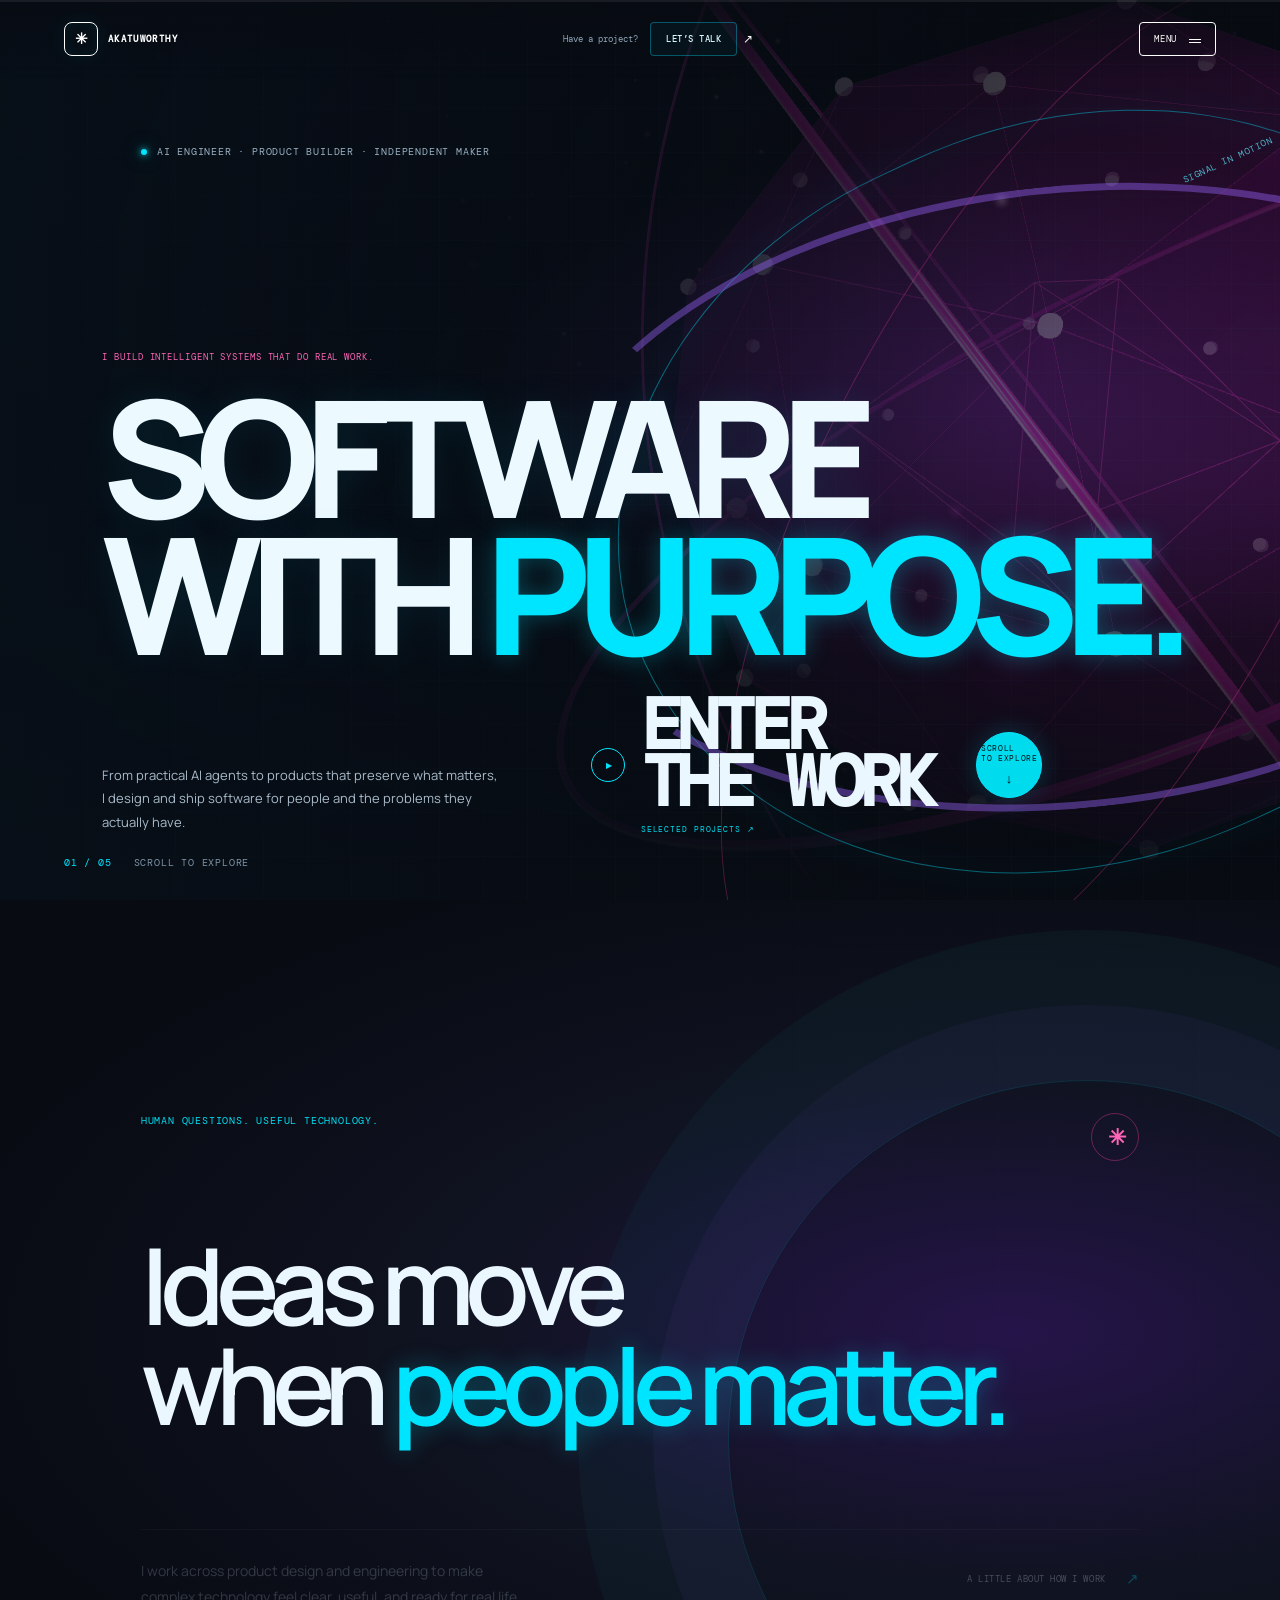
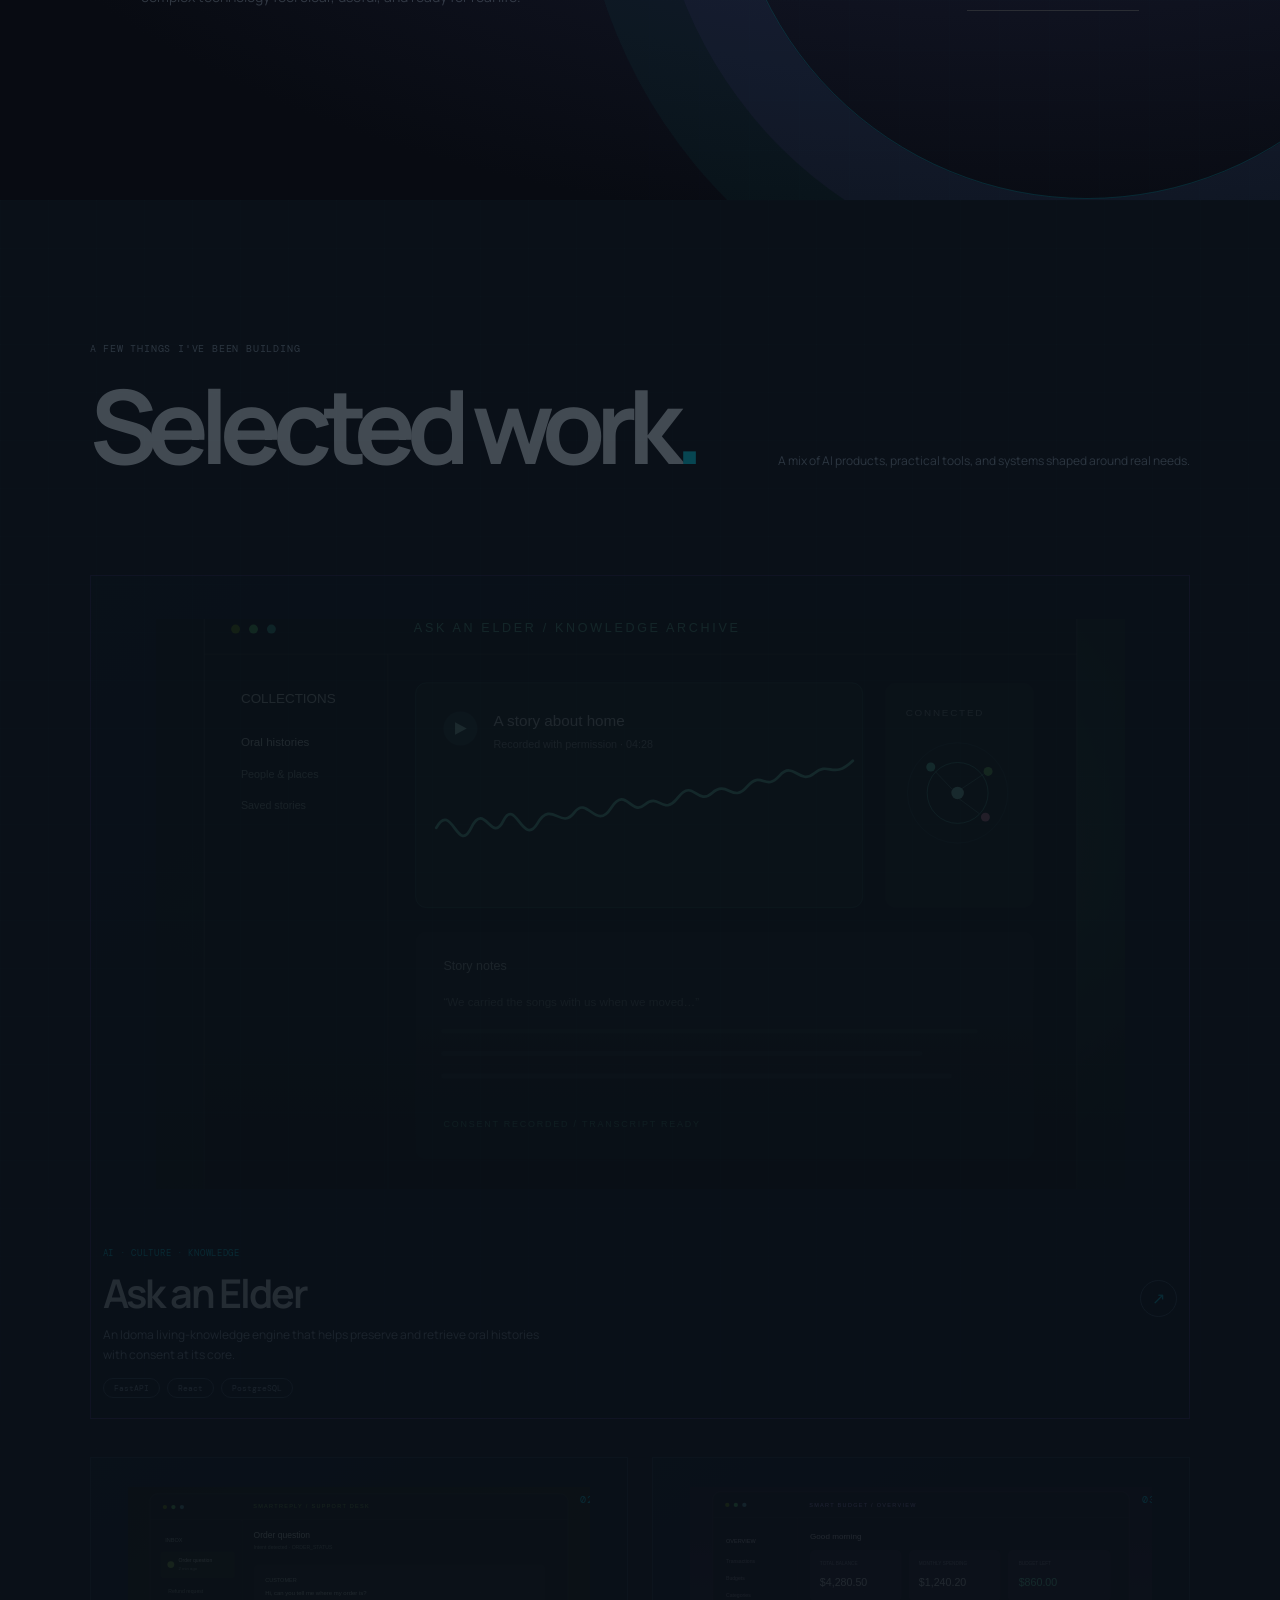
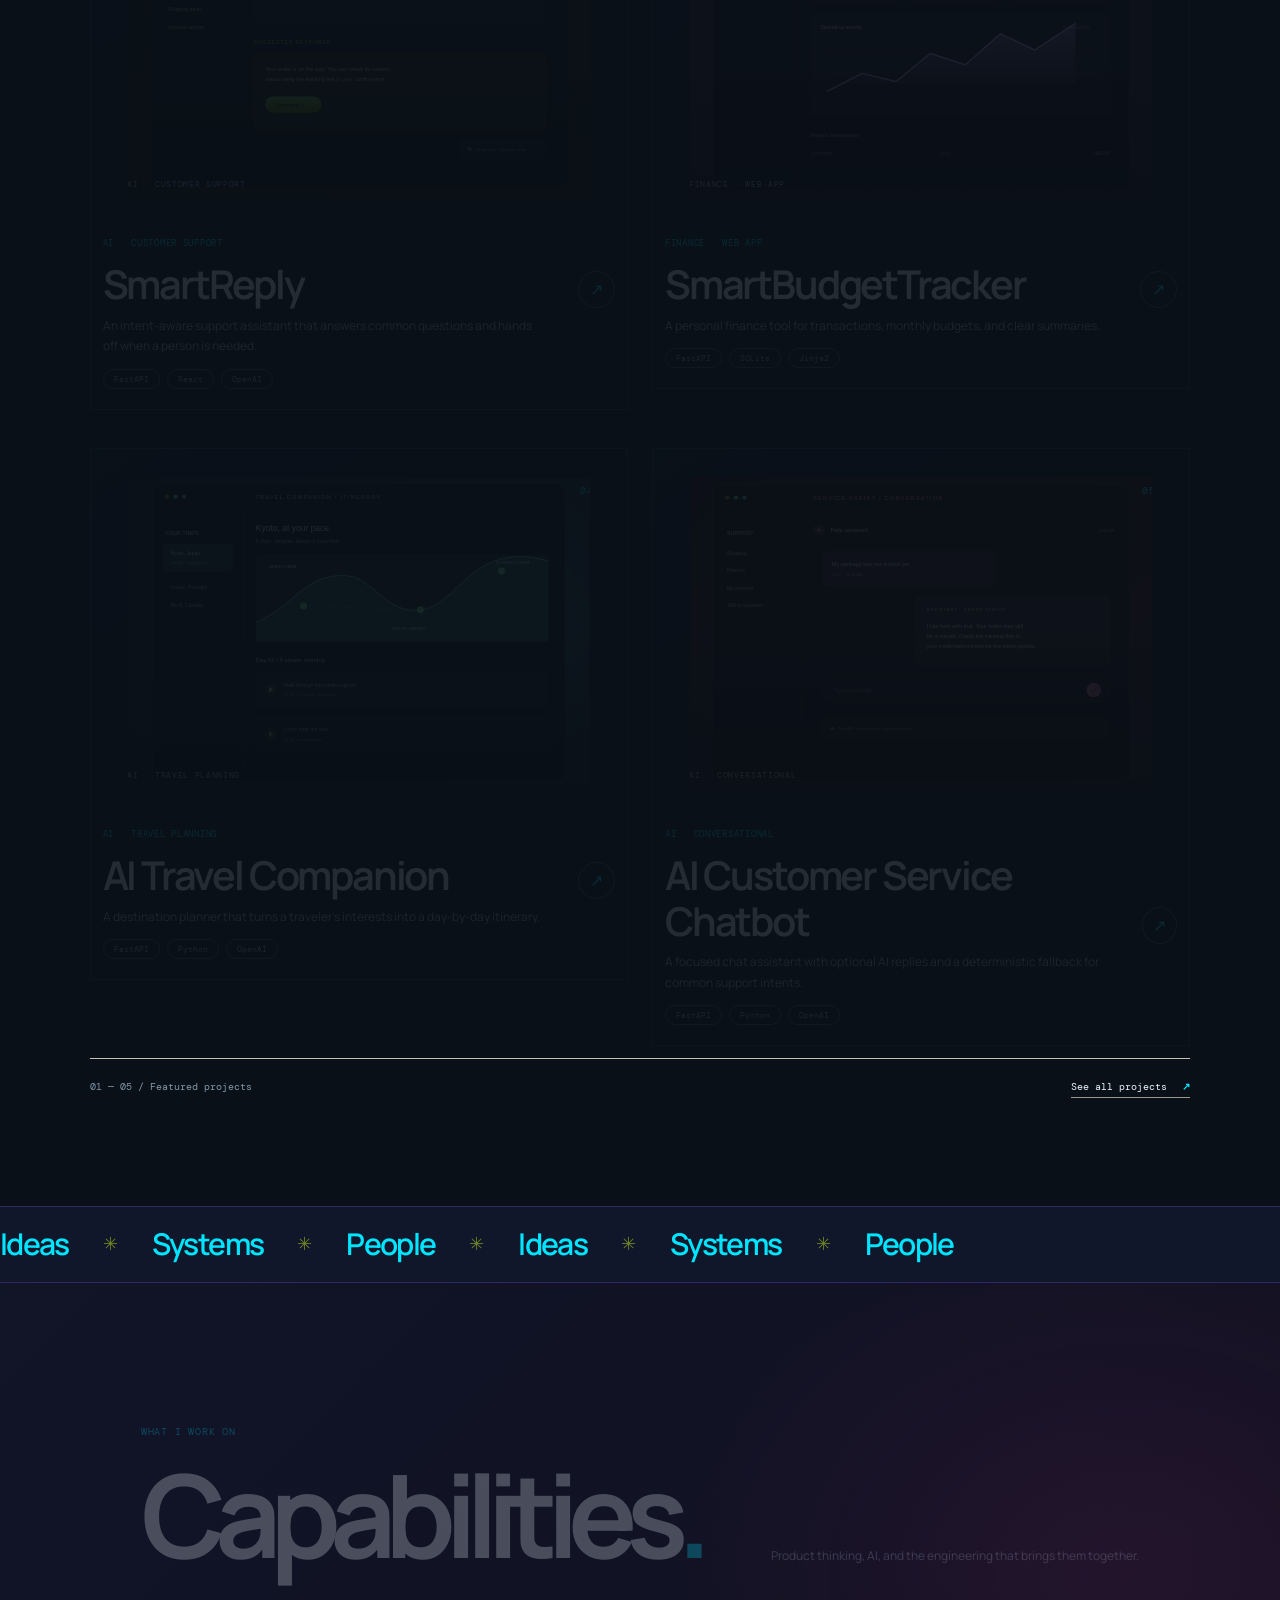
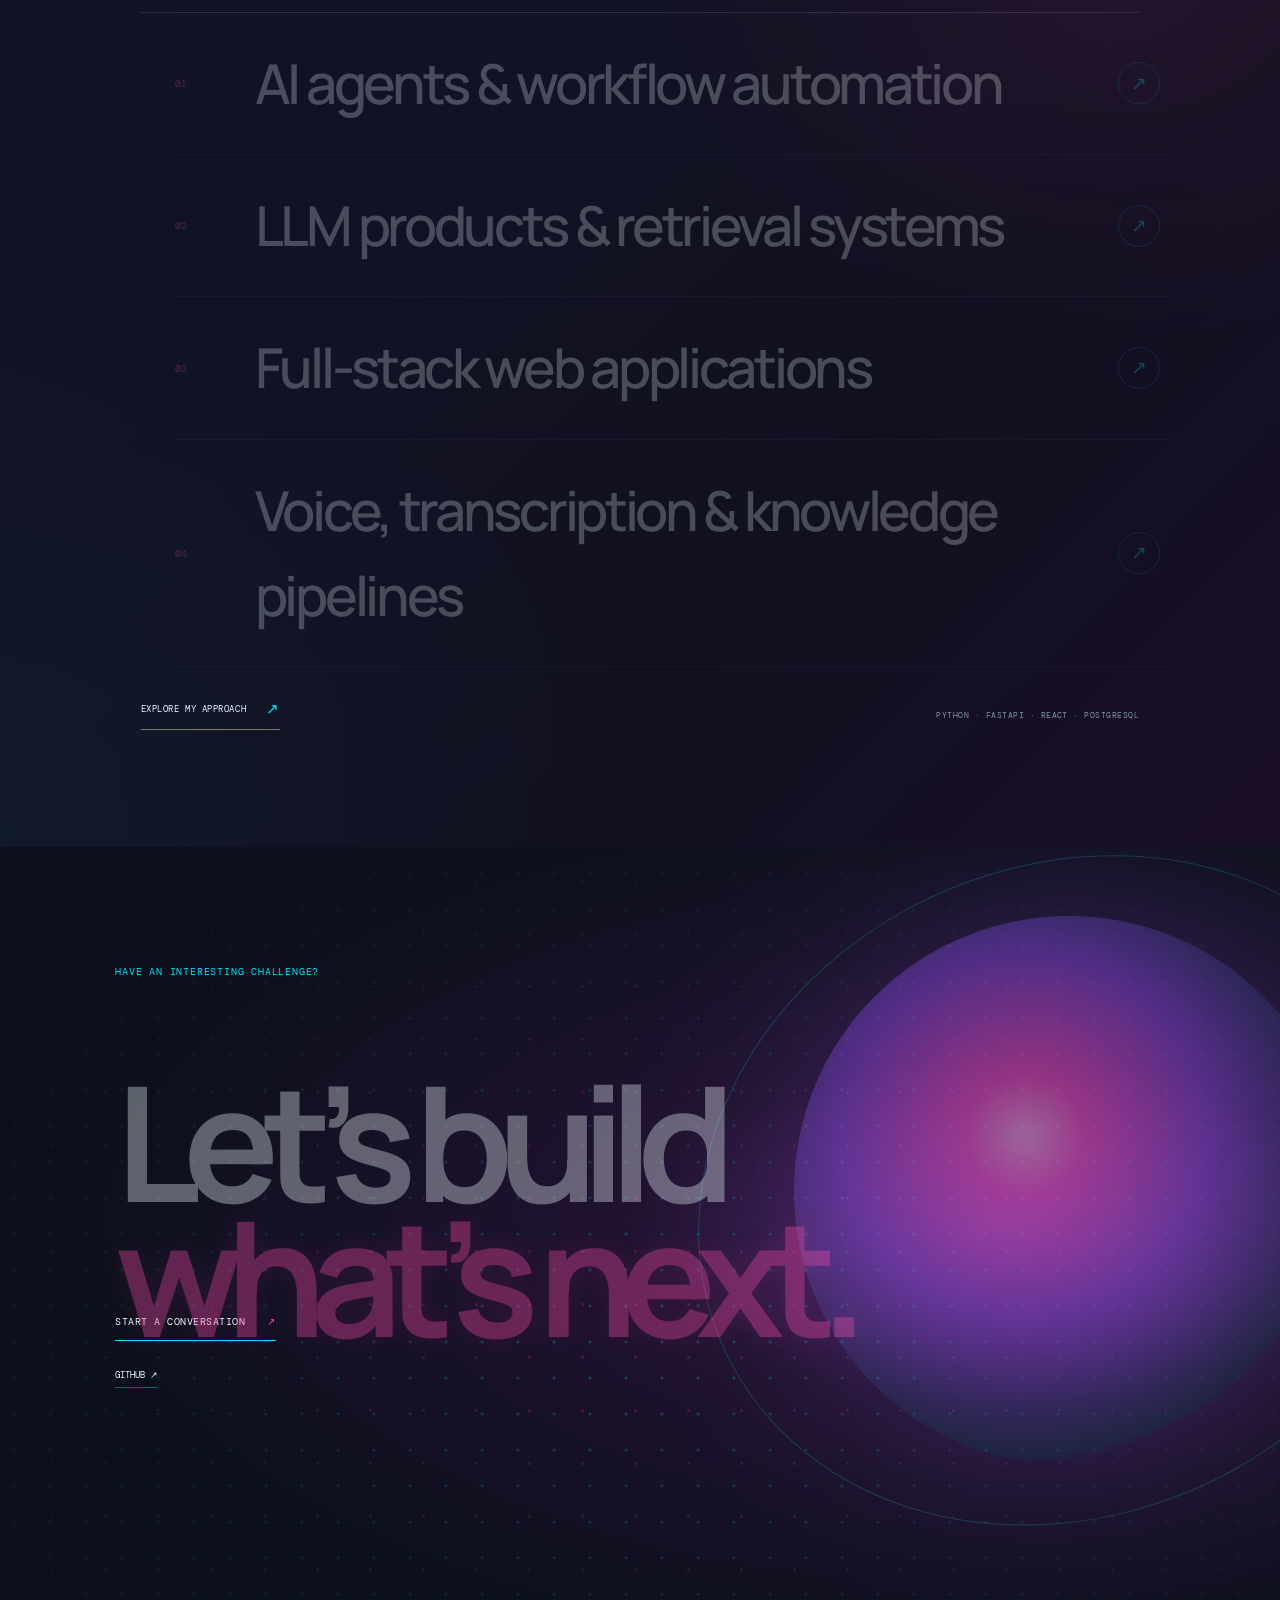
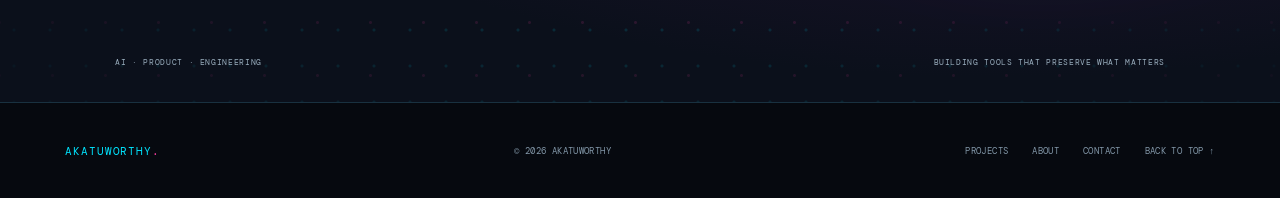
<file: index.html>
<!DOCTYPE html>
<html lang="en">
<head>
  <meta charset="UTF-8"><meta name="viewport" content="width=device-width, initial-scale=1">
  <meta name="theme-color" content="#080b12">
  <title>akatuworthy — AI Engineer &amp; Builder</title>
  <meta name="description" content="AI systems and thoughtful software by akatuworthy.">
  <script>document.documentElement.classList.add('js')</script>
  <link rel="preconnect" href="https://fonts.googleapis.com"><link rel="preconnect" href="https://fonts.gstatic.com" crossorigin>
  <link href="https://fonts.googleapis.com/css2?family=DM+Mono:wght@400;500&family=Manrope:wght@400;500;600;700;800&display=swap" rel="stylesheet">
  <link rel="stylesheet" href="styles.css"><link rel="stylesheet" href="pages.css"><link rel="stylesheet" href="reference.css"><link rel="stylesheet" href="cyberpunk.css">
</head>
<body data-page="home">
  <div class="page-curtain" aria-hidden="true"></div>
  <div id="canvas-container" class="canvas-container" aria-hidden="true"></div><div class="canvas-overlay" aria-hidden="true"></div>
  <div class="scroll-progress" aria-hidden="true"><span id="scrollProgressBar"></span></div>
  <a class="skip-link" href="#about">Skip to content</a>
  <header class="site-header">
    <a class="brand" href="index.html" aria-label="Home"><span class="brand-symbol">✳</span><span class="brand-name" data-content="name"></span></a>
    <a class="header-mail" href="contact.html"><span>Have a project?</span><b>Let’s talk</b><i>↗</i></a>
    <button class="menu-button" id="navToggle" aria-label="Open menu" aria-expanded="false" aria-controls="navMenu"><span class="menu-label">Menu</span><i></i><i></i></button>
  </header>
  <nav class="menu-overlay" id="navMenu" aria-label="Main menu" aria-hidden="true">
    <div class="menu-top"><span>Navigate</span><button id="menuClose" type="button">Close <b>×</b></button></div>
    <div class="menu-links" id="navLinks"></div>
    <div class="menu-bottom"><span data-content="role"></span><a data-email-link href="mailto:akatuworthy@gmail.com"></a></div>
  </nav>
  <main id="top">
    <section class="hero" aria-labelledby="hero-title">
      <div class="hero-kicker"><span class="status-dot"></span><span data-content="home.kicker"></span></div>
      <div class="hero-copy">
        <p class="hero-overline" data-content="home.subline"></p>
        <h1 id="hero-title" data-html="home.headline"></h1>
        <div class="hero-bottom"><p class="hero-description" data-content="home.description"></p><div class="hero-actions"><button class="hero-reel" id="openPortfolioReel" type="button" aria-label="Browse selected projects"><span class="reel-play" aria-hidden="true">▶</span><span class="reel-words"><b>Enter</b><b>the work</b><small>Selected projects ↗</small></span></button><a class="circle-link" href="#work" aria-label="Explore selected work"><span>Scroll<br>to explore</span><b>↓</b></a></div></div>
      </div>
      <div class="hero-index"><span>01 / 05</span><span data-content="home.cue"></span></div>
      <div class="hero-orbit" aria-hidden="true"><span class="orbit-label">Signal in motion</span></div>
    </section>
    <section class="about section-wrap" id="about">
      <div class="about-top"><p class="eyebrow" data-content="home.chapterEyebrow"></p><span class="about-mark">✳</span></div>
      <h2 class="about-statement reveal" data-html="home.chapterTitle"></h2>
      <div class="about-bottom"><p data-content="home.chapterBody"></p><a class="text-link" href="about.html">A little about how I work <span>↗</span></a></div>
    </section>
    <section class="work section-wrap" id="work">
      <div class="section-heading"><div><p class="eyebrow" data-content="home.selectedEyebrow"></p><h2><span data-content="home.selectedTitle"></span><span class="accent-dot">.</span></h2></div><p class="section-note" data-content="home.selectedBody"></p></div>
      <div class="work-rail"><div class="work-grid" id="featuredProjects"></div></div>
      <div class="work-footer"><span id="featuredCount">01 — 05 / Featured projects</span><a href="work.html">See all projects <b>↗</b></a></div>
    </section>
    <div class="marquee" aria-hidden="true"><div class="marquee-track" id="marqueeTrack"></div></div>
    <section class="services section-wrap" id="services">
      <div class="section-heading"><div><p class="eyebrow">What I work on</p><h2>Capabilities<span class="accent-dot">.</span></h2></div><p class="section-note">Product thinking, AI, and the engineering that brings them together.</p></div>
      <div class="service-list" id="serviceList"></div>
      <div class="services-foot"><a class="text-link" href="about.html">Explore my approach <span>↗</span></a><span>Python · FastAPI · React · PostgreSQL</span></div>
    </section>
    <section class="contact" id="contact">
      <div class="contact-inner"><p class="eyebrow">Have an interesting challenge?</p><h2>Let’s build<br><em>what’s next.</em></h2><a class="contact-link" data-email-link href="mailto:akatuworthy@gmail.com">Start a conversation <span>↗</span></a><div class="social-links" id="socialLinks" data-social-links></div></div>
      <div class="contact-orb" aria-hidden="true"></div><div class="contact-bottom"><span data-content="contact.focus"></span><span data-content="contact.mission"></span></div>
    </section>
  </main>
  <dialog class="portfolio-reel" id="portfolioReel" aria-labelledby="reelTitle">
    <div class="portfolio-reel-top"><span>Selected work / Project reel</span><button id="closePortfolioReel" type="button">Close <b>×</b></button></div>
    <div class="portfolio-reel-main"><div class="portfolio-reel-art"><img id="reelImage" src="assets/projects/project-one.svg" alt=""><span id="reelKind"></span></div><div class="portfolio-reel-copy"><p class="eyebrow" id="reelIndex"></p><h2 id="reelTitle"></h2><p id="reelDescription"></p><a id="reelCaseLink" href="work.html">View case study <span>↗</span></a></div></div>
    <div class="portfolio-reel-controls"><button id="reelPrevious" type="button" aria-label="Previous project">←</button><div id="reelProgress" role="group" aria-label="Choose a project"></div><button id="reelNext" type="button" aria-label="Next project">→</button><span id="reelCount" aria-live="polite"></span></div>
  </dialog>
  <footer class="site-footer"><a class="footer-brand" href="index.html"><span data-content="name"></span><span>.</span></a><span>© <span id="year"></span> <span data-content="name"></span></span><div><a href="work.html">Projects</a><a href="about.html">About</a><a href="contact.html">Contact</a><a href="#top">Back to top ↑</a></div></footer>
  <script src="portfolio-data.js"></script><script src="vendor/three.min.js"></script><script src="vendor/lenis.min.js"></script><script src="vendor/gsap.min.js"></script><script src="vendor/ScrollTrigger.min.js"></script><script src="three-scene.js"></script><script src="script.js"></script>
</body>
</html>
</file>
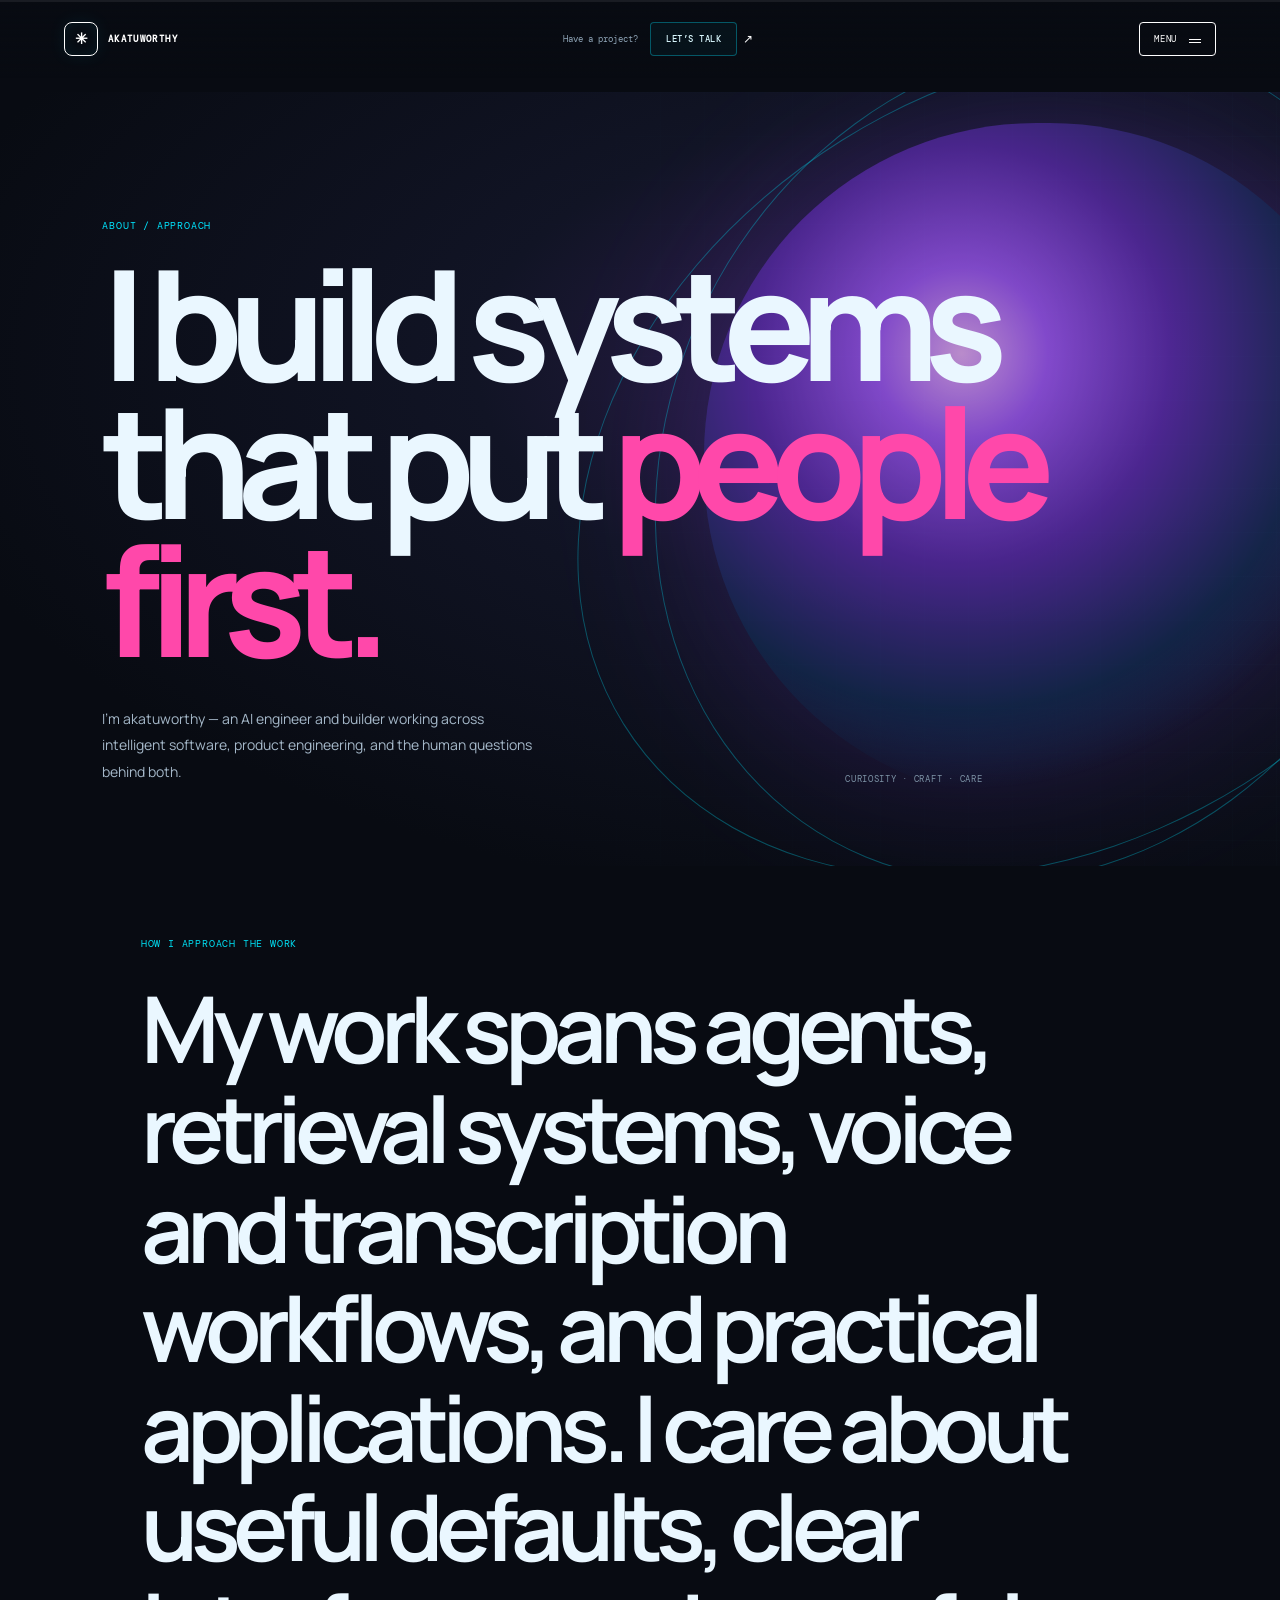
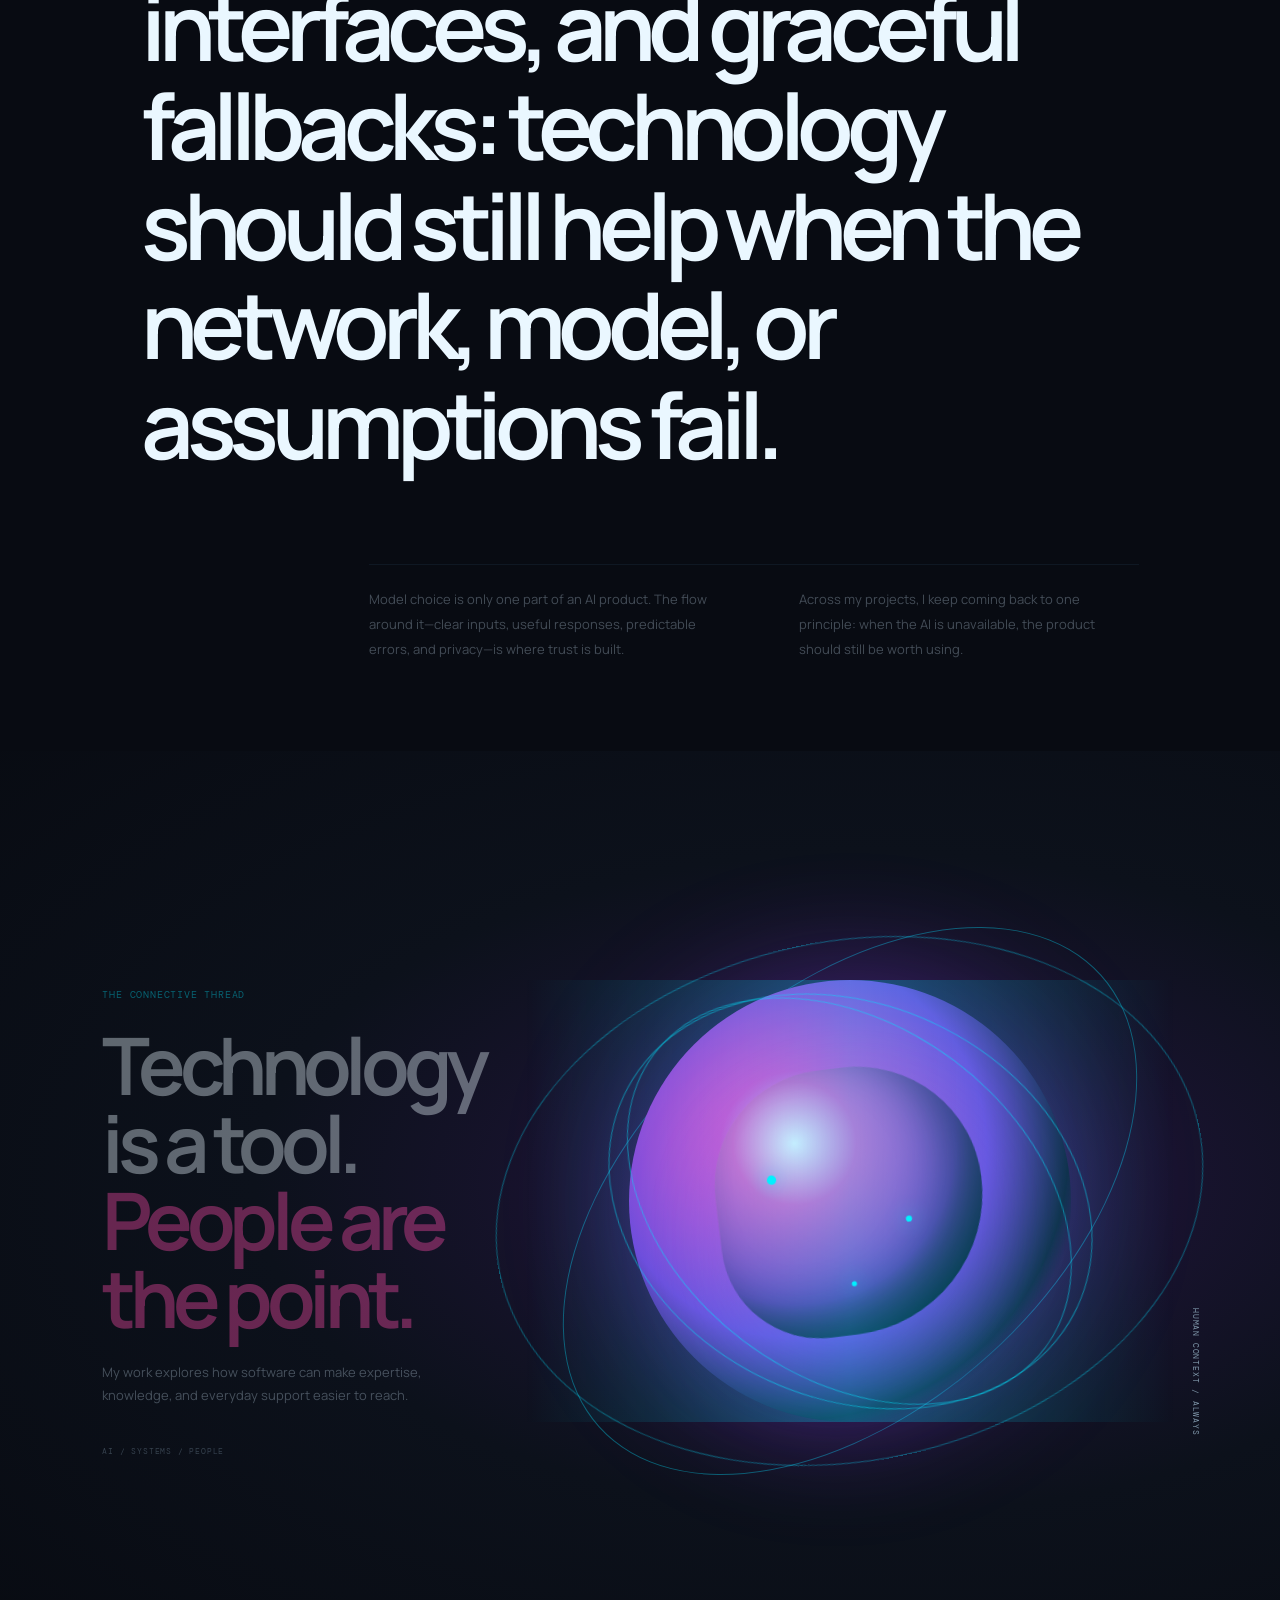
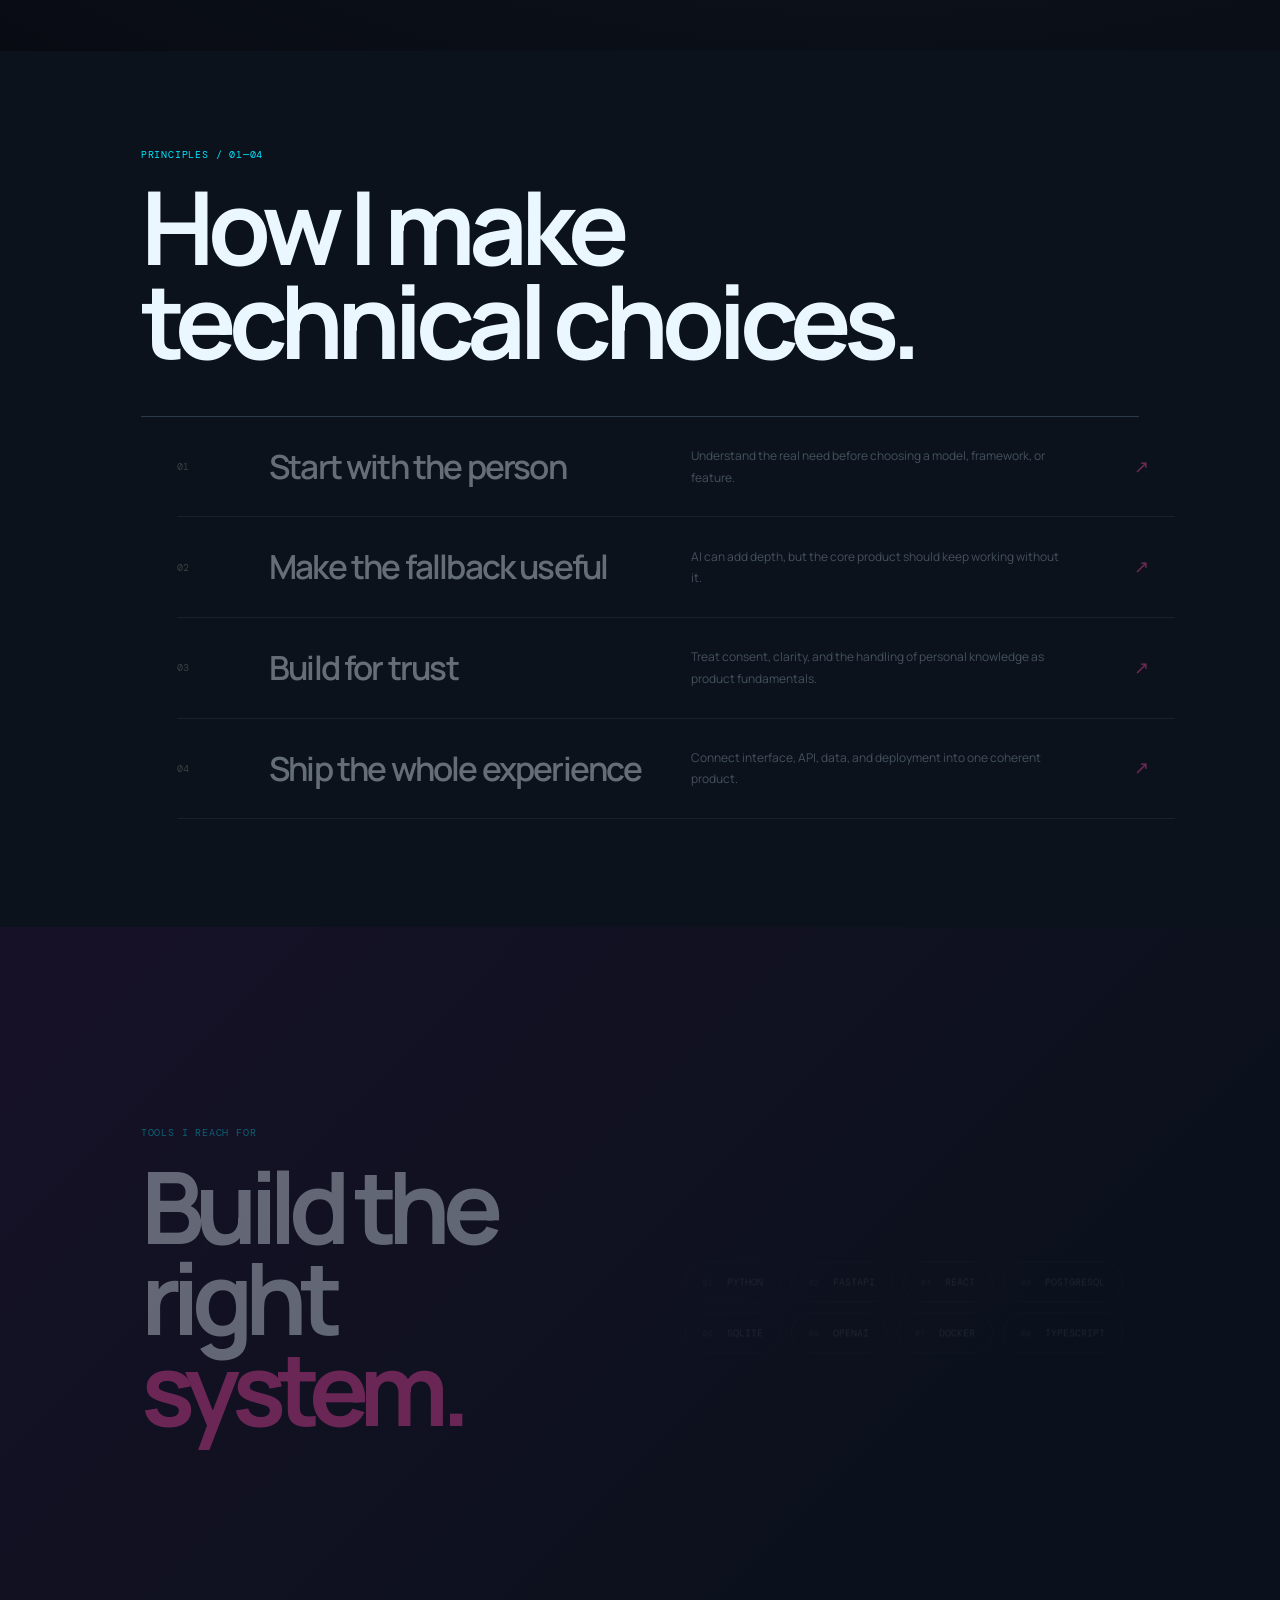
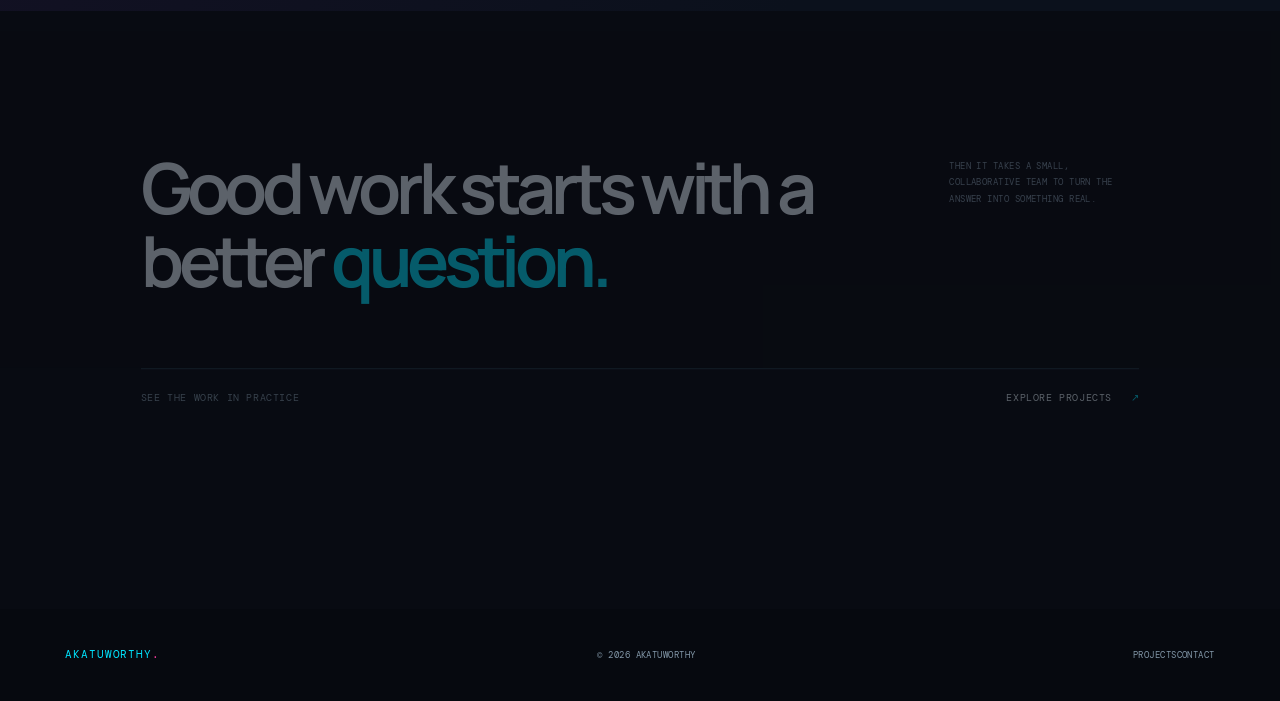
<file: about.html>
<!DOCTYPE html>
<html lang="en">
<head>
  <meta charset="UTF-8"><meta name="viewport" content="width=device-width, initial-scale=1">
  <meta name="theme-color" content="#080b12"><title>About — akatuworthy</title>
  <meta name="description" content="The approach behind akatuworthy's AI and software projects.">
  <script>document.documentElement.classList.add('js')</script>
  <link rel="preconnect" href="https://fonts.googleapis.com"><link rel="preconnect" href="https://fonts.gstatic.com" crossorigin>
  <link href="https://fonts.googleapis.com/css2?family=DM+Mono:wght@400;500&family=Manrope:wght@400;500;600;700;800&display=swap" rel="stylesheet">
  <link rel="stylesheet" href="styles.css"><link rel="stylesheet" href="pages.css"><link rel="stylesheet" href="reference.css"><link rel="stylesheet" href="cyberpunk.css">
</head>
<body data-page="about">
  <div class="page-curtain" aria-hidden="true"></div><div id="canvas-container" class="canvas-container" aria-hidden="true"></div><div class="canvas-overlay" aria-hidden="true"></div><div class="scroll-progress" aria-hidden="true"><span id="scrollProgressBar"></span></div>
  <a class="skip-link" href="#about-story">Skip to content</a>
  <header class="site-header"><a class="brand" href="index.html" aria-label="Home"><span class="brand-symbol">✳</span><span class="brand-name" data-content="name"></span></a><a class="header-mail" href="contact.html"><span>Have a project?</span><b>Let’s talk</b><i>↗</i></a><button class="menu-button" id="navToggle" aria-label="Open menu" aria-expanded="false" aria-controls="navMenu"><span class="menu-label">Menu</span><i></i><i></i></button></header>
  <nav class="menu-overlay" id="navMenu" aria-label="Main menu" aria-hidden="true"><div class="menu-top"><span>Navigate</span><button id="menuClose" type="button">Close <b>×</b></button></div><div class="menu-links" id="navLinks"></div><div class="menu-bottom"><span data-content="role"></span><a data-email-link href="mailto:akatuworthy@gmail.com"></a></div></nav>
  <main id="top" class="inner-page about-page">
    <section class="inner-hero about-route-hero" id="about-story"><div class="inner-hero-art" aria-hidden="true"></div><p class="eyebrow" data-content="about.eyebrow"></p><h1 data-html="about.headline"></h1><div class="inner-hero-note"><p data-content="about.intro"></p><span class="inner-hero-index">Curiosity · Craft · Care</span></div></section>
    <section class="about-intro">
      <p class="eyebrow">How I approach the work</p>
      <h2 class="reveal" data-content="about.body"></h2>
      <div class="about-intro-copy"><p>Model choice is only one part of an AI product. The flow around it—clear inputs, useful responses, predictable errors, and privacy—is where trust is built.</p><p>Across my projects, I keep coming back to one principle: when the AI is unavailable, the product should still be worth using.</p></div>
    </section>
    <section class="portrait-stage" aria-label="A visual study of signal and human knowledge">
      <div class="portrait-copy"><p class="eyebrow">The connective thread</p><h2>Technology is a tool.<br><em>People are the point.</em></h2><p>My work explores how software can make expertise, knowledge, and everyday support easier to reach.</p><span class="portrait-index">AI / SYSTEMS / PEOPLE</span></div>
      <div class="portrait-visual" aria-hidden="true"><div class="portrait-orbit orbit-a"></div><div class="portrait-orbit orbit-b"></div><div class="portrait-glow"></div><div class="about-core"><span></span><i></i><b></b></div><div class="portrait-scan"></div><span class="portrait-side-label">HUMAN CONTEXT / ALWAYS</span></div>
    </section>
    <section class="about-pillars"><p class="eyebrow">Principles / 01—04</p><h2>How I make<br>technical choices.</h2><div class="pillar-list" id="principleList"></div></section>
    <section class="skills-stage"><div><p class="eyebrow">Tools I reach for</p><h2>Build the right<br><em>system.</em></h2></div><div class="skill-cloud" id="skillList"></div></section>
    <section class="about-note"><h2>Good work starts with a better <em>question.</em></h2><p>Then it takes a small, collaborative team to turn the answer into something real.</p></section>
    <div class="archive-bottom about-link-row"><span>See the work in practice</span><a href="work.html">Explore projects <span>↗</span></a></div>
  </main>
  <footer class="inner-footer"><a class="footer-brand" href="index.html"><span data-content="name"></span><span>.</span></a><span>© <span id="year"></span> <span data-content="name"></span></span><div><a href="work.html">Projects</a><a href="contact.html">Contact</a></div></footer>
  <script src="portfolio-data.js"></script><script src="vendor/three.min.js"></script><script src="vendor/lenis.min.js"></script><script src="vendor/gsap.min.js"></script><script src="vendor/ScrollTrigger.min.js"></script><script src="three-scene.js"></script><script src="script.js"></script>
</body>
</html>
</file>
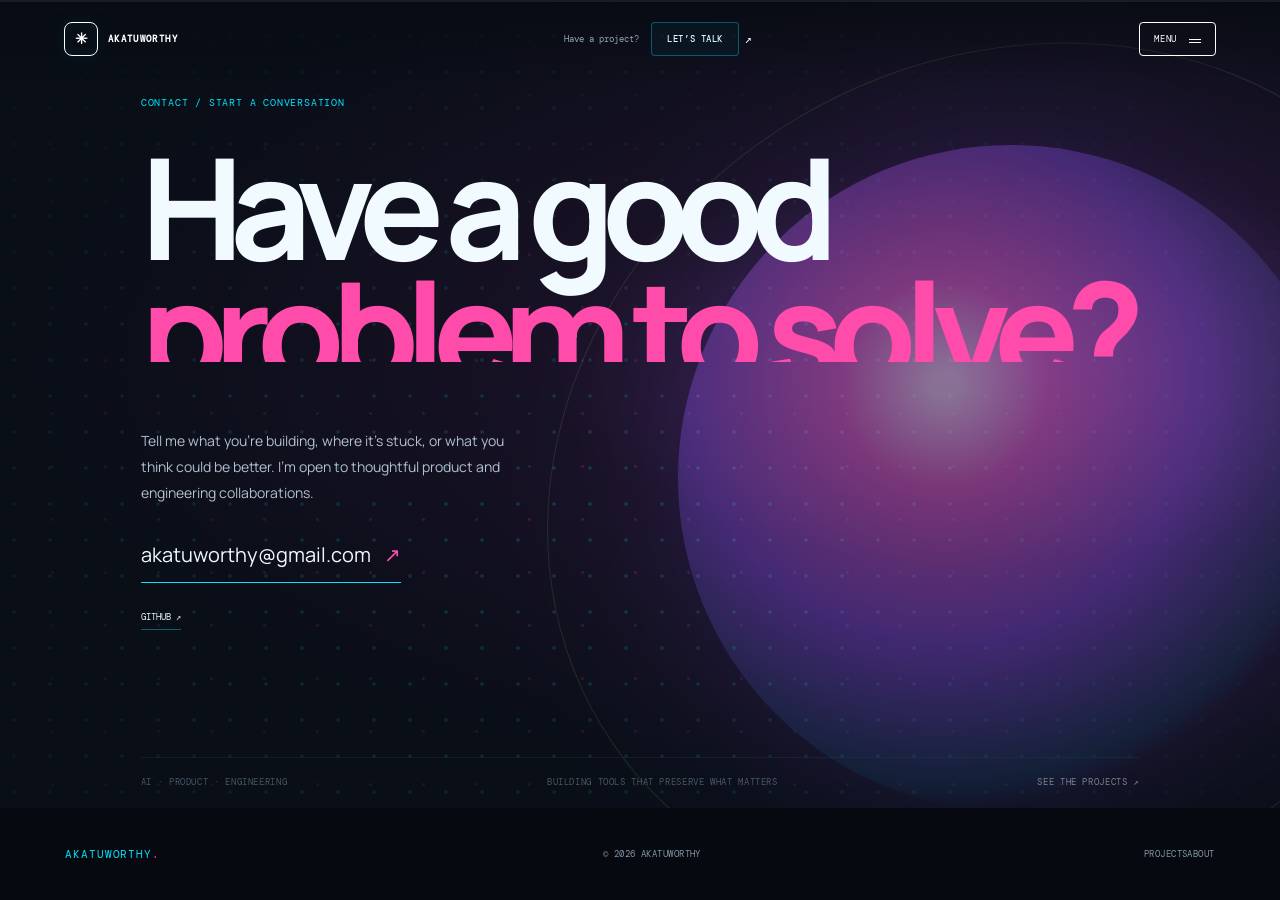
<file: contact.html>
<!DOCTYPE html>
<html lang="en">
<head>
  <meta charset="UTF-8"><meta name="viewport" content="width=device-width, initial-scale=1">
  <meta name="theme-color" content="#080b12"><title>Contact — akatuworthy</title>
  <meta name="description" content="Contact akatuworthy about a product, AI system, or software project.">
  <script>document.documentElement.classList.add('js')</script>
  <link rel="preconnect" href="https://fonts.googleapis.com"><link rel="preconnect" href="https://fonts.gstatic.com" crossorigin>
  <link href="https://fonts.googleapis.com/css2?family=DM+Mono:wght@400;500&family=Manrope:wght@400;500;600;700;800&display=swap" rel="stylesheet">
  <link rel="stylesheet" href="styles.css"><link rel="stylesheet" href="pages.css"><link rel="stylesheet" href="reference.css"><link rel="stylesheet" href="cyberpunk.css">
</head>
<body data-page="contact">
  <div class="page-curtain" aria-hidden="true"></div><div class="scroll-progress" aria-hidden="true"><span id="scrollProgressBar"></span></div>
  <a class="skip-link" href="#contact-main">Skip to content</a>
  <header class="site-header"><a class="brand" href="index.html" aria-label="Home"><span class="brand-symbol">✳</span><span class="brand-name" data-content="name"></span></a><a class="header-mail" href="mailto:akatuworthy@gmail.com"><span>Have a project?</span><b>Let’s talk</b><i>↗</i></a><button class="menu-button" id="navToggle" aria-label="Open menu" aria-expanded="false" aria-controls="navMenu"><span class="menu-label">Menu</span><i></i><i></i></button></header>
  <nav class="menu-overlay" id="navMenu" aria-label="Main menu" aria-hidden="true"><div class="menu-top"><span>Navigate</span><button id="menuClose" type="button">Close <b>×</b></button></div><div class="menu-links" id="navLinks"></div><div class="menu-bottom"><span data-content="role"></span><a data-email-link href="mailto:akatuworthy@gmail.com"></a></div></nav>
  <main id="top" class="inner-page contact-page">
    <div class="contact-page-orb" aria-hidden="true"></div>
    <section class="contact-main" id="contact-main"><p class="eyebrow" data-content="contact.eyebrow"></p><h1 data-html="contact.headline"></h1><p class="contact-page-intro" data-content="contact.intro"></p><a class="contact-email" data-email-link href="mailto:akatuworthy@gmail.com"><span data-content="email"></span><span>↗</span></a><div class="social-links" data-social-links></div></section>
    <div class="contact-detail-row"><span data-content="contact.focus"></span><span data-content="contact.mission"></span><a href="work.html">See the projects ↗</a></div>
  </main>
  <footer class="inner-footer"><a class="footer-brand" href="index.html"><span data-content="name"></span><span>.</span></a><span>© <span id="year"></span> <span data-content="name"></span></span><div><a href="work.html">Projects</a><a href="about.html">About</a></div></footer>
  <script src="portfolio-data.js"></script><script src="vendor/gsap.min.js"></script><script src="vendor/ScrollTrigger.min.js"></script><script src="script.js"></script>
</body>
</html>
</file>
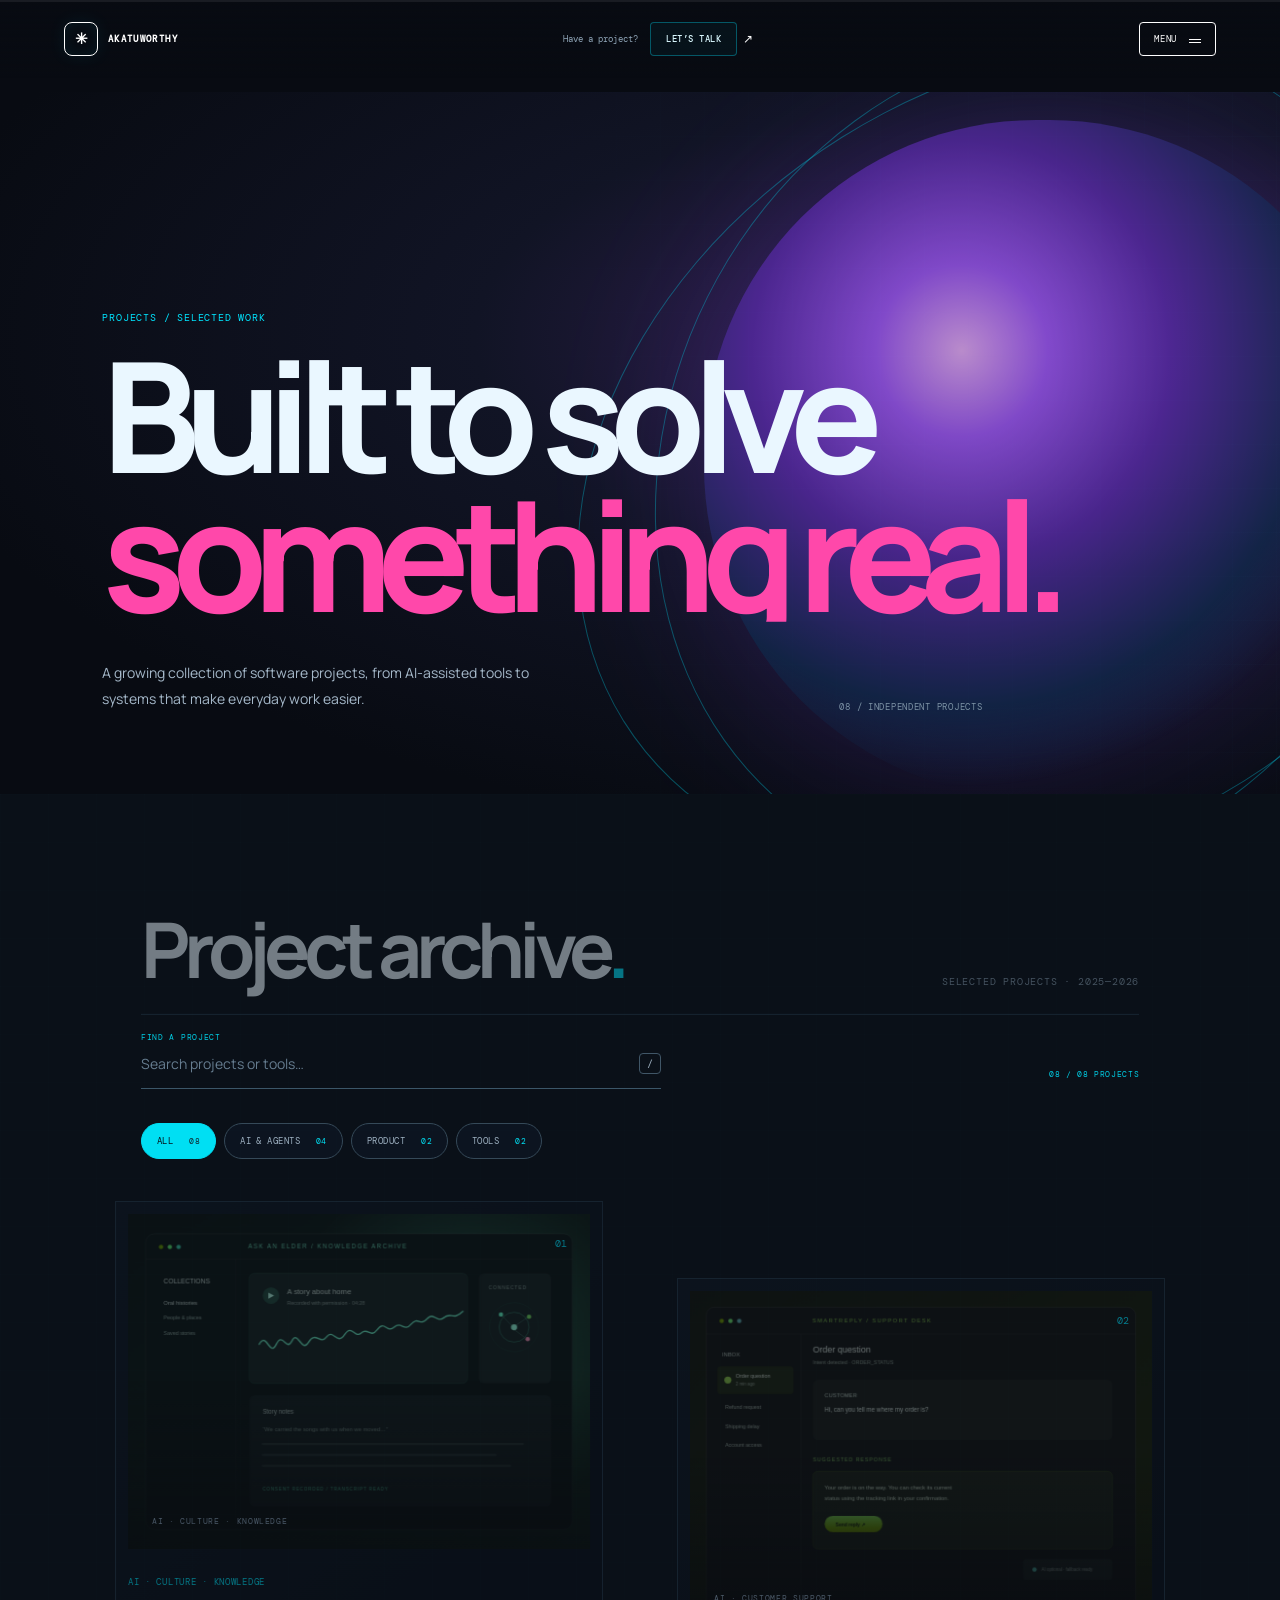
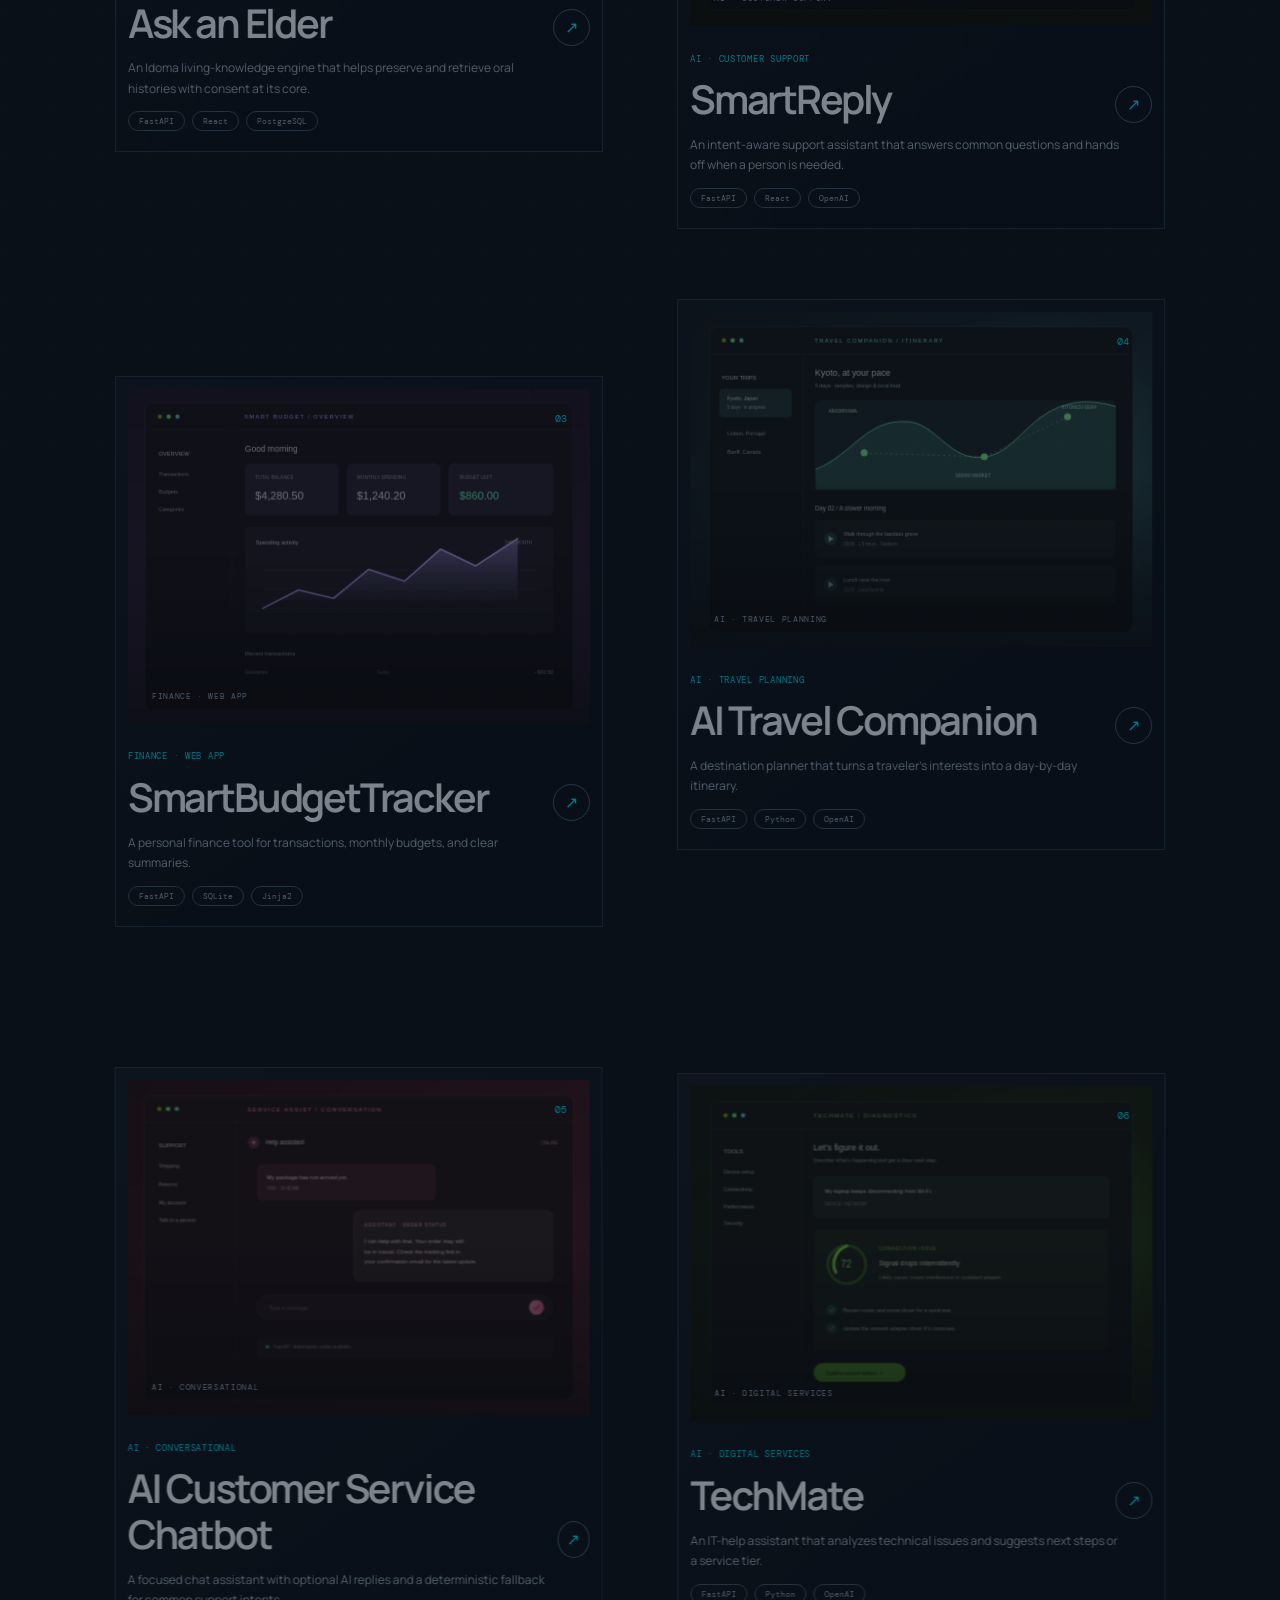
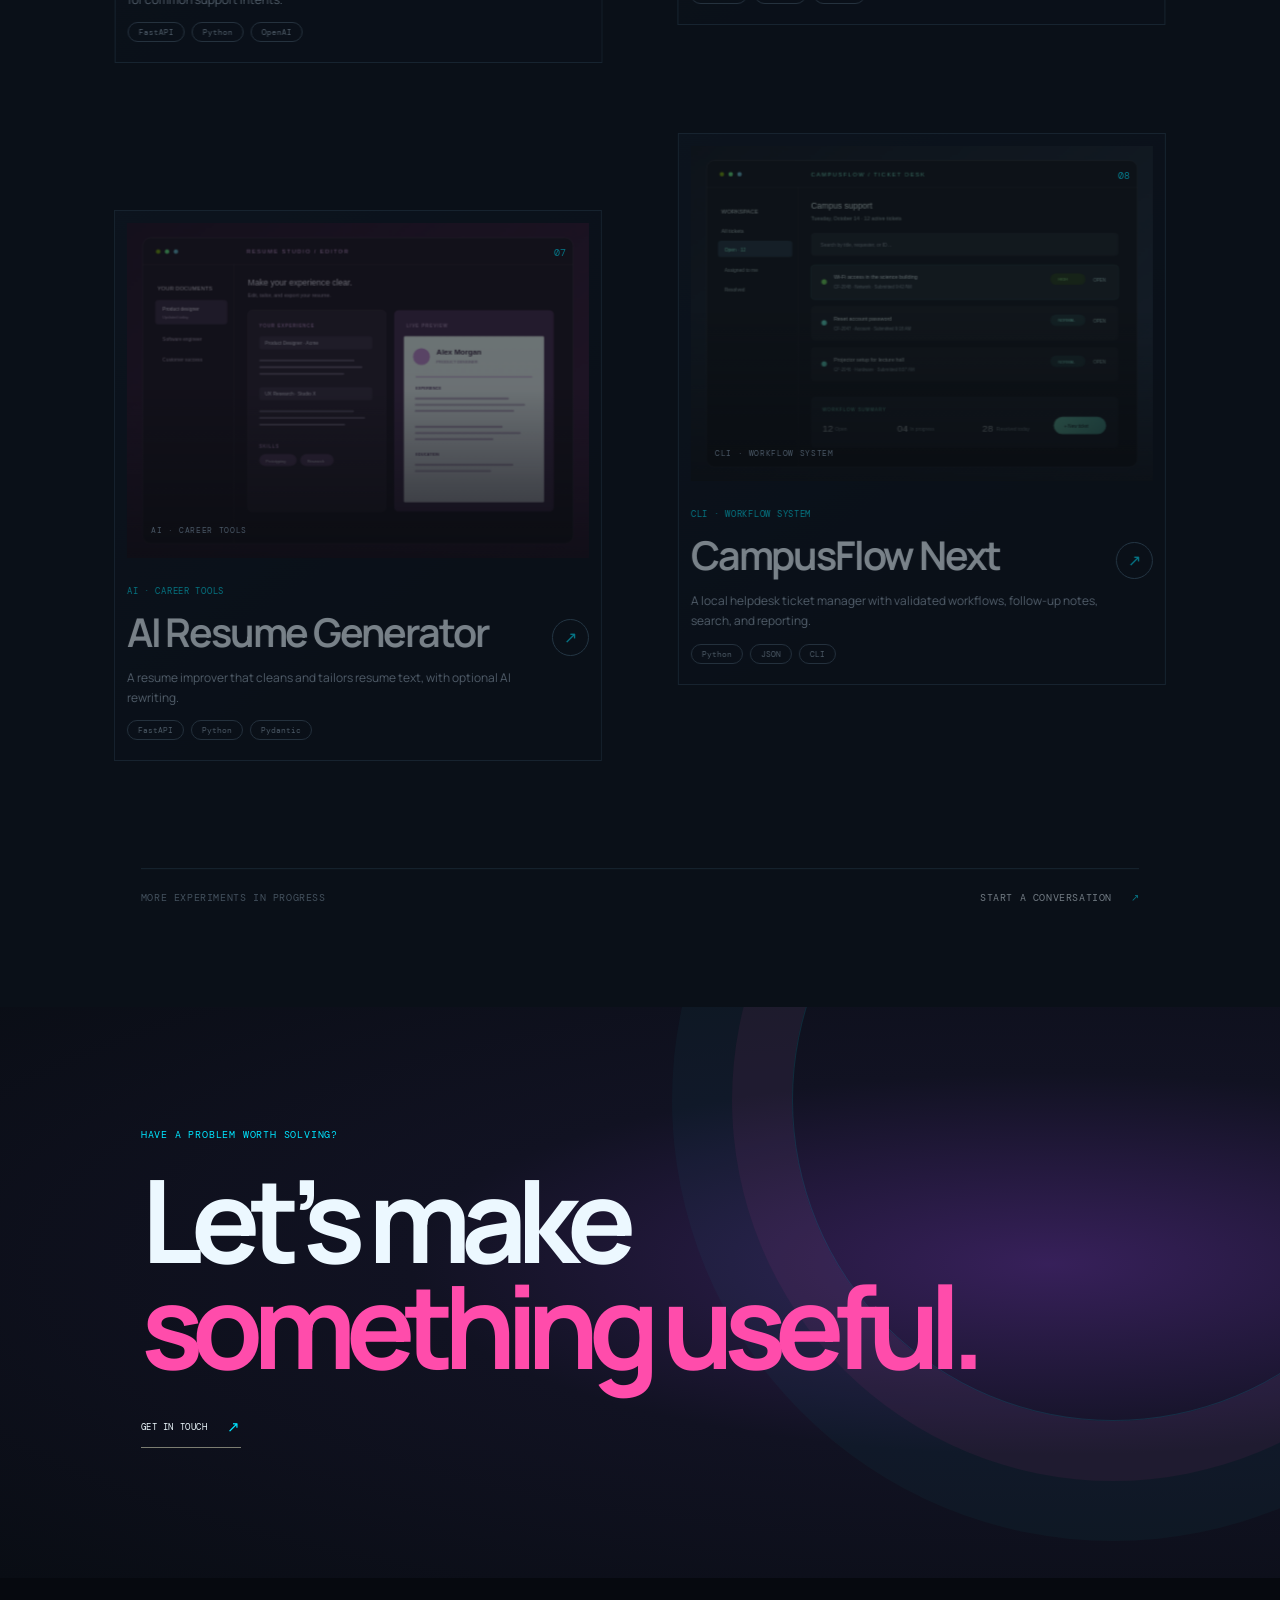
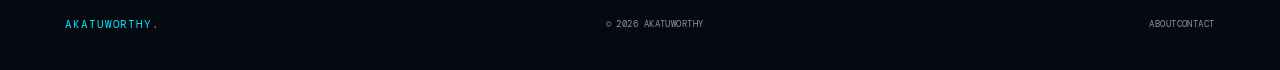
<file: work.html>
<!DOCTYPE html>
<html lang="en">
<head>
  <meta charset="UTF-8"><meta name="viewport" content="width=device-width, initial-scale=1">
  <meta name="theme-color" content="#080b12"><title>Projects — akatuworthy</title>
  <meta name="description" content="AI products and practical software projects by akatuworthy.">
  <script>document.documentElement.classList.add('js')</script>
  <link rel="preconnect" href="https://fonts.googleapis.com"><link rel="preconnect" href="https://fonts.gstatic.com" crossorigin>
  <link href="https://fonts.googleapis.com/css2?family=DM+Mono:wght@400;500&family=Manrope:wght@400;500;600;700;800&display=swap" rel="stylesheet">
  <link rel="stylesheet" href="styles.css"><link rel="stylesheet" href="pages.css"><link rel="stylesheet" href="reference.css"><link rel="stylesheet" href="cyberpunk.css">
</head>
<body data-page="work">
  <div class="page-curtain" aria-hidden="true"></div><div class="scroll-progress" aria-hidden="true"><span id="scrollProgressBar"></span></div>
  <a class="skip-link" href="#projects">Skip to content</a>
  <header class="site-header"><a class="brand" href="index.html" aria-label="Home"><span class="brand-symbol">✳</span><span class="brand-name" data-content="name"></span></a><a class="header-mail" href="contact.html"><span>Have a project?</span><b>Let’s talk</b><i>↗</i></a><button class="menu-button" id="navToggle" aria-label="Open menu" aria-expanded="false" aria-controls="navMenu"><span class="menu-label">Menu</span><i></i><i></i></button></header>
  <nav class="menu-overlay" id="navMenu" aria-label="Main menu" aria-hidden="true"><div class="menu-top"><span>Navigate</span><button id="menuClose" type="button">Close <b>×</b></button></div><div class="menu-links" id="navLinks"></div><div class="menu-bottom"><span data-content="role"></span><a data-email-link href="mailto:akatuworthy@gmail.com"></a></div></nav>
  <main id="top" class="inner-page archive-page">
    <section class="inner-hero work-route-hero"><div class="inner-hero-art" aria-hidden="true"></div><p class="eyebrow" data-content="work.eyebrow"></p><h1 data-html="work.headline"></h1><div class="inner-hero-note"><p data-content="work.intro"></p><span class="inner-hero-index" id="workProjectCount">Independent projects</span></div></section>
    <section class="archive-section" id="projects"><div class="archive-top"><h2>Project archive<span class="accent-dot">.</span></h2><p id="archivePeriod">Scroll to explore</p></div>
      <div class="archive-tools"><label class="project-search"><span>Find a project</span><input id="projectSearch" type="search" placeholder="Search projects or tools…" autocomplete="off"><kbd>/</kbd></label><p id="projectResultCount" aria-live="polite"></p></div>
      <div class="project-filters" role="group" aria-label="Filter projects"><button class="is-active" data-project-filter="All">All projects <span>08</span></button><button data-project-filter="AI &amp; Agents">AI &amp; agents</button><button data-project-filter="Product">Product</button><button data-project-filter="Tools">Tools</button></div>
      <div class="archive-grid" id="archiveProjects"></div><p class="archive-empty" id="archiveEmpty" hidden>No projects match that search. Try a different term.</p>
      <div class="archive-bottom"><span>More experiments in progress</span><a href="contact.html">Start a conversation <span>↗</span></a></div>
    </section>
    <section class="archive-cta"><p class="eyebrow">Have a problem worth solving?</p><h2>Let’s make<br><em>something useful.</em></h2><a class="text-link" href="contact.html">Get in touch <span>↗</span></a></section>
  </main>
  <footer class="inner-footer"><a class="footer-brand" href="index.html"><span data-content="name"></span><span>.</span></a><span>© <span id="year"></span> <span data-content="name"></span></span><div><a href="about.html">About</a><a href="contact.html">Contact</a></div></footer>
  <script src="portfolio-data.js"></script><script src="vendor/lenis.min.js"></script><script src="vendor/gsap.min.js"></script><script src="vendor/ScrollTrigger.min.js"></script><script src="script.js"></script>
</body>
</html>
</file>
<file: styles.css>
:root{--bg:#11110f;--paper:#e9e8df;--muted:#9a9a91;--line:rgba(233,232,223,.18);--acid:#d5ff45;--mono:'DM Mono',monospace;--sans:'Manrope',Arial,sans-serif;--ease:cubic-bezier(.2,.75,.25,1)}
*{box-sizing:border-box}html{background:var(--bg);scroll-behavior:auto}body{margin:0;background:var(--bg);color:var(--paper);font:16px/1.55 var(--sans);-webkit-font-smoothing:antialiased;overflow-x:hidden}a{color:inherit;text-decoration:none}button{font:inherit;color:inherit}.canvas-container{position:fixed;inset:0;z-index:0;pointer-events:none;overflow:hidden;opacity:.8}.canvas-container canvas{display:block;width:100%!important;height:100%!important}.canvas-overlay{position:fixed;inset:0;z-index:1;pointer-events:none;background:linear-gradient(90deg,rgba(17,17,15,.98) 0%,rgba(17,17,15,.88) 45%,rgba(17,17,15,.44) 100%);mix-blend-mode:multiply}.main,.site-header,.site-footer,main{position:relative;z-index:2}.sr-only{position:absolute;width:1px;height:1px;padding:0;margin:-1px;overflow:hidden;clip:rect(0,0,0,0);white-space:nowrap;border:0}.skip-link{position:fixed;left:-100%;top:1rem;background:var(--acid);color:#111;padding:.7rem 1rem;z-index:300}.skip-link:focus{left:1rem}.site-header{height:92px;padding:0 5.1vw;display:flex;align-items:center;justify-content:space-between;position:absolute;top:0;left:0;right:0;z-index:100}.brand{display:flex;align-items:center;gap:12px}.brand-symbol,.about-mark{font-size:30px;font-weight:800;letter-spacing:-.14em}.brand-symbol span,.about-mark span,.footer-brand span{color:var(--acid)}.brand-name{font-size:13px;letter-spacing:.015em;font-weight:700}.header-mail{font-size:12px;color:var(--muted)}.header-mail span{color:var(--paper);margin-left:8px;border-bottom:1px solid var(--acid);padding-bottom:4px}.menu-button{border:0;background:transparent;display:flex;align-items:center;gap:11px;cursor:pointer;font-size:12px;padding:12px 0 12px 12px}.menu-button i{width:17px;height:1px;background:var(--paper);display:block;transition:transform .3s}.menu-button i:last-child{position:absolute;margin-top:7px}.menu-button:hover i:first-of-type{transform:translateY(-3px)}.menu-button:hover i:last-of-type{transform:translateY(3px)}
.hero{min-height:900px;height:100svh;max-height:1100px;position:relative;padding:180px 11vw 70px;display:flex;flex-direction:column;justify-content:center;overflow:hidden}.hero-kicker,.eyebrow,.hero-overline,.hero-index,.project-type,.art-caption,.art-index,.budget-label,.budget-foot,.work-footer,.menu-top,.menu-bottom,.expertise>span,.contact-bottom,.footer-brand{font:10px/1.5 var(--mono);letter-spacing:.08em;text-transform:uppercase}.hero-kicker{color:var(--muted);display:flex;align-items:center;gap:10px;margin-bottom:65px}.status-dot{width:6px;height:6px;border-radius:50%;background:var(--acid);box-shadow:0 0 12px var(--acid)}.kicker-divider{color:#595950}.hero-copy{position:relative;z-index:2;max-width:950px}.hero-overline{color:var(--acid);margin:0 0 16px}.hero h1{font-size:clamp(56px,8.2vw,122px);letter-spacing:-.085em;line-height:.98;font-weight:500;margin:0;max-width:1060px}.hero h1 em,.about-statement em,.contact h2 em{font-style:normal;color:var(--acid)}.hero-bottom{display:flex;align-items:flex-end;justify-content:space-between;max-width:720px;margin-top:42px}.hero-description{font-size:14px;line-height:1.8;color:#b5b5ac;max-width:390px;margin:0}.circle-link{width:105px;height:105px;border:1px solid rgba(233,232,223,.4);border-radius:50%;display:flex;flex-direction:column;align-items:center;justify-content:center;gap:7px;font-size:10px;line-height:1.35;transition:background .35s,color .35s,border .35s;flex-shrink:0}.circle-link b{font-size:16px;font-weight:400}.circle-link:hover{background:var(--acid);border-color:var(--acid);color:#111}.hero-index{position:absolute;left:5.1vw;bottom:38px;display:flex;gap:22px;color:#818178}.hero-index span:first-child{color:var(--paper)}.hero-orbit{position:absolute;width:min(54vw,720px);aspect-ratio:1;border:1px solid rgba(233,232,223,.11);border-radius:50%;right:-12%;top:13%;pointer-events:none}.hero-orbit:before,.hero-orbit:after{content:"";position:absolute;border:1px solid rgba(233,232,223,.09);border-radius:50%;inset:11% -8%;transform:rotate(-32deg)}.hero-orbit:after{inset:21% -17%;transform:rotate(44deg)}.orbit-label{position:absolute;right:13%;top:17%;font:9px var(--mono);letter-spacing:.12em;text-transform:uppercase;color:#77786d}
.section-wrap{padding-left:11vw;padding-right:11vw}.work{padding-top:145px;padding-bottom:135px;background:#e5e4db;color:#161613;position:relative;z-index:3}.section-heading{display:flex;align-items:flex-end;justify-content:space-between;margin-bottom:64px}.eyebrow{color:#77776e;margin:0 0 18px}.section-heading h2{font-size:clamp(44px,6.1vw,82px);letter-spacing:-.08em;line-height:1;margin:0;font-weight:500}.accent-dot{color:#94b526}.section-note{font-size:12px;line-height:1.8;color:#6f6f66;margin:0 0 5px}.work-grid{display:grid;grid-template-columns:1fr 1fr;gap:82px 22px}.project{min-width:0}.project-large{grid-column:span 1}.project-link{display:block}.project-art{position:relative;width:100%;aspect-ratio:1.18;overflow:hidden;background:#24251f;transition:transform .7s var(--ease)}.project:hover .project-art{transform:scale(.985)}.project-meta{display:flex;justify-content:space-between;align-items:flex-end;margin-top:20px}.project-type{font-size:9px;color:#77776e}.project h3{font-size:clamp(22px,2.5vw,34px);line-height:1.15;letter-spacing:-.055em;font-weight:600;margin:9px 0 0}.project-arrow{width:37px;height:37px;border:1px solid #b5b4aa;border-radius:50%;display:grid;place-items:center;font-size:16px;transition:background .25s,color .25s,border .25s}.project:hover .project-arrow{background:#171713;color:var(--paper);border-color:#171713}.project-summary{font-size:12px;line-height:1.7;color:#77776e;max-width:380px;margin:12px 0 0}.art-index{position:absolute;right:20px;top:17px;color:rgba(255,255,255,.55);font-size:9px}.art-caption{position:absolute;left:22px;top:20px;font-size:9px;color:rgba(255,255,255,.58)}
.art-elder{background:radial-gradient(ellipse at 52% 46%,#b9d34b 0%,#758238 20%,transparent 21%),linear-gradient(135deg,#3b4735,#121c1b 60%,#242821)}.elder-sun{position:absolute;width:35%;aspect-ratio:1;border-radius:50%;background:radial-gradient(circle at 35% 36%,#e7f783,#bfd74c 35%,#6c7832 72%);left:34%;top:21%;box-shadow:0 0 85px #d6fa6455}.elder-lines{position:absolute;inset:50% -5% -20%;background:repeating-linear-gradient(165deg,transparent 0 14px,#c9d6754d 15px 16px,transparent 17px 28px);transform:perspective(400px) rotateX(42deg)}.elder-wave{position:absolute;width:150%;height:65%;border:1px solid #d4ed6960;border-radius:50%;left:-25%;top:54%;transform:rotate(-9deg)}.wave-two{top:62%;transform:rotate(9deg);border-color:#f3f2d249}.art-coach{background:radial-gradient(circle at 80% 15%,#6d7252,transparent 38%),linear-gradient(145deg,#242720,#161816 65%,#3b392e);display:grid;place-items:center}.coach-window{width:70%;height:60%;border:1px solid #ffffff2b;background:#171a18d9;box-shadow:0 22px 70px #0008;padding:16px 20px;position:relative}.coach-top{display:flex;gap:5px;align-items:center;height:15px;border-bottom:1px solid #ffffff20}.coach-top i{height:4px;width:4px;border-radius:50%;background:#cadf71}.coach-top i:nth-child(2){background:#7c8062}.coach-top i:nth-child(3){background:#626357}.coach-top span{margin-left:auto;font:7px var(--mono);letter-spacing:.1em;color:#949687}.coach-wave{height:50px;margin:24px 0 8px;background:linear-gradient(180deg,transparent 48%,#d7f46670 49%,transparent 51%),repeating-linear-gradient(90deg,transparent 0 5px,#d7f466 6px 7px,transparent 8px 11px);clip-path:polygon(0 48%,5% 42%,10% 53%,15% 19%,20% 70%,25% 38%,30% 45%,35% 8%,40% 69%,45% 50%,50% 42%,55% 75%,60% 22%,65% 51%,70% 37%,75% 60%,80% 17%,85% 70%,90% 34%,95% 57%,100% 44%,100% 55%,95% 68%,90% 44%,85% 82%,80% 29%,75% 73%,70% 48%,65% 63%,60% 34%,55% 87%,50% 54%,45% 62%,40% 81%,35% 20%,30% 56%,25% 49%,20% 83%,15% 32%,10% 65%,5% 52%,0 58%)}.coach-score{display:flex;align-items:center;gap:9px;color:#caccc0}.coach-score strong{font-size:25px;font-weight:500;letter-spacing:-.08em}.coach-score small{font:8px var(--mono);color:#92958b}.art-budget{background:linear-gradient(135deg,#dfdfd6,#c5c6b9);color:#24251f;padding:12% 11%}.budget-label{font-size:8px;color:#77786c}.budget-total{font-size:clamp(36px,5vw,62px);letter-spacing:-.08em;margin-top:16px;font-weight:500}.budget-total span{color:#87887c}.budget-chart{height:32%;display:flex;align-items:flex-end;gap:2.5%;margin-top:5%}.budget-chart i{flex:1;background:#778454;height:30%;opacity:.9}.budget-chart i:nth-child(3n){height:63%;background:#a2b766}.budget-chart i:nth-child(4n){height:45%}.budget-chart i:nth-child(5n){height:80%;background:#626d43}.budget-chart i:nth-child(7n){height:100%;background:#c0d66a}.budget-foot{font-size:8px;display:flex;justify-content:space-between;border-top:1px solid #999a8e;padding-top:10px;margin-top:13px;color:#707166}.budget-foot b{color:#566b29;font-weight:500}.art-budget .art-index{color:#77786e}.art-reply{background:radial-gradient(circle at 23% 20%,#484a39,transparent 42%),linear-gradient(135deg,#242722,#10120f)}.reply-card{position:absolute;left:14%;top:15%;width:72%;height:70%;padding:8% 8%;background:#e8e9dc;color:#292a25;box-shadow:0 28px 60px #0007;transform:rotate(-2deg)}.reply-card>span{font:8px var(--mono);color:#818276;letter-spacing:.12em}.reply-card>p{font-size:clamp(13px,1.8vw,20px);font-weight:600;letter-spacing:-.04em;margin:7% 0}.reply-options{display:flex;gap:6px}.reply-options b{font:7px var(--mono);font-weight:400;padding:5px 9px;border-radius:20px;border:1px solid #c3c5b6;color:#66675f}.reply-options b:first-child{background:#d9e6b2;border-color:#bbc78b;color:#4c5c28}.reply-output{font-size:clamp(9px,1vw,12px);line-height:1.7;margin-top:8%;padding-top:6%;border-top:1px solid #d0d1c6;color:#51534a}
.work-footer{margin-top:86px;border-top:1px solid #bcbdb2;padding-top:20px;display:flex;justify-content:space-between;color:#77776e;text-transform:none;letter-spacing:0}.work-footer a{color:#191a16}.work-footer b{color:#78902f;margin-left:9px}.about{padding-top:150px;padding-bottom:155px;position:relative;z-index:2}.about-top{display:flex;justify-content:space-between;align-items:flex-start}.about-mark{font-size:44px}.about-statement{max-width:1030px;font-size:clamp(37px,6.1vw,78px);line-height:1.12;letter-spacing:-.075em;font-weight:500;margin:62px 0 84px}.about-statement em{color:#c8ee51}.about-bottom{display:flex;justify-content:space-between;gap:40px;border-top:1px solid var(--line);padding-top:28px}.about-bottom>p{max-width:390px;font-size:13px;line-height:1.9;color:#aaa99f;margin:0}.expertise{display:grid;grid-template-columns:1fr 1fr;gap:11px 35px;min-width:380px}.expertise>span{grid-column:1/-1;color:#76766d;font-size:9px;margin-bottom:7px}.expertise b{font-size:11px;font-weight:500;color:#d2d1c6}.contact{position:relative;min-height:660px;background:#d8ee8b;color:#151610;z-index:3;overflow:hidden;padding:112px 11vw 37px;display:flex;flex-direction:column;justify-content:space-between}.contact .eyebrow{color:#555d37}.contact-inner{position:relative;z-index:2}.contact h2{font-size:clamp(58px,9vw,124px);font-weight:500;letter-spacing:-.09em;line-height:.94;margin:25px 0 34px}.contact h2 em{color:#667d24}.contact-link{display:inline-flex;align-items:center;gap:22px;font-size:12px;border-bottom:1px solid #50583a;padding:0 0 10px}.contact-link span{font-size:17px}.contact-orb{position:absolute;width:48vw;aspect-ratio:1;right:-3%;top:10%;border-radius:50%;background:radial-gradient(circle at 34% 29%,#f9ffda 0%,#e0f3a0 18%,#9ab653 44%,#69802d 64%,#44531e 72%,transparent 73%);filter:drop-shadow(0 18px 40px #495c2a44);opacity:.83}.contact-orb:after{content:"";position:absolute;inset:-9% -19%;border:1px solid #61743a88;border-radius:50%;transform:rotate(-25deg)}.contact-bottom{display:flex;justify-content:space-between;color:#606a3d;font-size:9px;position:relative;z-index:2}.site-footer{height:96px;padding:0 5.1vw;display:flex;align-items:center;justify-content:space-between;color:#85857c;font:9px var(--mono);letter-spacing:.04em;text-transform:uppercase}.footer-brand{font-size:11px;color:var(--paper)}.site-footer>div{display:flex;gap:24px}.site-footer a:hover{color:var(--acid)}
.menu-overlay{position:fixed;inset:0;z-index:90;background:#d8ee8b;color:#171812;padding:34px 7vw 38px;display:flex;flex-direction:column;transform:translateY(-102%);transition:transform .75s var(--ease);visibility:hidden}.menu-overlay.is-open{transform:translateY(0);visibility:visible}.menu-top,.menu-bottom{display:flex;justify-content:space-between;align-items:center;color:#687343}.menu-top button{border:0;background:transparent;color:#171812;cursor:pointer;font:11px var(--mono);text-transform:uppercase;letter-spacing:.08em}.menu-top button b{font-size:19px;margin-left:7px;font-weight:400}.menu-links{display:flex;flex-direction:column;justify-content:center;flex:1;max-width:900px;margin:auto;width:100%}.menu-links a{display:grid;grid-template-columns:70px 1fr 40px;align-items:center;border-bottom:1px solid #8e9e5a;padding:12px 0;font-size:clamp(40px,7vw,90px);letter-spacing:-.08em;line-height:1.12;font-weight:500;transition:padding .3s var(--ease)}.menu-links a:first-child{border-top:1px solid #8e9e5a}.menu-links a:hover{padding-left:14px}.menu-links small{font:10px var(--mono);letter-spacing:0;color:#697440}.menu-links a>span{font-size:24px;color:#667d24}.menu-bottom{font-size:9px;text-transform:none;letter-spacing:0}.menu-bottom a{color:#171812}.no-webgl .canvas-container,.no-webgl .canvas-overlay{display:none}.no-webgl .webgl-fallback{display:block}.reveal{opacity:0;transform:translateY(28px);transition:opacity .8s var(--ease),transform .8s var(--ease)}.reveal.is-visible{opacity:1;transform:none}
.support-chat{position:absolute;inset:13% 16%;padding:8%;background:#e4e5d8;color:#282923;box-shadow:0 20px 60px #0008;display:flex;flex-direction:column}.support-chat>span{font:7px var(--mono);letter-spacing:.1em;color:#7c7e70}.support-chat>p{font-size:clamp(14px,2vw,22px);font-weight:600;letter-spacing:-.04em;margin:12% 0 8%}.support-chat>b{font-size:8px;font-weight:500;border:1px solid #c7c9bb;padding:7px 9px;margin:0 0 6px;max-width:155px;color:#56584e}.support-chat>i{margin-top:auto;border-top:1px solid #c9cabc;padding-top:8px;font-size:8px;font-style:normal;color:#8a8c7e;display:flex;justify-content:space-between}.support-chat strong{color:#52672b}.art-support{background:radial-gradient(circle at 77% 75%,#738343,transparent 30%),linear-gradient(135deg,#262923,#10120f)}.art-travel{background-color:#c8d2ad;background-image:radial-gradient(#87906e 1px,transparent 1px);background-size:18px 18px}.travel-route{position:absolute;left:23%;top:12%;width:52%;height:70%;border:2px dashed #718044;border-radius:47% 62% 51% 56%;transform:rotate(-24deg)}.travel-pin{position:absolute;width:28px;height:28px;border-radius:50%;background:#53672b;color:white;display:grid;place-items:center;font:8px var(--mono);box-shadow:0 3px 10px #3334}.pin-a{left:23%;top:25%}.pin-b{right:25%;top:45%;background:#b2ca59;color:#272b20}.pin-c{left:40%;bottom:17%}.travel-card{position:absolute;bottom:11%;left:12%;background:#eeefe5;padding:11px 15px;font-size:10px;box-shadow:0 7px 22px #292d1d28}.travel-card small{display:block;font:7px var(--mono);color:#77796c;margin-top:5px}.art-travel .art-index{color:#565b48}.art-techmate{background:radial-gradient(circle at 50% 45%,#4e5940,#262b21 39%,#141611 75%)}.tech-orb{position:absolute;width:46%;aspect-ratio:1;left:27%;top:17%;border-radius:45% 55% 57% 43%;background:radial-gradient(circle at 31% 27%,#efffa8,#d5f36c 20%,#849d3e 54%,#52622d 68%);box-shadow:0 0 70px #c9f35936;display:grid;place-items:center;transform:rotate(-12deg)}.tech-orb span{font-size:clamp(64px,10vw,120px);font-weight:500;letter-spacing:-.12em;color:#47522a;transform:rotate(12deg)}.techmate-caption{position:absolute;left:23px;bottom:20px;font:9px/1.6 var(--mono);letter-spacing:.12em;color:#d1d5bf}
.menu-open{overflow:hidden}
.menu-button{position:relative}.menu-button i:last-of-type{right:0;top:50%;margin-top:3px}
.site-header{position:fixed;mix-blend-mode:difference;color:#fff}.brand-symbol span,.header-mail span,.menu-button i{color:#fff;background-color:#fff}
.interlude{position:relative;z-index:2;min-height:100svh;height:100svh;overflow:hidden;background:radial-gradient(ellipse at 72% 49%,#29301f 0%,#191b16 36%,#11110f 74%);display:flex;align-items:center;padding:12vh 11vw}.interlude-copy{position:relative;z-index:3;max-width:660px}.interlude .eyebrow{color:#aaa99f}.interlude h2{font-size:clamp(58px,8.8vw,124px);letter-spacing:-.09em;line-height:.94;font-weight:500;margin:25px 0}.interlude h2 em{font-style:normal;color:var(--acid)}.interlude-description{max-width:370px;color:#aaa99f;font-size:13px;line-height:1.9;margin:30px 0 0}.interlude-orb{position:absolute;width:min(58vw,770px);aspect-ratio:1;right:-5%;top:50%;transform:translateY(-50%);border-radius:48% 52% 50% 50%;background:radial-gradient(ellipse at 31% 22%,#f2ffc0 0%,#d9ed87 13%,#97ae50 29%,#657537 48%,#384323 61%,#252b1c 69%,transparent 70%);filter:drop-shadow(0 20px 70px #a4c25327);animation:orb-breathe 8s ease-in-out infinite alternate}.interlude-orb:before,.interlude-orb:after{content:"";position:absolute;inset:-10% -24%;border:1px solid #d5ff4540;border-radius:50%;transform:rotate(-26deg)}.interlude-orb:after{inset:-18% -5%;transform:rotate(34deg);border-color:#e9e8df22}.interlude-orb span{position:absolute;inset:18%;border-radius:50%;background:radial-gradient(circle at 35% 32%,#effca9 0 3%,#a9c85a 4% 12%,transparent 40%);filter:blur(20px);opacity:.8}.interlude-orb i{position:absolute;inset:8% 28%;border:1px solid #efffa35a;border-radius:50%;transform:rotate(60deg)}.interlude-footer{position:absolute;left:5.1vw;right:5.1vw;bottom:38px;display:flex;justify-content:space-between;font:9px var(--mono);letter-spacing:.08em;text-transform:uppercase;color:#85857c}.interlude-footer span:last-child{color:var(--paper)}@keyframes orb-breathe{from{border-radius:48% 52% 50% 50%;transform:translateY(-50%) rotate(-5deg) scale(.96)}to{border-radius:54% 46% 47% 53%;transform:translateY(-50%) rotate(6deg) scale(1.02)}}
.work{height:100svh;min-height:700px;padding-top:112px;padding-bottom:37px;display:flex;flex-direction:column;overflow:hidden}.work .section-heading{width:100%;flex:none;margin-bottom:32px}.work-rail{width:100%;flex:1;min-height:0;overflow:visible}.work-grid{display:flex;align-items:flex-start;gap:24px;width:max-content;height:100%}.work-grid .project{flex:0 0 min(44vw,620px);height:100%;display:flex;flex-direction:column}.work-grid .project-link{height:100%;display:flex;flex-direction:column}.work-grid .project-art{aspect-ratio:auto;flex:1;min-height:0;width:100%}.work-grid .project-meta{margin-top:14px;flex:none}.work-grid .project-summary{margin-top:8px;flex:none}.work .work-footer{flex:none;margin-top:20px}.work-grid .project:hover .project-art{transform:scale(.985)}
.about{min-height:100svh;display:flex;flex-direction:column;justify-content:center}.project-art{will-change:transform}.menu-overlay{z-index:110}.site-header{z-index:120}
@media(max-width:760px){.site-header{height:74px;padding:0 6vw}.header-mail{display:none}.hero{height:auto;min-height:790px;padding:155px 8vw 85px}.hero-kicker{font-size:8px;flex-wrap:wrap;margin-bottom:52px}.hero h1{font-size:clamp(54px,12.2vw,88px)}.hero-bottom{align-items:flex-start;margin-top:35px;gap:20px}.hero-description{max-width:260px;font-size:12px}.circle-link{width:82px;height:82px;font-size:9px}.hero-orbit{width:90vw;right:-50%;top:22%;opacity:.6}.hero-index{left:8vw;bottom:28px;font-size:8px}.section-wrap{padding-left:8vw;padding-right:8vw}.work{padding-top:95px;padding-bottom:90px}.section-heading{align-items:flex-start;flex-direction:column;gap:18px;margin-bottom:43px}.section-heading h2{font-size:57px}.section-note br{display:none}.work-grid{grid-template-columns:1fr;gap:52px}.project-art{aspect-ratio:1.1}.project-large{grid-column:auto}.project h3{font-size:27px}.work-footer{margin-top:60px;gap:15px;align-items:flex-start;font-size:9px}.about{padding-top:100px;padding-bottom:100px}.about-mark{font-size:34px}.about-statement{font-size:clamp(39px,9vw,64px);margin:48px 0 55px}.about-bottom{flex-direction:column;gap:32px}.about-bottom>p{max-width:100%}.expertise{min-width:0}.contact{min-height:600px;padding:90px 8vw 28px}.contact h2{font-size:clamp(58px,12vw,90px)}.contact-orb{width:75vw;right:-28%;top:35%;opacity:.48}.contact-bottom{font-size:8px;gap:20px}.site-footer{height:auto;min-height:95px;padding:22px 8vw;gap:16px;flex-wrap:wrap;font-size:8px}.site-footer>div{gap:14px}.menu-overlay{padding:24px 8vw 28px}.menu-links a{grid-template-columns:40px 1fr 25px;font-size:clamp(38px,11vw,70px)}.menu-bottom{gap:14px;font-size:8px}.menu-bottom span{max-width:130px}}
@media(max-width:420px){.hero{min-height:730px}.hero-bottom{flex-direction:column}.circle-link{align-self:flex-end;margin-top:-4px}.hero h1{font-size:52px}.contact-bottom{flex-direction:column}.site-footer>div{width:100%;justify-content:space-between}.budget-total{font-size:38px}}
@media(prefers-reduced-motion:reduce){html{scroll-behavior:auto}*,*:before,*:after{animation-duration:.01ms!important;animation-iteration-count:1!important;transition-duration:.01ms!important;scroll-behavior:auto!important}.reveal{opacity:1;transform:none}}
@media(max-width:760px){.interlude{height:auto;min-height:850px;padding:125px 8vw 100px;align-items:flex-start}.interlude-copy{margin-top:12vh}.interlude h2{font-size:clamp(58px,12vw,90px)}.interlude-orb{width:100vw;right:-48%;top:66%;opacity:.62}.interlude-footer{left:8vw;right:8vw;bottom:28px;font-size:8px}.work{height:auto;min-height:0;padding-top:95px;padding-bottom:90px;display:block;overflow:visible}.work-rail{overflow:visible}.work-grid{display:grid;width:auto;height:auto;grid-template-columns:1fr;gap:52px}.work-grid .project{height:auto;flex:auto}.work-grid .project-link{height:auto;display:block}.work-grid .project-art{aspect-ratio:1.1;flex:none;min-height:auto}.work .work-footer{margin-top:60px}.site-header{mix-blend-mode:normal}.brand-symbol span{color:var(--acid)}.menu-button i{background:#fff}}
.canvas-overlay{background:radial-gradient(ellipse at 68% 42%,rgba(17,17,15,.08) 0%,rgba(17,17,15,.5) 58%,rgba(17,17,15,.94) 100%)}
.interlude{background:radial-gradient(ellipse at 72% 49%,rgba(41,48,31,.28) 0%,rgba(25,27,22,.34) 36%,rgba(17,17,15,.48) 74%)}
.interlude-orb{animation:none}
.scroll-progress{position:fixed;inset:0 0 auto;height:2px;z-index:130;background:#ffffff20;pointer-events:none}.scroll-progress span{display:block;width:100%;height:100%;background:var(--acid);transform:scaleX(0);transform-origin:left center;will-change:transform}.marquee{position:relative;z-index:3;overflow:hidden;background:#d5ff45;color:#191b12;padding:14px 0}.marquee-track{width:max-content;display:flex;align-items:center;gap:34px;animation:marquee-run 28s linear infinite}.marquee-track span{font-size:clamp(19px,2.4vw,30px);font-weight:600;letter-spacing:-.055em}.marquee-track i{font-size:18px;font-style:normal;color:#6d8425}@keyframes marquee-run{to{transform:translateX(-50%)}}
@media(prefers-reduced-motion:reduce){.marquee-track{animation:none;transform:none}}
.services{position:relative;z-index:2;padding-top:130px;padding-bottom:145px}.service-list{border-top:1px solid var(--line)}.service-row{display:grid;grid-template-columns:80px 1fr 40px;align-items:center;border-bottom:1px solid var(--line);padding:25px 0}.service-row>span{font:10px var(--mono);color:#85857c}.service-row h3{font-size:clamp(22px,3vw,38px);font-weight:500;letter-spacing:-.05em;margin:0}.service-row b{font-size:19px;font-weight:400;text-align:right;color:var(--acid)}.placeholder-art{display:grid;place-items:center;background:#25251f}.placeholder-shape{width:42%;aspect-ratio:1;border-radius:38% 62% 53% 47%;background:radial-gradient(circle at 35% 28%,#f4edff,#a99adc 30%,#554a78 67%,#282333 72%);box-shadow:0 0 90px #a99adc44;transition:transform .8s var(--ease),border-radius .8s var(--ease)}.project:hover .placeholder-shape,.project-link:focus-visible .placeholder-shape{transform:scale(1.16) rotate(14deg);border-radius:58% 42% 40% 60%}.art-orange{background:radial-gradient(ellipse at 20% 90%,#472b20,#29211d 70%)}.art-orange .placeholder-shape{background:radial-gradient(circle at 35% 28%,#ffdf9e,#e98252 31%,#763e32 68%,#29211d 72%);box-shadow:0 0 90px #e9825244}.art-blue{background:radial-gradient(ellipse at 80% 10%,#1a3c4b,#1b2227 70%)}.art-blue .placeholder-shape{background:radial-gradient(circle at 35% 28%,#c5f5f8,#61bbca 31%,#275364 68%,#1b2227 72%);box-shadow:0 0 90px #61bbca44}.art-green{background:radial-gradient(ellipse at 20% 90%,#273c2d,#1d241f 70%)}.art-green .placeholder-shape{background:radial-gradient(circle at 35% 28%,#eaffc7,#a4cd68 31%,#4e653d 68%,#1d241f 72%);box-shadow:0 0 90px #a4cd6844}.project-tags{display:flex;gap:7px;margin-top:12px}.project-tags span{border:1px solid #bcbdb2;border-radius:20px;padding:4px 10px;font:9px var(--mono);color:#63635b}.social-links{display:flex;gap:20px;margin-top:28px;font:10px var(--mono);text-transform:uppercase}.social-links a{border-bottom:1px solid #50583a;padding-bottom:6px}.about{min-height:0;padding-top:130px;padding-bottom:130px}
.project-art img{position:absolute;inset:0;width:100%;height:100%;object-fit:cover;transition:transform .8s var(--ease),filter .8s var(--ease)}.project:hover .project-art img,.project-link:focus-visible .project-art img{transform:scale(1.08);filter:hue-rotate(35deg)}.art-orange img{filter:hue-rotate(120deg)}.art-blue img{filter:hue-rotate(190deg)}.art-green img{filter:hue-rotate(70deg)}#focusList{display:contents}
.hero{justify-content:flex-end;padding-top:200px;padding-bottom:12vh}.hero-kicker{position:absolute;top:16%;left:11vw;margin:0}.hero-copy{max-width:none;width:100%}.hero-overline{margin-bottom:24px}.hero h1{font-size:clamp(76px,15vw,230px);line-height:.78;letter-spacing:-.105em;white-space:nowrap;max-width:none}.hero h1 em{color:var(--paper);font-style:normal}.hero-bottom{max-width:none;margin-top:38px;align-items:center}.hero-description{font-size:12px;max-width:310px}.circle-link{width:78px;height:78px}.hero-index{bottom:30px}
@media(max-width:760px){.hero{justify-content:center;padding-top:170px;padding-bottom:95px}.hero-kicker{top:112px;left:8vw;max-width:80%;font-size:8px}.hero h1{font-size:clamp(62px,16vw,118px);white-space:normal;line-height:.84}.hero-bottom{flex-direction:row;align-items:flex-end}.hero-description{max-width:250px}.circle-link{width:72px;height:72px}.hero-index{bottom:25px}}
@media(max-width:420px){.hero-bottom{flex-direction:row}.hero h1{font-size:16vw}}
@media(max-width:760px){.services{padding-top:95px;padding-bottom:100px}.service-row{grid-template-columns:44px 1fr 24px;padding:19px 0}.placeholder-shape{width:48%}.social-links{flex-wrap:wrap}}
.hero{min-height:100svh}.brand-symbol span,.header-mail span{background:none}.menu-button i{background:#fff}
@media(max-width:760px){.hero{min-height:790px}}
.hero{background:radial-gradient(ellipse at 72% 45%,rgba(48,51,67,.2),transparent 53%),linear-gradient(180deg,rgba(13,14,16,.4),rgba(13,14,16,.08) 55%,#11110f 100%)}.hero-orbit{right:-15%;top:2%;width:min(62vw,820px);opacity:.54}.hero-kicker{z-index:3}.hero-copy{z-index:3}.hero h1{text-transform:uppercase}.hero-overline{font-size:9px;color:#b6b6aa}.hero-index{z-index:4}.site-header{height:78px;padding:0 4.5vw;mix-blend-mode:normal}.brand-symbol{width:34px;height:34px;border:1px solid #e7e6dc8c;border-radius:50%;display:grid;place-items:center;font-size:14px;letter-spacing:0}.brand-name{font:9px var(--mono);letter-spacing:.12em;text-transform:uppercase}.header-mail{display:flex;align-items:center;gap:11px;color:#aaa99f}.header-mail span{border:1px solid #e9e8df68;border-radius:30px;padding:9px 14px;color:var(--paper);font:9px var(--mono);letter-spacing:.06em;text-transform:uppercase;transition:background .25s,color .25s}.header-mail:hover span{background:var(--paper);color:#111}.menu-button{border:1px solid #e9e8df68;border-radius:30px;padding:9px 13px 9px 16px;gap:12px;font:9px var(--mono);text-transform:uppercase;letter-spacing:.08em}.menu-button i{width:12px}.menu-button i:last-of-type{right:14px}.menu-button:hover{background:var(--paper);color:#111}.menu-button:hover i{background:#111}.hero h1{font-size:clamp(78px,14.3vw,218px);letter-spacing:-.105em}.hero-bottom{max-width:780px}.hero-description{color:#c2c1b8;font-size:12px}.circle-link{background:#e8e8dd;color:#151510;border-color:#e8e8dd;width:74px;height:74px;font:9px var(--mono);text-transform:uppercase;letter-spacing:.03em}.circle-link:hover{background:var(--acid);border-color:var(--acid)}
.about{min-height:110svh;padding-top:12vh;padding-bottom:12vh;overflow:hidden;background:radial-gradient(ellipse at 82% 50%,#292c21 0%,#171914 34%,#11110f 76%)}.about-top{position:relative;z-index:2}.about-mark{font-size:22px;width:48px;height:48px;border:1px solid #d5ff4560;border-radius:50%;display:grid;place-items:center;color:var(--acid)}.about-statement{position:relative;z-index:2;max-width:1120px;margin:7vh 0 9vh;font-size:clamp(48px,7.2vw,104px);line-height:.99}.about-statement em{color:var(--paper)}.about-bottom{position:relative;z-index:2}.about-bottom>p{font-size:14px;color:#b4b3aa}.expertise{min-width:430px}.expertise b{font:11px var(--mono);text-transform:uppercase;letter-spacing:.03em}.about:after{content:"";position:absolute;z-index:0;width:min(56vw,800px);aspect-ratio:1;right:-13%;top:20%;border:1px solid #e9e8df12;border-radius:50%;box-shadow:0 0 0 65px #e9e8df06,0 0 0 130px #e9e8df04;pointer-events:none}
.work{padding-left:7vw;padding-right:7vw;background:#e8e8df;color:#11110f}.work .section-heading{margin-bottom:26px}.work .eyebrow{color:#717168}.work .section-heading h2{font-size:clamp(55px,8vw,108px)}.work-grid{gap:18px}.work-grid .project{flex-basis:min(52vw,750px)}.work-grid .project-art{background:#211e2d;aspect-ratio:auto}.project-art img{transition:transform 1.2s cubic-bezier(.16,1,.3,1),filter 1s;filter:saturate(.9)}.project:hover .project-art img,.project-link:focus-visible .project-art img{transform:scale(1.055);filter:saturate(1.15)}.project-art:after{content:"";position:absolute;inset:50% 0 0;background:linear-gradient(transparent,#09090aaa);pointer-events:none}.art-index,.art-caption{z-index:2;color:#fff}.art-index{font-size:10px;right:22px;top:22px}.art-caption{top:auto;bottom:22px;left:24px;font-size:8px;color:#ffffffa8}.project-view-label{position:absolute;z-index:3;right:22px;bottom:19px;font:9px var(--mono);text-transform:uppercase;letter-spacing:.06em;color:white;opacity:0;transform:translateY(8px);transition:opacity .35s,transform .35s}.project-view-label i{font-style:normal;margin-left:8px}.project:hover .project-view-label,.project-link:focus-visible .project-view-label{opacity:1;transform:none}.project-meta{margin-top:18px}.project-type{color:#78786f}.project h3{font-size:clamp(28px,3.4vw,48px);font-weight:500}.project-summary{font-size:13px;color:#6f7068;max-width:440px}.project-tags span{font-size:8px;border-color:#c5c5ba}.work .work-footer{border-color:#c3c3b7}.work .work-footer a{border-bottom:1px solid #99998c;padding-bottom:3px}.work-grid .project{transition:transform .5s}.work-grid .project:hover{transform:translateY(-6px)}
.services{padding-top:15vh;padding-bottom:16vh}.services .section-heading h2{font-size:clamp(55px,8vw,108px)}.service-row{grid-template-columns:80px 1fr 55px;padding:31px 0;transition:padding .4s var(--ease),color .4s}.service-row:hover{padding-left:14px;padding-right:14px}.service-row h3{font-size:clamp(26px,4.2vw,56px)}.service-row b{width:42px;height:42px;border:1px solid #c5c6bb;border-radius:50%;display:grid;place-items:center;transition:transform .3s,background .3s}.service-row:hover b{transform:rotate(45deg);background:var(--acid);color:#111;border-color:var(--acid)}
.contact{min-height:95svh;padding-top:15vh;background:#d9ec91}.contact h2{font-size:clamp(70px,12vw,174px);line-height:.86}.contact h2 em{color:#637b24}.contact-orb{width:min(48vw,700px);right:-5%;top:8%;animation:contact-bloom 9s ease-in-out infinite alternate}.contact-link{font:10px var(--mono);text-transform:uppercase;letter-spacing:.05em;padding-bottom:12px}.contact-bottom{font-size:8px}.site-footer{border-top:1px solid #ffffff14}.project-dialog{width:min(1040px,92vw);max-width:none;max-height:min(850px,92vh);padding:0;border:1px solid #ffffff26;background:#11110f;color:var(--paper);overflow:auto;grid-template-columns:1fr 1fr;gap:0;box-shadow:0 32px 120px #0009}.project-dialog[open]{display:grid;animation:dialog-in .45s var(--ease) both}.project-dialog::backdrop{background:#060706d9;backdrop-filter:blur(10px)}.dialog-close{position:absolute;z-index:3;right:18px;top:18px;border:1px solid #ffffff6b;border-radius:24px;padding:9px 14px;background:#11110f;color:white;font:9px var(--mono);text-transform:uppercase;cursor:pointer}.dialog-close span{font-size:15px;margin-left:9px}.dialog-art{min-height:500px;background:#202020;overflow:hidden}.dialog-art img{width:100%;height:100%;min-height:500px;object-fit:cover}.dialog-copy{padding:clamp(30px,5vw,68px);display:flex;flex-direction:column;justify-content:center}.dialog-copy .eyebrow{color:#b9c978}.dialog-copy h2{font-size:clamp(42px,6vw,78px);line-height:.95;letter-spacing:-.08em;margin:16px 0 22px}.dialog-description{font-size:14px;line-height:1.8;color:#b7b7ac}.dialog-meta{display:grid;grid-template-columns:1fr 1fr;gap:16px;margin-top:26px;border-top:1px solid var(--line);padding-top:18px}.dialog-meta>span{font:8px var(--mono);color:#85857c}.dialog-meta b{display:block;margin-top:9px;color:#e2e1d7;font:11px/1.6 var(--sans)}.dialog-contact{margin-top:34px;font:9px var(--mono);text-transform:uppercase;letter-spacing:.06em;border-bottom:1px solid #66685c;padding-bottom:10px;width:max-content}.dialog-contact span{color:var(--acid);margin-left:12px}.project-dialog[open] .dialog-art img{animation:dialog-image 1.3s var(--ease) both}@keyframes dialog-in{from{opacity:0;transform:translateY(24px) scale(.97)}to{opacity:1;transform:none}}@keyframes dialog-image{from{transform:scale(1.08)}to{transform:scale(1)}}@keyframes contact-bloom{to{transform:translateY(-2%) scale(1.05) rotate(4deg)}}
@media(max-width:760px){.site-header{padding:0 6vw}.hero{padding-top:150px;padding-bottom:14vh}.hero-kicker{left:8vw}.hero h1{font-size:16vw;white-space:normal;line-height:.88}.hero-bottom{flex-direction:row;align-items:flex-end}.hero-description{max-width:240px}.about{min-height:0;padding-top:110px;padding-bottom:105px}.about-statement{font-size:clamp(42px,10vw,72px);margin:65px 0}.about-bottom{gap:35px}.expertise{min-width:0}.work{padding-left:8vw;padding-right:8vw}.work-grid{gap:48px}.work-grid .project{flex-basis:auto}.work-grid .project-art{aspect-ratio:1.08}.project-view-label{opacity:1;transform:none}.project-summary{font-size:12px}.services{padding-top:100px;padding-bottom:110px}.contact{min-height:720px;padding-top:100px}.contact-orb{width:86vw;right:-36%;top:39%}.project-dialog{grid-template-columns:1fr;max-height:90vh}.dialog-art,.dialog-art img{min-height:280px;max-height:38vh}.dialog-copy{padding:30px 25px}.dialog-meta{grid-template-columns:1fr 1fr}.dialog-copy h2{font-size:50px}}
@media(prefers-reduced-motion:reduce){.contact-orb{animation:none}.project-dialog[open],.project-dialog[open] .dialog-art img{animation:none}}
.header-mail>span{border:0!important;border-radius:0!important;padding:0!important;margin:0!important;font:9px var(--mono)!important;color:#aaa99f!important;text-transform:none!important;letter-spacing:0!important}.header-mail>b{border:1px solid #e9e8df68;border-radius:30px;padding:9px 14px;color:var(--paper);font:9px var(--mono);letter-spacing:.06em;text-transform:uppercase;font-weight:400;transition:background .25s,color .25s}.header-mail>i{font-style:normal;font-size:12px;margin-left:-6px}.header-mail:hover>b{background:var(--paper);color:#111}
.contact-link span:first-child{font-size:10px}
@media(min-width:761px){html.no-gsap body[data-page="home"] .work-rail,html.motion-reduced body[data-page="home"] .work-rail{overflow-x:auto;overscroll-behavior-inline:contain}html.no-gsap body[data-page="home"] #featuredProjects,html.motion-reduced body[data-page="home"] #featuredProjects{width:max-content}html.no-gsap body[data-page="home"] .work-grid .project,html.motion-reduced body[data-page="home"] .work-grid .project{flex-basis:min(70vw,650px)}}
@media(hover:hover) and (pointer:fine){.project-art:before{content:"";position:absolute;z-index:1;inset:0;background:radial-gradient(360px circle at var(--pointer-x,50%) var(--pointer-y,50%),rgba(244,255,205,.16),transparent 68%);opacity:0;transition:opacity .35s;pointer-events:none}.project:hover .project-art:before,.project-link:focus-visible .project-art:before{opacity:1}}
.project[hidden]{display:none!important}
.project-link:focus-visible .project-art{outline:2px solid #829b32;outline-offset:4px}
.project-search input:focus-visible{outline:0}
@media(prefers-reduced-motion:reduce){.project-art:before{display:none!important}}
.hero-actions{display:flex;align-items:center;gap:18px;flex:0 0 auto}
.hero-reel{display:flex;align-items:center;gap:12px;padding:0;border:0;background:transparent;color:var(--paper);text-align:left;cursor:pointer;font:9px var(--mono);letter-spacing:.05em;text-transform:uppercase}
.hero-reel small{display:block;margin-top:5px;color:#88897f;font-size:8px;letter-spacing:.08em}
.reel-play{width:43px;height:43px;border:1px solid #e8e8dd65;border-radius:50%;display:grid;place-items:center;padding-left:2px;font:10px Arial;transition:background .25s,color .25s,transform .25s}
.hero-reel:hover .reel-play{background:var(--acid);color:#111;transform:scale(1.08)}
.portfolio-reel{width:min(1220px,94vw);max-width:none;max-height:92svh;padding:26px 34px 24px;border:1px solid #ffffff25;background:#131411;color:var(--paper);overflow:auto;box-shadow:0 35px 120px #000b}
.portfolio-reel::backdrop{background:#080906dc;backdrop-filter:blur(12px)}
.portfolio-reel-top,.portfolio-reel-controls{display:flex;align-items:center;justify-content:space-between;font:8px var(--mono);letter-spacing:.1em;text-transform:uppercase;color:#a6a69b}
.portfolio-reel-top button{border:1px solid #ffffff55;border-radius:24px;padding:9px 13px;background:transparent;color:#e9e8df;font:8px var(--mono);text-transform:uppercase;cursor:pointer}
.portfolio-reel-top button b{font-size:14px;margin-left:8px;font-weight:400}
.portfolio-reel-main{display:grid;grid-template-columns:1.25fr .75fr;align-items:center;gap:clamp(24px,5vw,72px);padding:28px 0 32px}
.portfolio-reel-art{position:relative;aspect-ratio:1.35;overflow:hidden;background:#22251e}
.portfolio-reel-art:after{content:"";position:absolute;inset:45% 0 0;background:linear-gradient(transparent,#080906a8);pointer-events:none}
.portfolio-reel-art img{display:block;width:100%;height:100%;object-fit:cover;transition:opacity .25s,transform .8s var(--ease)}
.portfolio-reel-art img.is-changing{opacity:.2;transform:scale(1.035)}
.portfolio-reel-art>span{position:absolute;z-index:1;left:20px;bottom:17px;color:#fff;font:8px var(--mono);letter-spacing:.1em;text-transform:uppercase}
.portfolio-reel-copy .eyebrow{color:#b4cc70;margin-bottom:16px}
.portfolio-reel-copy h2{font-size:clamp(36px,5.2vw,70px);line-height:.96;letter-spacing:-.075em;font-weight:500;margin:0 0 18px}
.portfolio-reel-copy>p:not(.eyebrow){max-width:400px;color:#aead9f;font-size:13px;line-height:1.8}
.portfolio-reel-copy>a{display:inline-flex;gap:16px;margin-top:19px;border-bottom:1px solid #77796a;padding-bottom:9px;font:8px var(--mono);letter-spacing:.08em;text-transform:uppercase}
.portfolio-reel-copy>a span{color:var(--acid)}
.portfolio-reel-controls{gap:18px;border-top:1px solid #ffffff21;padding-top:17px}
.portfolio-reel-controls>button{width:38px;height:38px;flex:none;border:1px solid #ffffff45;border-radius:50%;background:transparent;color:white;font-size:17px;cursor:pointer;transition:background .2s,color .2s}
.portfolio-reel-controls>button:hover{background:var(--acid);color:#111}
#reelProgress{display:flex;gap:7px;align-items:center;flex:1}
#reelProgress button{height:3px;flex:1;padding:0;border:0;background:#ffffff30;cursor:pointer;transition:background .25s,transform .25s}
#reelProgress button.is-active{background:var(--acid);transform:scaleY(1.8)}
#reelCount{min-width:44px;text-align:right;color:#c5c5b8}
@media(max-width:760px){.hero-actions{gap:11px}.hero-reel{font-size:8px}.reel-play{width:36px;height:36px}.portfolio-reel{padding:18px 18px 16px;max-height:94svh}.portfolio-reel-main{grid-template-columns:1fr;gap:22px;padding:22px 0}.portfolio-reel-art{aspect-ratio:1.2}.portfolio-reel-copy h2{font-size:clamp(38px,10vw,54px);margin-bottom:12px}.portfolio-reel-copy>p:not(.eyebrow){font-size:11px;margin:0}.portfolio-reel-copy>a{margin-top:15px}.portfolio-reel-controls{gap:11px}.portfolio-reel-controls>button{width:34px;height:34px}#reelProgress{gap:4px}}
@media(max-width:400px){.hero-actions{align-items:flex-end;flex-direction:column-reverse}.hero-reel{align-self:flex-end}.hero-bottom{align-items:flex-end}}
@media(prefers-reduced-motion:reduce){.portfolio-reel-art img,.reel-play,#reelProgress button,.hero-reel{transition:none}}
</file>
<file: pages.css>
@view-transition{navigation:auto}
html:not(.js) .reveal{opacity:1;transform:none}
::view-transition-old(root){animation:page-out .35s ease both}
::view-transition-new(root){animation:page-in .65s cubic-bezier(.2,.75,.25,1) both}
@keyframes page-out{to{opacity:.35;transform:scale(.985);filter:blur(5px)}}
@keyframes page-in{from{opacity:.35;transform:scale(1.015);filter:blur(8px)}to{opacity:1;transform:scale(1);filter:blur(0)}}
.page-curtain{position:fixed;inset:0;z-index:250;background:var(--acid);transform:scaleY(1);transform-origin:top;pointer-events:none;animation:curtain-open .9s .08s cubic-bezier(.76,0,.24,1) forwards}
@keyframes curtain-open{to{transform:scaleY(0)}}
.route-leaving .page-curtain{animation:none;transform:scaleY(1);transform-origin:bottom;transition:transform .46s cubic-bezier(.76,0,.24,1)}
.inner-page{position:relative;z-index:2;min-height:100vh;padding-top:92px}
.inner-hero{position:relative;min-height:72vh;padding:14vh 11vw 9vh;display:flex;flex-direction:column;justify-content:flex-end;overflow:hidden}
.inner-hero .eyebrow{position:relative;z-index:2;color:#b3b2a8;margin-bottom:20px}
.inner-hero h1{position:relative;z-index:2;max-width:1100px;margin:0;font-size:clamp(64px,10.2vw,148px);font-weight:500;line-height:.9;letter-spacing:-.09em}
.inner-hero h1 em{font-style:normal;color:var(--acid)}
.inner-hero-note{position:relative;z-index:2;display:flex;justify-content:space-between;align-items:flex-end;margin-top:38px;max-width:880px}
.inner-hero-note p{max-width:430px;color:#aaa99f;font-size:14px;line-height:1.9;margin:0}
.inner-hero-index{font:9px var(--mono);letter-spacing:.08em;color:#85857c;text-transform:uppercase}
.inner-hero-art{position:absolute;width:min(53vw,720px);aspect-ratio:1;right:-8%;top:4%;border-radius:49%;background:radial-gradient(circle at 35% 25%,#f1ffc3 0%,#d9ef88 9%,#98b34f 24%,#5d7035 43%,#2d3522 62%,transparent 70%);filter:drop-shadow(0 10px 90px #d5ff4520);opacity:.7}
.inner-hero-art:before,.inner-hero-art:after{content:"";position:absolute;inset:-6% -23%;border:1px solid #d5ff4549;border-radius:50%;transform:rotate(-32deg)}
.inner-hero-art:after{inset:-14% -5%;transform:rotate(29deg);border-color:#efefdf28}
.archive-section{position:relative;z-index:3;background:#e5e4db;color:#161613;padding:100px 11vw 120px}
.archive-tools{display:flex;align-items:flex-end;justify-content:space-between;gap:24px;margin:-14px 0 34px}
.project-search{display:grid;grid-template-columns:1fr auto;align-items:center;width:min(100%,520px);border-bottom:1px solid #999a8e;padding:0 0 11px;gap:8px 12px}
.project-search>span{grid-column:1/-1;font:8px var(--mono);letter-spacing:.09em;text-transform:uppercase;color:#77776e}
.project-search input{min-width:0;border:0;outline:0;background:transparent;color:#161613;font:14px var(--sans);padding:4px 0}
.project-search input::placeholder{color:#88897e}
.project-search kbd{border:1px solid #b8b9ac;border-radius:4px;padding:3px 7px;color:#68695f;font:10px var(--mono)}
#projectResultCount{margin:0 0 10px;color:#77776e;font:8px var(--mono);letter-spacing:.08em;text-transform:uppercase}
.archive-empty{min-height:150px;display:grid;place-items:center;color:#77776e;font-size:14px}
.archive-empty[hidden]{display:none}
.archive-top{display:flex;align-items:flex-end;justify-content:space-between;border-bottom:1px solid #bcbdb2;padding-bottom:26px;margin-bottom:48px}
.archive-top h2{font-size:clamp(44px,6vw,78px);font-weight:500;letter-spacing:-.08em;line-height:1;margin:0}
.archive-top p{color:#77776e;font:10px var(--mono);letter-spacing:.08em;text-transform:uppercase;margin:0}
.archive-grid{display:grid;grid-template-columns:repeat(2,minmax(0,1fr));gap:70px 22px}
.archive-grid .project-art{aspect-ratio:1.22}
.archive-grid .project:nth-child(3n+2){margin-top:70px}
.archive-grid .project-summary{max-width:430px}
.archive-bottom{display:flex;justify-content:space-between;align-items:center;border-top:1px solid #bcbdb2;padding-top:22px;margin-top:90px;color:#77776e;font:10px var(--mono);text-transform:uppercase;letter-spacing:.06em}
.archive-bottom a{color:#191a16}.archive-bottom a span{color:#829b32;padding-left:12px}
.about-page{padding-bottom:130px}
.about-intro{padding:70px 11vw 110px;position:relative}
.about-intro h2{position:relative;z-index:2;max-width:1110px;margin:0;font-size:clamp(44px,7.2vw,100px);line-height:1.08;font-weight:500;letter-spacing:-.078em}
.about-intro h2 em{font-style:normal;color:var(--acid)}
.about-intro .eyebrow{color:#aaa99f;margin-bottom:28px}
.about-intro-copy{display:grid;grid-template-columns:1fr 1fr;gap:7vw;margin:70px 0 0 auto;max-width:770px;border-top:1px solid var(--line);padding-top:22px}
.about-intro-copy p{font-size:13px;line-height:1.9;color:#aaa99f;margin:0}
.about-pillars{background:#e5e4db;color:#181914;padding:96px 11vw 108px;position:relative;z-index:3}
.about-pillars .eyebrow{color:#77776e}
.about-pillars h2{font-size:clamp(38px,5.2vw,68px);font-weight:500;letter-spacing:-.07em;line-height:1;margin:0 0 48px}
.pillar-list{border-top:1px solid #bcbdb2}
.pillar{display:grid;grid-template-columns:70px 1fr 1.05fr 42px;gap:22px;align-items:center;border-bottom:1px solid #bcbdb2;padding:24px 0;transition:padding .35s var(--ease)}
.pillar:hover{padding-left:12px;padding-right:12px}
.pillar small{font:10px var(--mono);color:#85867b}
.pillar h3{font-size:clamp(21px,2.6vw,34px);letter-spacing:-.055em;font-weight:500;margin:0}
.pillar p{max-width:380px;color:#73746a;font-size:12px;line-height:1.8;margin:0}
.pillar span{font-size:18px;color:#80952f}
.about-note{padding:120px 11vw 70px;display:flex;justify-content:space-between;align-items:flex-start;gap:50px}
.about-note h2{max-width:700px;font-size:clamp(38px,5.5vw,72px);font-weight:500;letter-spacing:-.075em;line-height:1.04;margin:0}
.about-note h2 em{font-style:normal;color:var(--acid)}
.about-note p{font:9px/1.8 var(--mono);letter-spacing:.05em;color:#96968d;text-transform:uppercase;max-width:190px;margin:7px 0 0}
.contact-page{background:#d8ee8b;color:#171812;min-height:calc(100svh - 92px);padding:95px 11vw 35px;display:flex;flex-direction:column;justify-content:space-between;overflow:hidden}
.contact-page .eyebrow{color:#64743d}
.contact-main{position:relative;z-index:2}
.contact-page h1{font-size:clamp(64px,11vw,156px);line-height:.88;letter-spacing:-.095em;font-weight:500;margin:28px 0 42px}
.contact-page h1 em{font-style:normal;color:#687f27}
.contact-page-intro{font-size:14px;line-height:1.85;max-width:380px;color:#505a35}
.contact-email{display:inline-flex;align-items:center;gap:18px;font-size:clamp(16px,2vw,24px);border-bottom:1px solid #6e7b42;padding-bottom:12px;margin-top:20px}
.contact-email span{font-size:20px;transition:transform .25s}.contact-email:hover span{transform:translate(4px,-4px)}
.contact-detail-row{position:relative;z-index:2;display:flex;justify-content:space-between;border-top:1px solid #a8b96d;padding-top:18px;font:9px var(--mono);letter-spacing:.07em;text-transform:uppercase;color:#5c6838}
.contact-detail-row a{color:#232719}
.contact-page-orb{position:absolute;width:min(52vw,720px);aspect-ratio:1;right:-5%;top:18%;border-radius:50%;background:radial-gradient(circle at 33% 25%,#fbffdf 0%,#e0f3a0 17%,#a1ba58 39%,#68802c 59%,#40521d 67%,transparent 68%);opacity:.83;filter:drop-shadow(0 20px 45px #46592a33)}
.contact-page-orb:after{content:"";position:absolute;inset:-13% -22%;border:1px solid #69783c88;border-radius:50%;transform:rotate(-31deg)}
.inner-footer{position:relative;z-index:3;background:#11110f;color:#85857c;min-height:92px;padding:0 5.1vw;display:flex;align-items:center;justify-content:space-between;font:9px var(--mono);letter-spacing:.05em;text-transform:uppercase}
.inner-footer a:hover{color:var(--acid)}
.about-link-row{margin:0 11vw 95px;border-top-color:var(--line)}
.menu-links a[aria-current="page"]{color:#687f27}
:focus-visible{outline:1px solid var(--acid);outline-offset:4px}
@media(max-width:760px){.inner-page{padding-top:74px}.inner-hero{min-height:74svh;padding:12vh 8vw 8vh}.inner-hero h1{font-size:clamp(58px,12vw,92px)}.inner-hero-art{width:100vw;right:-40%;top:0;opacity:.48}.inner-hero-note{align-items:flex-start;gap:20px;flex-direction:column}.inner-hero-note p{font-size:12px;max-width:300px}.archive-section{padding:72px 8vw 85px}.archive-top{align-items:flex-start;flex-direction:column;gap:16px;margin-bottom:34px}.archive-grid{grid-template-columns:1fr;gap:48px}.archive-grid .project:nth-child(3n+2){margin-top:0}.archive-grid .project-art{aspect-ratio:1.1}.archive-bottom{margin-top:65px;gap:20px;font-size:8px}.about-intro{padding:45px 8vw 78px}.about-intro h2{font-size:clamp(42px,9vw,68px)}.about-intro-copy{grid-template-columns:1fr;gap:18px;margin-top:42px}.about-pillars{padding:72px 8vw 80px}.about-pillars h2{margin-bottom:30px}.pillar{grid-template-columns:34px 1fr 24px;gap:12px;padding:18px 0}.pillar p{grid-column:2;grid-row:2}.pillar span{grid-column:3;grid-row:1}.about-note{padding:80px 8vw 60px;flex-direction:column;gap:22px}.about-note p{max-width:260px}.contact-page{min-height:calc(100svh - 74px);padding:75px 8vw 27px}.contact-page h1{font-size:clamp(58px,12vw,92px)}.contact-page-intro{font-size:12px;max-width:290px}.contact-email{font-size:17px}.contact-page-orb{width:95vw;right:-42%;top:38%;opacity:.52}.contact-detail-row{font-size:8px;gap:20px;flex-wrap:wrap}.about-link-row{margin:0 8vw 70px}.inner-footer{min-height:94px;padding:22px 8vw;gap:14px;flex-wrap:wrap;font-size:8px}.inner-footer>div{display:flex;gap:18px;width:100%;justify-content:space-between}}
@media(prefers-reduced-motion:reduce){::view-transition-old(root),::view-transition-new(root){animation:none}.page-curtain{animation:none;transform:scaleY(0)}}

/* Distinct route compositions */
body[data-page="work"] .canvas-container,body[data-page="work"] .canvas-overlay,
body[data-page="about"] .canvas-container,body[data-page="about"] .canvas-overlay,
body[data-page="contact"] .canvas-container,body[data-page="contact"] .canvas-overlay,
body[data-page="project"] .canvas-container,body[data-page="project"] .canvas-overlay{display:none}
.menu-links a[aria-current="page"]{color:#6d8425}
.archive-page .inner-hero{min-height:78svh}
.work-route-hero h1{font-size:clamp(74px,11.4vw,166px);max-width:1120px}
.project-filters{display:flex;align-items:center;gap:8px;flex-wrap:wrap;margin:0 0 42px}
.project-filters button{display:flex;gap:16px;align-items:center;border:1px solid #bcbdb2;border-radius:30px;background:transparent;padding:11px 15px;color:#62635a;font:9px var(--mono);letter-spacing:.05em;text-transform:uppercase;cursor:pointer;transition:background .25s,color .25s,border-color .25s}
.project-filters button span{font-size:8px;color:#909187}
.project-filters button:hover,.project-filters button.is-active{background:#171812;color:#f1f0e8;border-color:#171812}
.project-filters button.is-active span{color:#d5ff45}
.archive-grid{align-items:start}
.archive-grid .project{min-width:0}
.archive-grid .project[hidden]{display:none}
.archive-grid .project:nth-child(2n){margin-top:68px}
.archive-grid .project-art{aspect-ratio:1.18}
.archive-cta{position:relative;overflow:hidden;background:#171914;color:var(--paper);padding:120px 11vw 130px}
.archive-cta:after{content:"";position:absolute;width:50vw;aspect-ratio:1;right:-12%;top:-40%;border:1px solid #e9e8df18;border-radius:50%;box-shadow:0 0 0 60px #e9e8df08,0 0 0 120px #e9e8df05}
.archive-cta .eyebrow,.archive-cta h2,.archive-cta .text-link{position:relative;z-index:1}
.archive-cta h2{font-size:clamp(58px,9vw,120px);line-height:.92;letter-spacing:-.09em;font-weight:500;margin:24px 0 34px}
.archive-cta h2 em{font-style:normal;color:var(--acid)}
.text-link{display:inline-flex;align-items:center;gap:20px;border-bottom:1px solid #7c7d71;padding-bottom:10px;font:9px var(--mono);letter-spacing:.06em;text-transform:uppercase}
.text-link span{color:var(--acid);font-size:15px;transition:transform .25s}
.text-link:hover span{transform:translate(4px,-4px)}
.about-route-hero{min-height:92svh}
.about-route-hero h1{max-width:1000px;font-size:clamp(70px,12vw,170px)}
.about-intro h2{max-width:1080px}
.portrait-stage{position:relative;min-height:100svh;overflow:hidden;background:#e7e7dd;color:#181914;display:grid;grid-template-columns:.78fr 1.22fr;align-items:center;padding:8vh 8vw}
.portrait-copy{position:relative;z-index:2;max-width:430px}
.portrait-copy .eyebrow{color:#717269}
.portrait-copy h2{font-size:clamp(43px,6.2vw,84px);line-height:.98;letter-spacing:-.08em;font-weight:500;margin:24px 0}
.portrait-copy h2 em{font-style:normal;color:#788e34}
.portrait-copy>p:not(.eyebrow){font-size:13px;line-height:1.8;color:#696a61;max-width:330px}
.portrait-index,.portrait-side-label{font:8px var(--mono);letter-spacing:.1em;color:#77796c;text-transform:uppercase}
.portrait-index{display:block;margin-top:38px}
.portrait-visual{position:relative;justify-self:center;width:min(52vw,650px);aspect-ratio:1;display:grid;place-items:center}
.portrait-orbit{position:absolute;border:1px solid #869a4b66;border-radius:50%}
.orbit-a{inset:10% -5%;transform:rotate(-27deg)}
.orbit-b{inset:-2% 18%;transform:rotate(48deg)}
.portrait-glow{position:absolute;inset:16%;border-radius:50%;background:radial-gradient(circle at 33% 25%,#fbffdf,#d8ed8b 26%,#92a745 54%,transparent 71%);filter:blur(2px);animation:portrait-pulse 7s ease-in-out infinite alternate}
.about-core{position:relative;width:40%;aspect-ratio:1;border-radius:48% 52% 59% 41%;background:radial-gradient(circle at 32% 26%,#faffdf 0%,#cbe779 23%,#778e3b 60%,#43552b 75%);box-shadow:inset -30px -25px 44px #1a261d4d,0 30px 100px #48592755;transform:rotate(-19deg);animation:core-drift 8s ease-in-out infinite alternate}
.about-core:before,.about-core:after{content:"";position:absolute;inset:-24% -44%;border:1px solid #74834488;border-radius:50%;transform:rotate(32deg)}
.about-core:after{inset:-42% -16%;transform:rotate(-46deg);border-color:#71894366}
.about-core span,.about-core i,.about-core b{position:absolute;display:block;width:9px;height:9px;border-radius:50%;background:#f6ffcb;box-shadow:0 0 20px #e9ff8a;left:20%;top:37%}
.about-core i{left:70%;top:58%;width:6px;height:6px}.about-core b{left:47%;top:80%;width:5px;height:5px}
.portrait-scan{position:absolute;inset:16% 0;background:linear-gradient(transparent,#f5ffd22a,transparent);animation:scan-drift 5s linear infinite;pointer-events:none}
.portrait-side-label{position:absolute;right:-4%;bottom:14%;writing-mode:vertical-rl}
@keyframes portrait-pulse{to{transform:scale(1.06);opacity:.8}}@keyframes core-drift{to{transform:rotate(8deg) scale(1.035);border-radius:58% 42% 48% 52%}}@keyframes scan-drift{from{transform:translateY(-110%)}to{transform:translateY(110%)}}
.about-pillars h2{font-size:clamp(52px,8vw,102px);line-height:.92}
.skills-stage{min-height:76svh;padding:12vh 11vw;display:grid;grid-template-columns:1fr 1fr;gap:7vw;align-items:center;background:#151712;overflow:hidden}
.skills-stage h2{font-size:clamp(54px,8vw,100px);line-height:.91;letter-spacing:-.085em;font-weight:500;margin:20px 0}
.skills-stage h2 em{font-style:normal;color:var(--acid)}
.skill-cloud{display:flex;flex-wrap:wrap;gap:10px}
.skill-chip{display:flex;gap:14px;align-items:center;border:1px solid #ffffff2b;border-radius:40px;padding:13px 17px;color:#e7e6dc;font:10px var(--mono);text-transform:uppercase;transition:background .3s,color .3s,transform .3s}
.skill-chip:hover{background:var(--acid);color:#161711;transform:translateY(-4px)}
.skill-chip small{color:#a2a295;font-size:8px}
.skills-stage .eyebrow{color:#a2a295}
.contact-page{min-height:calc(100svh - 92px)}
.contact-page h1{max-width:1040px}
.contact-email{gap:13px}
.social-links{position:relative;z-index:3}
.social-links a{font:9px var(--mono);text-transform:uppercase}
.case-hero{position:relative;min-height:min(920px,100svh);padding:150px 8vw 80px;display:flex;align-items:flex-end;overflow:hidden;background:#11110f}
.case-hero-copy{position:relative;z-index:2;max-width:850px}
.case-hero-copy .eyebrow{color:#b7b6ac}
.case-hero-copy h1{font-size:clamp(70px,12vw,170px);line-height:.86;letter-spacing:-.1em;font-weight:500;margin:24px 0}
.case-hero-copy h1>span{color:var(--acid)}
.case-lede{max-width:480px;color:#c1c0b7;font-size:14px;line-height:1.8}
.scroll-cue{display:flex;gap:18px;align-items:center;margin-top:35px;font:9px var(--mono);letter-spacing:.06em;text-transform:uppercase}
.scroll-cue b{width:34px;height:34px;border:1px solid #ffffff73;border-radius:50%;display:grid;place-items:center;font-size:15px;font-weight:400}
.case-hero-art{position:absolute;right:-5%;top:12%;width:min(60vw,800px);aspect-ratio:1.25;overflow:hidden;opacity:.86}
.case-hero-art:after{content:"";position:absolute;inset:0;background:linear-gradient(90deg,#11110f 0%,transparent 43%),linear-gradient(0deg,#11110f7d,transparent 42%)}
.case-hero-art img{width:100%;height:100%;object-fit:cover}
.case-hero-count{position:absolute;right:8vw;bottom:42px;z-index:2;font:9px var(--mono);letter-spacing:.08em;color:#aaa99f}
.case-story{min-height:82svh;padding-top:14vh;padding-bottom:13vh;display:flex;flex-direction:column;justify-content:center}
.case-story h2{max-width:1080px;font-size:clamp(42px,7vw,92px);font-weight:500;letter-spacing:-.075em;line-height:1.05;margin:24px 0 60px}
.case-facts{display:grid;grid-template-columns:repeat(3,1fr);gap:30px;border-top:1px solid var(--line);padding-top:20px}
.case-facts small{font:8px var(--mono);letter-spacing:.1em;color:#98988d}
.case-facts p{font-size:12px;color:#dfded4}
.case-process{position:relative;display:grid;grid-template-columns:.88fr 1.12fr;gap:8vw;padding:12vh 9vw 14vh;background:#191b16;color:var(--paper);overflow:clip}
.case-process-visual{position:sticky;top:13vh;height:74vh;align-self:start;display:flex;flex-direction:column;justify-content:space-between}
.case-process-visual>.eyebrow{color:#a9aa9e}
.process-orbit{position:relative;align-self:center;width:min(33vw,450px);aspect-ratio:1;margin:auto 0}
.process-orbit-ring{position:absolute;inset:8% -10%;border:1px solid #d5ff4540;border-radius:50%;transform:rotate(-29deg)}
.process-orbit-ring.ring-b{inset:-6% 18%;transform:rotate(48deg);border-color:#e7e6dc34}
.process-core{position:absolute;inset:27%;border-radius:48% 52% 56% 44%;background:radial-gradient(circle at 32% 25%,#f1ffc4 0%,#d4ed7b 17%,#92a845 44%,#43552b 72%);box-shadow:0 0 70px #a7c54b38,inset -18px -23px 35px #1c2a1740;animation:process-breathe 7s ease-in-out infinite alternate}
.process-core:after{content:"";position:absolute;inset:-25%;border:1px solid #e1f4a455;border-radius:50%;transform:rotate(-38deg)}
.process-dot-map{position:absolute;inset:0}
.process-dot-map i{position:absolute;left:17%;top:25%;width:8px;height:8px;border-radius:50%;background:#777b67;box-shadow:0 0 0 5px #777b6722;transition:background .4s,box-shadow .4s,transform .4s}
.process-dot-map i:nth-child(2){left:auto;right:15%;top:34%}.process-dot-map i:nth-child(3){left:24%;top:auto;bottom:18%}.process-dot-map i:nth-child(4){left:auto;right:24%;top:auto;bottom:12%}
.process-dot-map i.is-active{background:var(--acid);box-shadow:0 0 0 8px #d5ff4530,0 0 24px #d5ff45;transform:scale(1.15)}
.process-current{display:flex;justify-content:space-between;align-items:baseline;gap:20px;border-top:1px solid #ffffff2b;padding-top:16px}
.process-current small{font:9px var(--mono);letter-spacing:.09em;color:#a5a69a}
.process-current b{font-size:clamp(15px,1.8vw,22px);font-weight:500;letter-spacing:-.04em}
.case-process-list{padding-top:4vh}
.case-process-list>.eyebrow{margin-bottom:4vh;color:#a9aa9e}
.case-step{min-height:34vh;display:grid;grid-template-columns:54px 1fr;gap:20px;border-top:1px solid #ffffff25;padding:27px 0;opacity:.48;transition:opacity .35s,border-color .35s}
.case-step.is-active{opacity:1;border-color:#d5ff4585}
.case-step-number{font:10px var(--mono);color:#98998d;padding-top:6px}
.case-step h3{font-size:clamp(25px,3vw,42px);font-weight:500;letter-spacing:-.06em;margin:10px 0 14px}
.case-step p:not(.eyebrow){max-width:410px;color:#aaa99f;font-size:13px;line-height:1.8;margin:0}
@keyframes process-breathe{to{transform:rotate(10deg) scale(1.06);border-radius:58% 42% 45% 55%}}
.case-image-chapter{position:relative;min-height:90svh;background:#e6e5dc;display:grid;place-items:center;overflow:hidden;padding:10vh 8vw}
.case-image-frame{width:min(78vw,1100px);aspect-ratio:1.4;overflow:hidden;box-shadow:0 32px 100px #0003}
.case-image-frame img{width:100%;height:100%;object-fit:cover}
.case-image-caption{position:absolute;right:8vw;bottom:5vh;color:#56574f;font:8px var(--mono);letter-spacing:.08em}
.case-outcome{min-height:62svh;display:grid;grid-template-columns:1.1fr .9fr;align-items:center;gap:8vw;padding-top:12vh;padding-bottom:12vh}
.case-outcome h2{max-width:720px;font-size:clamp(48px,7vw,90px);line-height:.96;letter-spacing:-.08em;font-weight:500;margin:20px 0}
.case-outcome h2 em{font-style:normal;color:var(--acid)}
.case-outcome>p{max-width:430px;color:#b8b7ad;font-size:15px;line-height:1.9}
.case-stack{padding-top:8vh;padding-bottom:13vh;border-top:1px solid var(--line)}
.project-stack-list{display:flex;flex-wrap:wrap;gap:9px;margin:24px 0 32px}
.project-stack-chip{display:flex;gap:13px;align-items:center;border:1px solid #ffffff2b;border-radius:35px;padding:12px 15px;font:9px var(--mono);text-transform:uppercase}
.project-stack-chip small{color:#aaa99f;font-size:8px}
.source-link{display:inline-flex;gap:18px;border-bottom:1px solid #86877c;padding-bottom:10px;font:9px var(--mono);letter-spacing:.05em;text-transform:uppercase}
.case-project-links{display:flex;align-items:center;gap:24px;flex-wrap:wrap}
.source-link span{color:var(--acid)}
.case-pagination{display:grid;grid-template-columns:1fr 1fr;background:#dfe0d6;color:#171812}
.case-pagination a{min-height:190px;padding:35px 7vw;display:grid;grid-template-columns:1fr auto;align-content:center;gap:12px;border-right:1px solid #c1c2b8;transition:background .3s}
.case-pagination a:hover{background:#d2e685}
.case-pagination a:last-child{text-align:right;border-right:0}
.case-pagination small{grid-column:1/-1;font:8px var(--mono);letter-spacing:.08em;color:#6f7165}
.case-pagination b{font-size:clamp(22px,3vw,40px);font-weight:500;letter-spacing:-.05em}
.case-pagination span{font-size:21px}
.missing-project{min-height:85vh;padding:20vh 11vw}
.missing-project h1{font-size:clamp(56px,10vw,130px);line-height:.9;letter-spacing:-.09em}
.missing-project em{color:var(--acid);font-style:normal}
.noscript-message{padding:20vh 10vw;color:#fff}
.services-foot{display:flex;align-items:center;justify-content:space-between;margin-top:32px}
.services-foot>span{font:8px var(--mono);color:#929287;letter-spacing:.06em;text-transform:uppercase}
.archive-grid .project-art{aspect-ratio:1.28}
.archive-grid .project:nth-child(2n){margin-top:0}
.archive-grid .project:nth-child(4n+2),.archive-grid .project:nth-child(4n+3){margin-top:68px}
@media(max-width:760px){
  .work-route-hero h1{font-size:clamp(60px,13vw,94px)}
  .archive-cta{padding:88px 8vw 100px}.archive-cta h2{font-size:clamp(54px,11vw,82px)}
  .project-filters{gap:7px;margin-bottom:30px}.project-filters button{padding:9px 11px;font-size:8px}
  .archive-grid .project:nth-child(4n+2),.archive-grid .project:nth-child(4n+3){margin-top:0}
  .portrait-stage{grid-template-columns:1fr;padding:80px 8vw 60px;gap:20px}.portrait-visual{width:min(85vw,520px)}.portrait-copy h2{font-size:clamp(42px,9vw,66px)}
  .skills-stage{grid-template-columns:1fr;min-height:0;padding:90px 8vw;gap:20px}.skill-chip{font-size:8px;padding:11px 13px}
  .case-hero{min-height:88svh;padding:125px 8vw 85px}.case-hero-copy h1{font-size:clamp(60px,13vw,100px)}.case-hero-art{width:115vw;right:-49%;top:7%;opacity:.54}.case-hero-art:after{background:linear-gradient(90deg,#11110f4d,transparent),linear-gradient(0deg,#11110f,transparent 64%)}
  .case-lede{font-size:12px;max-width:310px}.case-story{min-height:0;padding-top:90px;padding-bottom:90px}.case-story h2{font-size:clamp(38px,9vw,64px);margin:25px 0 38px}
  .case-facts{grid-template-columns:1fr;gap:8px}.case-facts p{margin:7px 0 13px}
  .case-process{grid-template-columns:1fr;gap:5vh;padding:80px 8vw 90px}.case-process-visual{position:relative;top:auto;height:300px}.process-orbit{width:min(68vw,320px)}.process-current{margin-top:10px}.case-process-list{padding-top:0}.case-process-list>.eyebrow{margin-bottom:20px}.case-step{min-height:0;padding:24px 0 38px;grid-template-columns:38px 1fr}.case-step h3{font-size:28px}.case-step p:not(.eyebrow){font-size:12px}
  .case-image-chapter{min-height:60svh;padding:10vh 7vw}.case-image-frame{width:100%;aspect-ratio:1.05}.case-image-caption{right:7vw;bottom:4vh}
  .case-outcome{grid-template-columns:1fr;gap:10px;padding-top:85px;padding-bottom:85px}.case-outcome>p{font-size:13px}
  .case-stack{padding-top:60px;padding-bottom:85px}.project-stack-chip{padding:10px 11px;font-size:8px}
  .case-pagination a{min-height:145px;padding:25px 6vw}.case-pagination b{font-size:19px}.case-pagination span{font-size:15px}
  .services-foot{align-items:flex-start;flex-direction:column;gap:20px}
}
@media(prefers-reduced-motion:reduce){.about-core,.portrait-glow,.portrait-scan,.process-core{animation:none}.case-step,.process-dot-map i{transition:none}}
@media(max-width:760px){.archive-tools{align-items:stretch;flex-direction:column;gap:14px;margin:0 0 28px}.project-search{width:100%}#projectResultCount{margin:0}}
</file>
<file: reference.css>
/* A portfolio-specific visual system: quiet editorial surfaces, electric-blue
   chapters, and dark cinematic interludes. Motion remains progressive. */
:root{--bg:#e9e9ee;--paper:#17171c;--muted:#71717a;--line:rgba(24,24,32,.18);--acid:#2929ed;--ease:cubic-bezier(.2,.8,.2,1)}
html{background:#e9e9ee;color-scheme:light}
body{background:#e9e9ee;color:#17171c}
.skip-link{background:#2929ed;color:#fff}
.canvas-container{opacity:.82;mix-blend-mode:multiply}
.canvas-overlay{background:linear-gradient(90deg,rgba(233,233,238,.98) 0%,rgba(233,233,238,.78) 43%,rgba(233,233,238,.08) 100%);mix-blend-mode:normal}
.site-header{height:82px;padding:0 4.5vw;mix-blend-mode:normal;color:#17171c}
.brand{gap:9px}.brand-symbol{width:30px;height:30px;border:1px solid #17171c;border-radius:50%;display:grid;place-items:center;font-size:13px;color:#2929ed}
.brand-name{font-size:10px;font-weight:700;letter-spacing:.11em;text-transform:uppercase}
.header-mail{display:flex;align-items:center;gap:12px;color:#17171c;font:9px var(--mono);text-transform:uppercase;letter-spacing:.06em}
.header-mail>span{color:#55555e!important}.header-mail>b{border:1px solid #17171c!important;border-radius:24px;padding:9px 15px;color:#17171c!important;font:9px var(--mono)!important;font-weight:400!important}
.header-mail>i{font-style:normal}.header-mail:hover>b{background:#17171c;color:white!important}
.menu-button{border:1px solid #17171c;border-radius:24px;padding:9px 14px 9px 16px;gap:11px;font:9px var(--mono);text-transform:uppercase}
.menu-button i{background:#17171c}.menu-button:hover{background:#17171c;color:#fff}.menu-button:hover i{background:#fff}
.menu-overlay{background:#e9e9ee;color:#17171c}.menu-top,.menu-bottom{color:#707078}.menu-top button,.menu-bottom a{color:#17171c}.menu-links a{border-color:#b9b9c0;font-weight:400}.menu-links a:first-child{border-color:#b9b9c0}.menu-links a>span{color:#2929ed}.menu-links a[aria-current=page]{color:#2929ed}
.page-curtain{background:#2929ed}
.hero{min-height:100svh;height:100svh;max-height:1200px;padding:145px 8vw 66px;background:linear-gradient(180deg,#e9e9eeea 0%,#e9e9ee90 43%,#e9e9ee2b 100%);color:#17171c}
.hero:before{content:"";position:absolute;inset:0;background:radial-gradient(ellipse at 80% 48%,#a9aaff35,transparent 38%),radial-gradient(ellipse at 24% 83%,#d0d0ef55,transparent 38%);pointer-events:none}
.hero-kicker,.hero-copy,.hero-index{z-index:3}.hero-kicker{color:#4b4b56;margin:0 0 4vh}.status-dot{background:#2929ed;box-shadow:0 0 12px #2929ed}
.hero-overline{color:#5b5b65;font-size:9px}.hero h1{max-width:1150px;font-size:clamp(76px,13.2vw,194px);font-weight:400;letter-spacing:-.105em;line-height:.84;text-transform:uppercase}
.hero h1 em,.about-statement em,.contact h2 em{color:#2929ed}.hero-bottom{max-width:970px;align-items:flex-end;margin-top:34px}.hero-description{max-width:390px;color:#595963;font-size:13px}.hero-orbit{width:81vw;height:54vw;max-height:760px;aspect-ratio:auto;right:-20%;top:20%;border:2px solid #3939f0;border-radius:48% 52% 45% 55%;transform:rotate(-23deg);opacity:.8}
.hero-orbit:before{inset:8% -8%;border:12px solid #3939f0;border-left-color:transparent;border-right-color:transparent;transform:rotate(18deg)}.hero-orbit:after{inset:18% -13%;border:1px solid #3939f075;transform:rotate(-37deg)}.orbit-label{color:#3939c5}
.hero-index{left:4.5vw;bottom:30px;color:#666671}.hero-index span:first-child{color:#2929ed}
.hero-actions{gap:24px}.circle-link{width:70px;height:70px;border-color:#2929ed;background:#2929ed;color:#fff;font:8px var(--mono);text-transform:uppercase}.circle-link:hover{background:#17171c;border-color:#17171c;color:#fff}
.hero-reel{font-size:9px;color:#17171c}.hero-reel small{color:#686872}.reel-play{width:40px;height:40px;border-color:#2929ed;color:#2929ed}.hero-reel:hover .reel-play{background:#2929ed;color:#fff}
.about{min-height:100svh;background:#0d0e13;color:#f0f0f3;background-image:radial-gradient(ellipse at 76% 45%,#252846a6,transparent 47%),linear-gradient(120deg,#0d0e13,#10111a 65%,#17182b)}
.about .eyebrow{color:#9a9aa7}.about-mark{border-color:#fff4;color:#fff}.about-statement{font-size:clamp(54px,8.3vw,118px);font-weight:400;letter-spacing:-.09em;line-height:.94}.about-statement em{color:#a9a9ff}.about-bottom>p{color:#b9b9c5}.about-bottom .text-link{color:#f1f1f4}.about:after{border-color:#a7a7ff1e;box-shadow:0 0 0 75px #a7a7ff09,0 0 0 150px #a7a7ff06}
.work{background:#e4e4eb;color:#17171c;padding-top:12vh;padding-bottom:10vh}.work .section-heading h2{font-weight:400;font-size:clamp(64px,9vw,126px)}.work .eyebrow{color:#676771}.section-note{color:#666670}.accent-dot{color:#2929ed}
.work-grid{gap:25px}.work-grid .project{flex-basis:min(56vw,800px)}.work-grid .project-art{aspect-ratio:1.42;border-radius:3px;background:#20202c;box-shadow:0 28px 65px #14142c18}.project-art img{filter:saturate(.96);transition:transform 1.3s cubic-bezier(.16,1,.3,1),filter .8s}.work-grid .project:hover .project-art img,.project-link:focus-visible .project-art img{transform:scale(1.045);filter:saturate(1.08)}
.project-art[class*="art-"] img,.case-hero-art[class*="art-"] img,.case-image-frame[class*="art-"] img{filter:none}
.project h3{font-size:clamp(28px,3.1vw,46px);font-weight:400;letter-spacing:-.065em}.project-type{color:#55555e}.project-summary{font-size:12px;color:#65656f}.project-tags span{border-color:#b7b7c0;color:#55555e}.project-arrow{border-color:#a2a2ad}.project:hover .project-arrow{background:#2929ed;color:white;border-color:#2929ed}
.project-view-label{background:#2929ed;border-radius:22px;padding:12px 15px;bottom:18px}.work-footer{border-color:#b7b7c0}.work-footer a{color:#17171c;border-color:#8d8d98}.work-footer a b{color:#2929ed}
.marquee{background:#d1d1f0;color:#2929ed}
.services{min-height:100svh;padding-top:13vh;padding-bottom:13vh;background:#2929ed;color:#f6f6ff}.services .eyebrow{color:#c3c3ff}.services .section-heading h2{font-weight:400;font-size:clamp(68px,10vw,138px);letter-spacing:-.095em}.services .section-note{color:#d0d0ff}.service-list{border-color:#ffffff50}.service-row{border-color:#ffffff50;grid-template-columns:80px 1fr 55px;padding:28px 0}.service-row>span{color:#b8b8fa}.service-row h3{font-size:clamp(30px,4.5vw,60px);font-weight:400;letter-spacing:-.065em}.service-row b{color:#fff;border-color:#ffffff70}.service-row:hover b{background:#fff;color:#2929ed;border-color:#fff}.services-foot .text-link{color:#fff}.services-foot>span{color:#d1d1ff}
.contact{min-height:100svh;padding:13vh 9vw 34px;background:#2727e9;color:#fff;isolation:isolate;overflow:hidden}
.contact:before{content:"";position:absolute;z-index:-1;inset:-20%;opacity:.3;background-image:radial-gradient(circle,#dedeff 0 1.5px,transparent 2px),radial-gradient(circle,#a5a5ff 0 1px,transparent 2px);background-position:0 0,17px 19px;background-size:36px 36px,53px 53px;mask-image:radial-gradient(ellipse at 45% 60%,#000 0%,transparent 65%);animation:contact-particles 30s linear infinite}
.contact .eyebrow{color:#ceceff}.contact h2{font-size:clamp(74px,13vw,188px);font-weight:400;letter-spacing:-.105em;line-height:.84}.contact h2 em{color:#c3c4ff}.contact-link{color:#fff;border-color:#fff}.contact-link:hover{color:#d9d9ff}.contact-link span{color:#fff}.contact-orb{width:min(41vw,630px);background:radial-gradient(circle at 40% 36%,#b8baff 0 2%,#6464ff 20%,#2c2cf1 54%,#2222c6 70%);opacity:.55;mix-blend-mode:screen}.contact-bottom{color:#d7d7ff}.social-links a{border-color:#aaaaff}.site-footer{background:#15151d;color:#aaaab6;border-color:#ffffff22}.site-footer a:hover{color:#a8a8ff}.footer-brand span:last-child{color:#7777ff}
.inner-page{background:#e9e9ee;color:#17171c}.inner-hero{min-height:82svh;padding-left:8vw;padding-right:8vw;background:linear-gradient(180deg,#e9e9ee 0%,#e9e9eea6 65%,#e9e9ee 100%)}.inner-hero .eyebrow{color:#55555e}.inner-hero h1{font-size:clamp(76px,12vw,174px);font-weight:400;letter-spacing:-.1em}.inner-hero h1 em{color:#2929ed}.inner-hero-note p{color:#5e5e68}.inner-hero-index{color:#666671}.inner-hero-art{background:radial-gradient(circle at 36% 30%,#fff 0%,#c7c7ff 15%,#7778ff 34%,#3939ef 54%,transparent 70%);filter:drop-shadow(0 12px 80px #3939ef30)}.inner-hero-art:before,.inner-hero-art:after{border-color:#3939ef70}
.archive-section{background:#e1e1e9;color:#17171c}.archive-top{border-color:#b9b9c2}.archive-top h2{font-weight:400}.archive-top p,.archive-bottom{color:#686872}.archive-bottom{border-color:#b9b9c2}.archive-bottom a{color:#17171c}.archive-bottom a span{color:#2929ed}.archive-grid .project:nth-child(4n+2),.archive-grid .project:nth-child(4n+3){margin-top:7vw}.archive-grid .project-art{aspect-ratio:1.38}.archive-cta{background:#2929ed;color:#fff}.archive-cta .eyebrow{color:#c7c7ff}.archive-cta h2{font-weight:400}.archive-cta h2 em{color:#b9b9ff}.archive-cta .text-link{color:#fff}
.project-filters button{background:transparent;color:#55555e;border-color:#aaaab5}.project-filters button.is-active,.project-filters button:hover{background:#2929ed;color:#fff;border-color:#2929ed}.project-search{border-color:#9696a3}.project-search>span,#projectResultCount{color:#676772}.project-search input{color:#17171c}.project-search kbd{border-color:#aaaab5;color:#55555e}
.about-page{background:#e9e9ee}.about-intro{color:#17171c}.about-intro .eyebrow{color:#676772}.about-intro h2{font-weight:400}.about-intro h2 em{color:#2929ed}.about-intro-copy{border-color:#b9b9c2}.about-intro-copy p{color:#60606a}
.portrait-stage{background:#0e0f16;color:#f1f1f4}.portrait-copy .eyebrow{color:#aaaabd}.portrait-copy h2{font-weight:400}.portrait-copy h2 em{color:#aaaaff}.portrait-copy>p:not(.eyebrow){color:#bbbcc8}.portrait-glow{background:radial-gradient(circle at 38% 38%,#d9d9ff,#5859fa 20%,#20213f 52%,transparent 70%)}.portrait-orbit{border-color:#c4c5ff50}.portrait-scan{background:linear-gradient(90deg,transparent,#9295ff35,transparent)}
.about-pillars{background:#e3e3eb;color:#17171c}.about-pillars .eyebrow{color:#686872}.about-pillars h2{font-weight:400}.pillar-list,.pillar{border-color:#b9b9c2}.pillar h3{font-weight:400}.pillar p{color:#65656e}.pillar span{color:#2929ed}
.skills-stage{background:#2929ed;color:#fff}.skills-stage .eyebrow{color:#ceceff}.skills-stage h2{font-weight:400}.skills-stage h2 em{color:#c1c2ff}.skill-chip{border-color:#ffffff5c;color:#fff}.skill-chip small{color:#c2c2ff}.skill-chip:hover{background:#fff;color:#2929ed}
.about-note{background:#e9e9ee;color:#17171c}.about-note h2{font-weight:400}.about-note h2 em{color:#2929ed}.about-note p{color:#666670}.about-link-row{border-color:#b9b9c2;color:#666670}.about-link-row a{color:#17171c}
.contact-page{background:#2929ed;color:#fff;isolation:isolate}.contact-page:before{content:"";position:absolute;z-index:0;inset:-20%;opacity:.34;background-image:radial-gradient(circle,#e5e5ff 0 1.5px,transparent 2px),radial-gradient(circle,#a2a2ff 0 1px,transparent 2px);background-position:0 0,17px 19px;background-size:36px 36px,53px 53px;mask-image:radial-gradient(ellipse at 45% 60%,#000 0%,transparent 68%);animation:contact-particles 30s linear infinite}.contact-page .eyebrow{color:#d4d4ff}.contact-page h1{font-weight:400}.contact-page h1 em{color:#b9baff}.contact-page-intro{color:#dedfff}.contact-email{border-color:#b9baff}.contact-detail-row{border-color:#ffffff66;color:#d5d5ff}.contact-detail-row a{color:#fff}.contact-page-orb{background:radial-gradient(circle at 40% 36%,#b8baff 0 2%,#6464ff 20%,#2c2cf1 54%,#2222c6 70%);opacity:.45;mix-blend-mode:screen}
.contact-page .social-links{position:relative;z-index:2}.contact-page .social-links a{border-color:#aaaaff}
.inner-footer{background:#15151d;color:#aaaab6}.inner-footer a:hover{color:#aaaaff}
.case-hero{background:#e9e9ee;color:#17171c}.case-hero-copy .eyebrow{color:#666671}.case-hero-copy h1{font-weight:400}.case-hero-copy h1>span{color:#2929ed}.case-lede{color:#62626c}.scroll-cue{color:#2929ed}.case-hero-art{opacity:1;right:3vw;top:18%;width:min(58vw,820px);aspect-ratio:1.4;border-radius:4px;box-shadow:0 34px 100px #11112620}.case-hero-art:after{background:linear-gradient(90deg,#e9e9ee 0%,#e9e9ee00 45%),linear-gradient(0deg,#e9e9ee75,transparent 38%)}.case-hero-count{color:#666671}
.case-story{background:#e9e9ee;color:#17171c}.case-story .eyebrow,.case-facts small{color:#686872}.case-story h2{font-weight:400}.case-facts>div{border-color:#c0c0c8}.case-facts p{color:#60606a}
.case-process{background:#111219;color:#f1f1f4}.case-process .eyebrow{color:#aaaabd}.process-orbit-ring{border-color:#7174ff80}.process-core{background:radial-gradient(circle at 38% 32%,#fff,#a5a6ff 16%,#4b4cf3 52%,#20213a 73%);box-shadow:0 0 100px #4748f555}.case-step{border-color:#ffffff27}.case-step-number{color:#b4b4c2}.case-step p:not(.eyebrow){color:#bcbdca}.case-step.is-active{border-color:#7778ff}.case-step.is-active .case-step-number{color:#a7a8ff}
.case-image-chapter{background:#dedeeb}.case-image-frame{box-shadow:0 30px 100px #16162c25}.case-image-caption{color:#555560}.case-outcome{background:#e9e9ee;color:#17171c}.case-outcome h2{font-weight:400}.case-outcome h2 em{color:#2929ed}.case-outcome>p{color:#60606a}.case-stack{border-color:#bcbcc5}.case-stack .eyebrow{color:#666671}.project-stack-chip{border-color:#b8b8c1;color:#24242b}.project-stack-chip small{color:#73737e}.source-link{border-color:#8f8f9a;color:#25252d}.source-link span{color:#2929ed}.case-pagination{background:#dedee9;color:#17171c}.case-pagination a{border-color:#babac5}.case-pagination a:hover{background:#2929ed;color:white}.case-pagination a:hover small{color:#dedfff}.case-pagination small{color:#666671}
.missing-project{background:#e9e9ee;color:#17171c}.missing-project em{color:#2929ed}
.skip-link:focus,:focus-visible{outline-color:#2929ed}
@keyframes contact-particles{to{transform:translate3d(36px,53px,0)}}
@media(max-width:760px){.hero{padding-left:8vw;padding-right:8vw}.hero h1{font-size:clamp(62px,15vw,110px)}.hero-orbit{width:130vw;height:90vw;right:-70%;top:29%;border-width:1px;opacity:.56}.hero-orbit:before{border-width:7px}.work-grid .project{flex-basis:auto}.work-grid .project-art{aspect-ratio:1.14}.services{min-height:0}.services .section-heading h2{font-size:clamp(58px,12vw,86px)}.service-row{grid-template-columns:34px 1fr 42px;padding:22px 0}.service-row h3{font-size:clamp(23px,6vw,36px)}.contact{min-height:780px}.contact h2{font-size:clamp(62px,13vw,96px)}.inner-hero h1{font-size:clamp(58px,13vw,94px)}.archive-grid .project:nth-child(4n+2),.archive-grid .project:nth-child(4n+3){margin-top:0}.case-hero-art{width:112vw;right:-48%;top:12%;opacity:.78}.case-hero-art:after{background:linear-gradient(90deg,#e9e9ee70,transparent),linear-gradient(0deg,#e9e9ee,transparent 70%)}.case-process{background:#111219}.contact-page{background:#2929ed}}
@media(prefers-reduced-motion:reduce){.contact:before,.contact-page:before{animation:none}}
body[data-page="about"] .canvas-overlay,body[data-page="project"] .canvas-overlay{background:radial-gradient(ellipse at 68% 48%,transparent 14%,rgba(233,233,238,.16) 56%,rgba(233,233,238,.5) 100%);mix-blend-mode:normal}
.about-page,.project-route-page{background:transparent}
.about-route-hero{background:linear-gradient(180deg,rgba(233,233,238,.84),rgba(233,233,238,.42) 56%,rgba(233,233,238,.18))}
.portrait-stage{background:radial-gradient(ellipse at 68% 48%,rgba(13,14,20,.55),rgba(13,14,20,.92))}
.case-hero{background:linear-gradient(180deg,rgba(233,233,238,.83),rgba(233,233,238,.28) 58%,rgba(233,233,238,.64))}
.case-story,.case-outcome{background:rgba(233,233,238,.17)}
.case-process{background:rgba(13,14,22,.84);backdrop-filter:blur(2px)}
.site-header{mix-blend-mode:difference;color:#fff}
.brand-symbol,.brand-name,.header-mail,.header-mail>span,.header-mail>b,.header-mail>i,.menu-button,.menu-button i{color:#fff!important;border-color:#fff!important;background-color:transparent!important}
.menu-button i{background:#fff!important}
/* The opening invitation doubles as a bold, typographic entry into the work. */
.hero-actions{gap:clamp(12px,2vw,28px)}
.hero-reel{align-items:center;gap:16px;color:#2929ed;text-align:left}
.hero-reel .reel-words{display:grid;grid-template-columns:auto auto;column-gap:.18em;align-items:baseline}
.hero-reel .reel-words b{font-size:clamp(36px,5.5vw,78px);line-height:.82;font-weight:400;letter-spacing:-.095em;text-transform:uppercase}
.hero-reel .reel-words b:first-child{grid-column:1/-1}
.hero-reel .reel-words small{grid-column:1/-1;margin-top:12px;color:#5858af;font-size:8px;letter-spacing:.11em}
.hero-reel .reel-play{width:34px;height:34px;font-size:8px}
.hero-reel:hover .reel-play{transform:scale(1.12)}
.circle-link{width:64px;height:64px;border-radius:50%;font-size:7px;letter-spacing:.08em}
.circle-link b{font-size:13px}
.work{height:auto;min-height:100svh;max-height:none;display:block;overflow:visible;padding-top:13vh;padding-bottom:12vh}
.work .section-heading{margin-bottom:7vh}
.work-rail{width:100%;height:auto;overflow:visible}
.work-grid{display:grid;width:100%;height:auto;grid-template-columns:repeat(2,minmax(0,1fr));align-items:start;gap:7vh 24px}
.work-grid .project{height:auto;min-width:0;display:block;flex:none}
.work-grid .project-large{grid-column:1/-1}
.work-grid .project-link{height:auto;display:block}
.work-grid .project-art{width:100%;height:auto;min-height:0;aspect-ratio:1.48;flex:none}
.work-grid .project-large .project-art{aspect-ratio:1.72}
.work-grid .project-meta{margin-top:17px}
.work .work-footer{margin-top:8vh}
@media(max-width:760px){.hero-bottom{align-items:flex-start;gap:20px;flex-direction:column}.hero-description{max-width:310px}.hero-actions{width:100%;justify-content:space-between}.hero-reel .reel-words b{font-size:clamp(52px,12vw,80px)}.hero-reel .reel-words small{font-size:7px;margin-top:9px}.hero-index{bottom:22px}.work-grid{grid-template-columns:1fr;gap:50px}.work-grid .project-large{grid-column:auto}.work-grid .project-art,.work-grid .project-large .project-art{aspect-ratio:1.22}}
</file>
<file: cyberpunk.css>
/* Unified cyberpunk visual system for every portfolio route. */
:root{
  color-scheme:dark;
  --bg:#080b12;
  --paper:#eaf7ff;
  --muted:#8ea4b7;
  --line:rgba(118,190,218,.22);
  --acid:#00e5ff;
  --ease:cubic-bezier(.2,.8,.2,1);
  --neon-pink:#ff3fa4;
  --neon-violet:#9b6bff;
  --panel:#0d1420;
}
html{background:#080b12;color-scheme:dark;scrollbar-color:#244452 #080b12}
body{background:#080b12;color:#eaf7ff}
::selection{background:#00e5ff;color:#071017}
:focus-visible{outline:2px solid #00e5ff!important;outline-offset:4px}
.skip-link{background:#00e5ff;color:#071017}
.scroll-progress{background:#ffffff12}
.scroll-progress span{background:linear-gradient(90deg,#00e5ff,#a76bff,#ff3fa4)}
.page-curtain{background:linear-gradient(135deg,#00e5ff,#7855ff 58%,#ff3fa4)}
.canvas-container{opacity:.72;mix-blend-mode:screen;filter:hue-rotate(58deg) saturate(1.55)}
.canvas-overlay{background:linear-gradient(90deg,#080b12f2 0%,#080b12c9 39%,#080b1233 100%);mix-blend-mode:normal}
body[data-page="about"] .canvas-overlay,body[data-page="project"] .canvas-overlay{background:radial-gradient(ellipse at 68% 48%,transparent 14%,#080b1229 56%,#080b1266 100%);mix-blend-mode:normal}

.site-header{height:78px;padding:0 5vw;color:#eaf7ff;mix-blend-mode:normal;background:linear-gradient(#080b12b8,transparent)}
.brand{gap:10px;color:#eaf7ff}
.brand-symbol{width:34px;height:34px;display:grid;place-items:center;border:1px solid #00e5ff80;border-radius:8px;color:#00e5ff;font-size:15px;box-shadow:inset 0 0 15px #00e5ff12,0 0 18px #00e5ff12}
.brand-name{font:700 9px var(--mono);letter-spacing:.15em;text-transform:uppercase}
.header-mail{display:flex;align-items:center;gap:12px;color:#91a7b9;font:9px var(--mono);letter-spacing:.06em;text-transform:uppercase}
.header-mail>span{color:#91a7b9!important}
.header-mail>b{border:1px solid #00e5ff55!important;border-radius:4px;padding:10px 15px;color:#dbf9ff!important;font:9px var(--mono)!important;font-weight:500!important;background:#00e5ff0a!important;transition:background .25s,box-shadow .25s}
.header-mail:hover>b{background:#00e5ff20!important;box-shadow:0 0 22px #00e5ff22}
.menu-button{border:1px solid #d7f3ff40;border-radius:4px;padding:10px 14px;gap:12px;font:9px var(--mono);letter-spacing:.08em;text-transform:uppercase;background:#0b121c}
.menu-button i{background:#00e5ff}
.menu-button:hover{background:#00e5ff;color:#071017;border-color:#00e5ff}
.menu-button:hover i{background:#071017}
.menu-overlay{background:radial-gradient(ellipse at 80% 20%,#171032,#080b12 58%);color:#eaf7ff}
.menu-top,.menu-bottom{color:#74889b}
.menu-top button,.menu-bottom a{color:#eaf7ff}
.menu-links a,.menu-links a:first-child{border-color:#243746;color:#eaf7ff}
.menu-links a>span,.menu-links a[aria-current=page]{color:#00e5ff}
.menu-links a:hover{color:#ff68b5}

.hero{min-height:100svh;height:100svh;max-height:1200px;padding:145px 8vw 66px;color:#effaff;background:linear-gradient(180deg,#080b1280 0%,#080b1240 53%,#080b12 100%)}
.hero:before{content:"";position:absolute;inset:0;pointer-events:none;background:linear-gradient(90deg,#071019cc,transparent 82%),repeating-linear-gradient(0deg,transparent 0 43px,#39c6e809 44px),repeating-linear-gradient(90deg,transparent 0 43px,#39c6e809 44px),radial-gradient(ellipse at 78% 45%,#a34cff29,transparent 38%)}
.hero-kicker,.hero-copy,.hero-index{z-index:3}
.hero-kicker{color:#9ab1c4;margin:0 0 4vh}
.status-dot{background:#00e5ff;box-shadow:0 0 7px #00e5ff,0 0 18px #00e5ff88}
.hero-overline{color:#ff65b7;font-size:9px;letter-spacing:.1em;text-transform:uppercase}
.hero h1{max-width:1120px;color:#ecf9ff;font-size:clamp(72px,12.7vw,182px);font-weight:800;letter-spacing:-.095em;line-height:.84;text-transform:uppercase;text-shadow:0 0 35px #00d9ff18}
.hero h1 em,.about-statement em,.contact h2 em{color:#00e5ff;text-shadow:0 0 25px #00e5ff4a}
.hero-bottom{max-width:940px;align-items:flex-end;margin-top:35px}
.hero-description{max-width:400px;color:#a9bbca;font-size:13px}
.hero-orbit{width:71vw;height:58vw;max-height:780px;right:-19%;top:14%;border:1px solid #00e5ff8c;border-radius:48% 52% 44% 56%;transform:rotate(-25deg);opacity:.75;box-shadow:0 0 48px #00e5ff0d,inset 0 0 55px #00e5ff0a}
.hero-orbit:before{inset:8% -9%;border:7px solid #9c66ff8c;border-left-color:transparent;border-right-color:transparent;transform:rotate(19deg)}
.hero-orbit:after{inset:17% -14%;border:1px solid #ff3fa45c;transform:rotate(-37deg)}
.orbit-label{color:#5deeff}
.hero-index{left:5vw;bottom:30px;color:#7d94a7}
.hero-index span:first-child{color:#00e5ff}
.hero-actions{gap:clamp(12px,2vw,28px)}
.circle-link{width:66px;height:66px;border:1px solid #00e5ff;background:#00dced;color:#061018;font:8px var(--mono);text-transform:uppercase;box-shadow:0 0 26px #00e5ff32}
.circle-link:hover{background:#ff3fa4;border-color:#ff3fa4;color:#100817}
.hero-reel{color:#eaf7ff}
.hero-reel small{color:#8ea4b7}
.hero-reel .reel-words b{font-weight:700;letter-spacing:-.08em}
.hero-reel .reel-words small{color:#00dff3}
.reel-play{border-color:#00e5ff;color:#00e5ff}
.hero-reel:hover .reel-play{background:#00e5ff;color:#061018}

.about{min-height:100svh;background:radial-gradient(ellipse at 79% 48%,#251449 0%,#101321 38%,#080b12 76%);color:#eaf7ff;overflow:hidden}
.about:before{content:"";position:absolute;inset:0;pointer-events:none;opacity:.22;background:repeating-linear-gradient(0deg,transparent 0 49px,#27dffc12 50px),repeating-linear-gradient(90deg,transparent 0 49px,#27dffc12 50px);mask-image:linear-gradient(90deg,transparent,#000)}
.about .eyebrow{color:#00dff3}
.about-mark{border:1px solid #ff3fa45e;color:#ff64b6}
.about-statement{font-weight:600;letter-spacing:-.085em}
.about-statement em{color:#00e5ff}
.about-bottom{border-color:#b8e8ff25}
.about-bottom>p{color:#a5b8c9}
.about-bottom .text-link{color:#eaf7ff}
.about:after{border-color:#00e5ff23;box-shadow:0 0 0 75px #9d63ff0b,0 0 0 150px #00e5ff08}
.text-link span{color:#00e5ff}

.work{background:#0a1018;color:#eaf7ff;padding-top:13vh;padding-bottom:12vh}
.work:before,.archive-section:before{content:"";position:absolute;inset:0;pointer-events:none;opacity:.16;background-image:linear-gradient(#72dfff0d 1px,transparent 1px),linear-gradient(90deg,#72dfff0d 1px,transparent 1px);background-size:48px 48px;mask-image:linear-gradient(180deg,#000,transparent 92%)}
.work .section-heading,.work-grid,.work-footer{position:relative;z-index:1}
.work .section-heading h2{font-weight:700;font-size:clamp(60px,8vw,112px);letter-spacing:-.09em}
.work .eyebrow,.section-note{color:#8fa4b7}
.accent-dot{color:#00e5ff}
.work-grid{gap:38px 24px}
.work-grid .project{padding:12px 12px 20px;border:1px solid #253848;background:linear-gradient(145deg,#101925,#0b111a 70%);transition:transform .4s,border-color .4s,box-shadow .4s}
.work-grid .project:hover{transform:translateY(-6px);border-color:#00dff366;box-shadow:0 20px 65px #0005,0 0 30px #00e5ff0a}
.work-grid .project-large{border-color:#9e5eff6b}
.work-grid .project-art{aspect-ratio:1.5;border-radius:2px;background:#080d15;box-shadow:0 15px 38px #0006}
.work-grid .project-large .project-art{aspect-ratio:1.7}
.project-art img{filter:hue-rotate(74deg) saturate(1.35) brightness(.88);transition:transform 1.1s cubic-bezier(.16,1,.3,1),filter .8s}
.work-grid .project:hover .project-art img,.project-link:focus-visible .project-art img{transform:scale(1.045);filter:hue-rotate(74deg) saturate(1.55) brightness(.98)}
.project-art[class*="art-"] img,.case-hero-art[class*="art-"] img,.case-image-frame[class*="art-"] img{filter:hue-rotate(74deg) saturate(1.35) brightness(.9)}
.art-caption{color:#8da3b8}
.art-index{color:#00e5ff}
.project h3{color:#ecf8ff;font-weight:650;letter-spacing:-.055em}
.project-type{color:#00dff3}
.project-summary{color:#9cafc0}
.project-tags span{border-color:#405465;color:#93a8b9}
.project-arrow{border-color:#416074;color:#00e5ff}
.project:hover .project-arrow{background:#00e5ff;color:#071017;border-color:#00e5ff}
.project-view-label{background:#101a28;border:1px solid #00dff3;color:#bdfaff}
.work-footer{border-color:#263b4a;color:#8298aa}
.work-footer a{color:#eaf7ff;border-color:#3b5567}
.work-footer a b{color:#00e5ff}
.marquee{background:#11172a;color:#00e5ff;border-block:1px solid #865bff45}

.services{min-height:90svh;padding-top:13vh;padding-bottom:13vh;background:linear-gradient(135deg,#111528,#111020 68%,#1a0e26);color:#effaff}
.services:before{content:"";position:absolute;inset:0;pointer-events:none;background:radial-gradient(ellipse at 88% 25%,#ff3fa414,transparent 30%),radial-gradient(ellipse at 0 100%,#00e5ff0a,transparent 35%)}
.services .section-heading,.service-list,.services-foot{position:relative;z-index:1}
.services .eyebrow{color:#00e5ff}
.services .section-heading h2{font-weight:700;font-size:clamp(62px,9vw,126px);letter-spacing:-.095em}
.services .section-note{color:#a7b5c8}
.service-list{border-color:#a58bff35}
.service-row{border-color:#a58bff35;grid-template-columns:80px 1fr 55px;padding:28px 0}
.service-row>span{color:#ff56ad}
.service-row h3{font-size:clamp(29px,4.3vw,58px);font-weight:550;letter-spacing:-.06em}
.service-row b{color:#00e5ff;border-color:#00e5ff77}
.service-row:hover b{background:#00e5ff;color:#071017;border-color:#00e5ff}
.services-foot .text-link{color:#eaf7ff}
.services-foot>span{color:#8196aa}

.contact{min-height:95svh;padding:13vh 9vw 34px;background:radial-gradient(ellipse at 78% 45%,#43205e 0%,#20122f 26%,#0b101b 67%);color:#f2faff}
.contact:before{opacity:.22;background-image:radial-gradient(circle,#00e5ff 0 1px,transparent 2px),radial-gradient(circle,#ff3fa4 0 1px,transparent 2px);mask-image:radial-gradient(ellipse at 50% 55%,#000 0%,transparent 72%)}
.contact .eyebrow{color:#00e5ff}
.contact h2{font-size:clamp(72px,12.5vw,178px);font-weight:700;letter-spacing:-.105em}
.contact h2 em{color:#ff4cab;text-shadow:0 0 25px #ff3fa44c}
.contact-link{color:#effaff;border-color:#00e5ff}
.contact-link:hover{color:#00e5ff}
.contact-link span{color:#ff3fa4}
.contact-orb{width:min(43vw,650px);background:radial-gradient(circle at 42% 40%,#ff93d9 0 2%,#fa42be 13%,#7439d3 40%,#072533 69%,transparent 72%);opacity:.52;mix-blend-mode:screen;filter:drop-shadow(0 0 80px #9b48ff60)}
.contact-orb:after{border-color:#00e5ff60}
.contact-bottom{color:#9aaebe}
.social-links a{border-color:#00e5ff63;color:#eaf7ff}
.social-links a:hover{color:#00e5ff}

.site-footer,.inner-footer{background:#06090f;color:#8297a8;border-color:#193140}
.site-footer a:hover,.inner-footer a:hover{color:#00e5ff}
.footer-brand span:last-child{color:#ff3fa4}
.inner-page{background:#080b12;color:#eaf7ff}
.inner-hero{background:radial-gradient(ellipse at 78% 35%,#342057 0%,#111425 37%,#080b12 78%)}
.inner-hero:after{content:"";position:absolute;inset:0;pointer-events:none;opacity:.2;background-image:linear-gradient(#6bdfff0d 1px,transparent 1px),linear-gradient(90deg,#6bdfff0d 1px,transparent 1px);background-size:44px 44px;mask-image:linear-gradient(90deg,transparent,#000)}
.inner-hero .eyebrow{color:#00e5ff}
.inner-hero h1{font-weight:750;letter-spacing:-.095em}
.inner-hero h1 em{color:#ff48aa}
.inner-hero-note p{color:#a5b8c9}
.inner-hero-index{color:#7d93a6}
.inner-hero-art{background:radial-gradient(circle at 38% 34%,#f3baff 0%,#a55cff 14%,#5e2cb3 34%,#142c55 58%,transparent 71%);filter:drop-shadow(0 12px 80px #8b43ff4a)}
.inner-hero-art:before,.inner-hero-art:after{border-color:#00e5ff70}
.archive-section{background:#0a1018;color:#eaf7ff}
.archive-top{border-color:#294050}
.archive-top h2{font-weight:700}
.archive-top p,.archive-bottom{color:#869cae}
.archive-bottom{border-color:#294050}
.archive-bottom a{color:#eaf7ff}
.archive-bottom a span{color:#00e5ff}
.archive-grid .project:nth-child(4n+2),.archive-grid .project:nth-child(4n+3){margin-top:6vw}
.archive-grid .project{padding:12px 12px 20px;border:1px solid #253848;background:linear-gradient(145deg,#101925,#0b111a 70%)}
.archive-grid .project:hover{border-color:#00dff366;box-shadow:0 20px 65px #0005,0 0 30px #00e5ff0a}
.archive-grid .project-art{aspect-ratio:1.38}
.archive-cta{background:radial-gradient(ellipse at 82% 45%,#37205a,#111222 43%,#090d14);color:#ecf8ff}
.archive-cta:after{border-color:#00e5ff20;box-shadow:0 0 0 60px #ff3fa410,0 0 0 120px #00e5ff08}
.archive-cta .eyebrow{color:#00e5ff}
.archive-cta h2{font-weight:700}
.archive-cta h2 em{color:#ff4cab}
.archive-cta .text-link{color:#effaff}
.project-filters button{background:#0c1420;color:#9eb1c1;border-color:#354958}
.project-filters button span{color:#00dff3}
.project-filters button.is-active,.project-filters button:hover{background:#00dff3;color:#061018;border-color:#00dff3}
.project-filters button.is-active span{color:#10232b}
.project-search{border-color:#3b5668}
.project-search>span,#projectResultCount{color:#00cde4}
.project-search input{color:#eaf7ff}
.project-search input::placeholder{color:#667d90}
.project-search kbd{border-color:#405667;color:#9fb1c0}
.archive-empty{color:#8299ab}

.about-page{background:#080b12}
.about-intro{color:#eaf7ff}
.about-intro .eyebrow{color:#00dff3}
.about-intro h2{font-weight:650}
.about-intro h2 em{color:#ff4cab}
.about-intro-copy{border-color:#274050}
.about-intro-copy p{color:#a3b5c5}
.portrait-stage{background:radial-gradient(ellipse at 68% 48%,#241541,#0c111b 50%,#080b12);color:#eaf7ff}
.portrait-copy .eyebrow{color:#00e5ff}
.portrait-copy h2{font-weight:650}
.portrait-copy h2 em{color:#ff4cab}
.portrait-copy>p:not(.eyebrow){color:#a5b8c8}
.portrait-glow{background:radial-gradient(circle at 38% 38%,#ffe0ff,#e845cd 20%,#7a3ed9 49%,#102139 70%,transparent 74%);filter:drop-shadow(0 0 60px #8f43ff55)}
.portrait-orbit{border-color:#00e5ff5e}
.portrait-scan{background:linear-gradient(90deg,transparent,#00e5ff48,transparent)}
.about-core{background:radial-gradient(circle at 32% 26%,#fff0ff 0%,#e55bcb 23%,#7738bf 60%,#142f52 78%);box-shadow:inset -30px -25px 44px #080b127a,0 30px 100px #883bf066}
.about-core:before,.about-core:after{border-color:#00e5ff77}
.about-core span,.about-core i,.about-core b{background:#00f5ff;box-shadow:0 0 20px #00e5ff}
.portrait-index,.portrait-side-label{color:#7d94a7}
.about-pillars{background:#0b121c;color:#eaf7ff}
.about-pillars .eyebrow{color:#00e5ff}
.about-pillars h2{font-weight:700}
.pillar-list,.pillar{border-color:#2a3c4b}
.pillar h3{font-weight:600}
.pillar p{color:#9aafbf}
.pillar span{color:#ff4cab}
.skills-stage{background:linear-gradient(135deg,#171128,#0b111c 75%);color:#eaf7ff}
.skills-stage .eyebrow{color:#00e5ff}
.skills-stage h2{font-weight:700}
.skills-stage h2 em{color:#ff4cab}
.skill-chip{border-color:#3e4a63;color:#eaf7ff;background:#ffffff04}
.skill-chip small{color:#8298aa}
.skill-chip:hover{background:#00e5ff;color:#061018;border-color:#00e5ff}
.skill-chip:hover small{color:#17343d}
.about-note{background:#080b12;color:#eaf7ff}
.about-note h2{font-weight:650}
.about-note h2 em{color:#00e5ff}
.about-note p{color:#869cad}
.about-link-row{border-color:#2b4050;color:#899fb0}
.about-link-row a{color:#eaf7ff}
.menu-links a[aria-current="page"]{color:#00e5ff}

.contact-page{background:radial-gradient(ellipse at 78% 45%,#38204f 0%,#171124 32%,#090e17 70%);color:#f0faff}
.contact-page:before{opacity:.18;background-image:radial-gradient(circle,#00e5ff 0 1.5px,transparent 2px),radial-gradient(circle,#ff3fa4 0 1px,transparent 2px)}
.contact-page .eyebrow{color:#00e5ff}
.contact-page h1{font-weight:750}
.contact-page h1 em{color:#ff4cab}
.contact-page-intro{color:#b0c0ce}
.contact-email{border-color:#00e5ff;color:#effaff}
.contact-email span:last-child{color:#ff4cab}
.contact-detail-row{border-color:#344353;color:#8ea4b7}
.contact-detail-row a{color:#eaf7ff}
.contact-page-orb{background:radial-gradient(circle at 40% 36%,#ffe0ff 0 2%,#eb50c8 18%,#793fe0 44%,#132b50 68%,transparent 73%);opacity:.42;mix-blend-mode:screen;filter:drop-shadow(0 0 80px #8e42ff60)}
.contact-page .social-links a{border-color:#00e5ff63;color:#eaf7ff}
.contact-page .social-links a:hover{color:#ff68b5}
.inner-footer{background:#06090f;color:#8297a8}

.case-hero{background:radial-gradient(ellipse at 77% 40%,#2f194b 0%,#111424 38%,#080b12 78%);color:#eaf7ff}
.case-hero-copy .eyebrow{color:#00e5ff}
.case-hero-copy h1{font-weight:750}
.case-hero-copy h1>span{color:#ff4cab}
.case-lede{color:#adbdcc}
.scroll-cue{color:#00e5ff}
.scroll-cue b{border-color:#00e5ff}
.case-hero-art{box-shadow:0 34px 100px #0008}
.case-hero-art:after{background:linear-gradient(90deg,#080b12 0%,#080b1200 45%),linear-gradient(0deg,#080b12a8,transparent 40%)}
.case-hero-art img,.case-image-frame img{filter:hue-rotate(74deg) saturate(1.3) brightness(.88)}
.case-hero-count{color:#8299ac}
.case-story{background:#0a1018;color:#eaf7ff}
.case-story .eyebrow,.case-facts small{color:#00dff3}
.case-story h2{font-weight:650}
.case-facts>div{border-color:#2a3d4d}
.case-facts p{color:#a8bac8}
.case-process{background:linear-gradient(135deg,#111527,#0b121b 70%,#1b1027);color:#effaff}
.case-process .eyebrow{color:#00e5ff}
.process-orbit-ring{border-color:#00e5ff66}
.process-core{background:radial-gradient(circle at 38% 32%,#ffe5ff,#e858d0 19%,#8c4be1 50%,#10294a 75%);box-shadow:0 0 100px #9147ff55}
.process-core:after{border-color:#ff4cab80}
.process-dot-map i{background:#4c6476;box-shadow:0 0 0 5px #4c647625}
.process-dot-map i.is-active{background:#00e5ff;box-shadow:0 0 0 8px #00e5ff28,0 0 24px #00e5ff}
.process-current{border-color:#ffffff2c}
.process-current small{color:#8da2b3}
.case-process-list>.eyebrow{color:#00e5ff}
.case-step{border-color:#ffffff20}
.case-step.is-active{border-color:#ff3fa4a8}
.case-step-number{color:#8297a8}
.case-step p:not(.eyebrow){color:#a9bac8}
.case-image-chapter{background:#0a1018}
.case-image-frame{box-shadow:0 30px 100px #0008;border:1px solid #355263}
.case-image-caption{color:#91a7b8}
.case-outcome{background:#080b12;color:#eaf7ff}
.case-outcome h2{font-weight:650}
.case-outcome h2 em{color:#00e5ff}
.case-outcome>p{color:#a5b7c7}
.case-stack{border-color:#2b4050}
.case-stack .eyebrow{color:#00dff3}
.project-stack-chip{border-color:#3a5061;color:#eaf7ff;background:#ffffff04}
.project-stack-chip small{color:#8299ac}
.source-link{border-color:#3b5365;color:#eaf7ff}
.source-link span{color:#00e5ff}
.case-pagination{background:#0c131d;color:#eaf7ff}
.case-pagination a{border-color:#2b3e4d}
.case-pagination a:hover{background:#00dff3;color:#061018}
.case-pagination a:hover small{color:#15353d}
.case-pagination small{color:#8da1b2}
.missing-project{background:#080b12;color:#eaf7ff}
.missing-project em{color:#00e5ff}
.noscript-message{color:#d8efff}
.project-dialog{background:#0b111a;color:#eaf7ff;border-color:#315064}
.project-dialog::backdrop{background:#03070bdc}
.dialog-close{background:#0c131d;border-color:#00e5ff;color:#eaf7ff}
.dialog-copy .eyebrow{color:#00e5ff}
.dialog-description{color:#a9bac8}
.dialog-meta{border-color:#2a3d4c}
.dialog-meta>span{color:#8297a9}
.dialog-meta b{color:#e5f3fb}
.dialog-contact{border-color:#3f5361}
.dialog-contact span{color:#ff4cab}
.portfolio-reel{background:#0b111a;color:#eaf7ff;border-color:#315064}
.portfolio-reel::backdrop{background:#03070be8}
.portfolio-reel-top,.portfolio-reel-controls{color:#8ca2b4}
.portfolio-reel-top button,.portfolio-reel-controls>button{border-color:#416071;background:#0c131d;color:#effaff}
.portfolio-reel-top button:hover,.portfolio-reel-controls>button:hover{background:#00e5ff;color:#061018}
.portfolio-reel-copy .eyebrow{color:#00e5ff}
.portfolio-reel-copy>p:not(.eyebrow){color:#a8bac9}
.portfolio-reel-copy>a{border-color:#3b5364}
.portfolio-reel-copy>a span{color:#ff4cab}
.portfolio-reel-controls{border-color:#ffffff24}
#reelProgress button{background:#344552}
#reelProgress button.is-active{background:#00e5ff}
#reelCount{color:#d1e1eb}

@media(max-width:760px){
 .hero{padding-left:8vw;padding-right:8vw}
 .hero h1{font-size:clamp(58px,14.5vw,108px)}
 .hero-orbit{width:126vw;height:95vw;right:-66%;top:27%;opacity:.48}
 .hero-orbit:before{border-width:5px}
 .work-grid{grid-template-columns:1fr;gap:42px}
 .work-grid .project-large{grid-column:auto}
 .work-grid .project-art,.work-grid .project-large .project-art{aspect-ratio:1.2}
 .services{min-height:0}
 .services .section-heading h2{font-size:clamp(54px,11vw,82px)}
 .service-row{grid-template-columns:36px 1fr 42px;padding:22px 0}
 .service-row h3{font-size:clamp(22px,6vw,36px)}
 .contact{min-height:760px}
 .contact h2{font-size:clamp(58px,12vw,92px)}
 .inner-hero h1{font-size:clamp(56px,12vw,92px)}
 .archive-grid .project:nth-child(4n+2),.archive-grid .project:nth-child(4n+3){margin-top:0}
 .case-hero-art{width:112vw;right:-48%;top:12%;opacity:.62}
 .case-hero-art:after{background:linear-gradient(90deg,#080b127d,transparent),linear-gradient(0deg,#080b12,transparent 70%)}
 .contact-page{background:radial-gradient(ellipse at 82% 45%,#35204a,#171124 34%,#090e17 74%)}
}
@media(prefers-reduced-motion:reduce){.contact:before,.contact-page:before{animation:none}.contact-orb{animation:none}.portrait-glow,.about-core,.portrait-scan{animation:none}}

/* Mobile layout refinements: simpler rhythm, larger touch targets, and no hover-only actions. */
@media(max-width:760px){
  html,body{width:100%;min-width:320px;overflow-x:hidden}
  button,a,input{touch-action:manipulation}
  .site-header{height:calc(68px + env(safe-area-inset-top));padding-top:env(safe-area-inset-top);padding-left:max(6vw,env(safe-area-inset-left));padding-right:max(6vw,env(safe-area-inset-right));background:linear-gradient(#080b12dd,#080b1288 72%,transparent)}
  .brand{gap:8px}.brand-symbol{width:32px;height:32px;border-radius:7px}.brand-name{font-size:8px;letter-spacing:.12em}
  .menu-button{min-width:48px;min-height:46px;justify-content:center;padding:10px 12px;font-size:9px}
  .menu-button i{width:13px}
  .menu-overlay{padding-top:max(24px,env(safe-area-inset-top));padding-bottom:max(24px,env(safe-area-inset-bottom))}
  .menu-top button{min-width:48px;min-height:44px}
  .menu-links a{min-height:70px;grid-template-columns:34px minmax(0,1fr) 24px;gap:8px;font-size:clamp(34px,9vw,58px);line-height:1.05}
  .menu-bottom{align-items:flex-end;flex-wrap:wrap}
  .hero{min-height:max(740px,100svh);padding:126px 7vw 76px;justify-content:center}
  .hero-kicker{top:94px;left:7vw;max-width:86%;margin:0;font-size:8px;line-height:1.7}
  .hero-overline{max-width:32ch;line-height:1.6;margin-bottom:16px}
  .hero h1{max-width:100%;font-size:clamp(54px,14.4vw,94px);letter-spacing:-.09em;line-height:.9;overflow-wrap:anywhere}
  .hero-bottom{margin-top:26px;gap:18px;flex-direction:column;align-items:stretch}
  .hero-description{max-width:34ch;font-size:13px;line-height:1.7}
  .hero-actions{display:flex;align-items:center;justify-content:space-between;width:100%;gap:12px}
  .hero-reel{min-height:48px;gap:10px}.hero-reel .reel-words b{font-size:clamp(40px,10vw,64px);line-height:.88}
  .reel-play{width:44px;height:44px;flex:none}
  .circle-link{width:58px;height:58px;flex:none;font-size:7px}
  .hero-index{left:7vw;right:7vw;bottom:max(18px,env(safe-area-inset-bottom));justify-content:space-between;font-size:8px}
  .hero-orbit{width:120vw;height:96vw;right:-72%;top:28%;opacity:.34}
  .section-wrap{padding-left:7vw;padding-right:7vw}
  .about{min-height:0;padding-top:86px;padding-bottom:88px}
  .about-statement{font-size:clamp(40px,9.8vw,68px);line-height:1.02;margin:42px 0}
  .about-bottom{gap:24px}
  .expertise{grid-template-columns:1fr 1fr;gap:10px 16px;min-width:0}
  .expertise b{font-size:10px}
  .work{padding:82px 7vw 76px}
  .work .section-heading{gap:12px;margin-bottom:28px}
  .work .section-heading h2{font-size:clamp(48px,11vw,68px);line-height:.98}
  .section-note{max-width:36ch;font-size:12px}
  .work-grid{gap:28px}
  .work-grid .project{padding:9px 9px 15px}
  .work-grid .project-art,.work-grid .project-large .project-art{aspect-ratio:1.12}
  .project-art:after{pointer-events:none}
  .project-meta{gap:12px;align-items:center}
  .project-type{font-size:8px;line-height:1.5}
  .project h3{font-size:clamp(23px,6.5vw,30px);line-height:1.1;overflow-wrap:anywhere}
  .project-arrow{width:42px;height:42px;flex:none}
  .project-summary{font-size:12px;line-height:1.65}
  .project-tags{gap:6px;flex-wrap:wrap}
  .project-tags span{font-size:8px;padding:5px 9px}
  .project-view-label{right:14px;bottom:14px;opacity:1;transform:none;padding:10px 12px;font-size:8px}
  .work-footer{margin-top:32px!important;padding-top:16px;flex-wrap:wrap;font-size:8px;line-height:1.6}
  .marquee{padding:11px 0}.marquee-track{gap:22px;animation-duration:38s}
  .services{padding:82px 7vw 88px}
  .services .section-heading{margin-bottom:26px}
  .services .section-heading h2{font-size:clamp(48px,11vw,70px)}
  .service-row{grid-template-columns:30px minmax(0,1fr) 36px;gap:10px;padding:19px 0}
  .service-row h3{font-size:clamp(19px,5.8vw,30px);line-height:1.18;overflow-wrap:anywhere}
  .service-row b{width:36px;height:36px;border:1px solid #00e5ff66;border-radius:50%;display:grid;place-items:center}
  .services-foot{margin-top:24px;gap:15px}
  .services-foot>span{max-width:34ch;line-height:1.8}
  .contact{min-height:680px;padding:88px 7vw 24px}
  .contact h2{font-size:clamp(56px,12vw,90px);line-height:.91;overflow-wrap:anywhere}
  .contact-bottom{align-items:flex-start;flex-wrap:wrap;line-height:1.8}
  .contact-orb{width:94vw;right:-48%;top:42%;opacity:.32}
  .social-links{gap:12px 18px;flex-wrap:wrap}
  .social-links a{min-height:40px;display:inline-flex;align-items:center}
  .site-footer{padding:20px 7vw max(20px,env(safe-area-inset-bottom));gap:14px}
  .site-footer>div{display:flex;flex-wrap:wrap;gap:10px 18px}
  .inner-page{padding-top:calc(68px + env(safe-area-inset-top))}
  #about,#work,#services,#contact,#projects,#about-story,#case-story{scroll-margin-top:78px}
  .inner-hero{min-height:0;padding:86px 7vw 54px}
  .inner-hero h1,.work-route-hero h1{max-width:100%;font-size:clamp(48px,11.5vw,84px);line-height:.95;letter-spacing:-.085em;overflow-wrap:anywhere}
  .inner-hero-note{margin-top:24px;gap:13px}
  .inner-hero-note p{max-width:36ch;font-size:13px;line-height:1.7}
  .inner-hero-index{font-size:8px}
  .inner-hero-art{width:95vw;right:-48%;top:-4%;opacity:.32}
  .archive-section{padding:58px 7vw 68px}
  .archive-top{gap:10px;padding-bottom:18px;margin-bottom:24px}
  .archive-top h2{font-size:clamp(34px,8.5vw,48px)}
  .archive-top p{font-size:8px}
  .archive-tools{gap:10px;margin-bottom:20px}
  .project-search{min-height:72px;grid-template-columns:minmax(0,1fr) auto;padding-bottom:9px}
  .project-search input{font-size:16px;min-height:40px}
  .project-search kbd{display:none}
  #projectResultCount{min-height:20px;margin:0;font-size:8px}
  .project-filters{display:grid;grid-template-columns:repeat(2,minmax(0,1fr));gap:8px;margin-bottom:22px}
  .project-filters button{min-height:44px;justify-content:space-between;padding:9px 11px;font-size:8px;white-space:normal;text-align:left}
  .archive-grid{gap:24px}
  .archive-grid .project{padding:9px 9px 15px}
  .archive-grid .project-art{aspect-ratio:1.14}
  .archive-bottom{align-items:flex-start;flex-direction:column;gap:14px;margin-top:38px;padding-top:16px;font-size:8px}
  .archive-cta{padding:68px 7vw 76px}
  .archive-cta h2{font-size:clamp(48px,11vw,76px);line-height:.98}
  .about-intro{padding:54px 7vw 66px}
  .about-intro h2{font-size:clamp(34px,8vw,56px);line-height:1.08;overflow-wrap:anywhere}
  .about-intro-copy{gap:14px;margin-top:26px;padding-top:16px}
  .about-intro-copy p{font-size:12px;line-height:1.75}
  .portrait-stage{padding:62px 7vw 48px;gap:12px}
  .portrait-copy h2{font-size:clamp(36px,9vw,58px);line-height:1}
  .portrait-visual{width:min(82vw,390px)}
  .portrait-side-label{right:-2%;font-size:7px}
  .about-pillars{padding:60px 7vw 68px}
  .about-pillars h2{font-size:clamp(40px,9vw,64px);line-height:.98}
  .pillar{grid-template-columns:28px minmax(0,1fr) 22px;gap:9px;padding:17px 0}
  .pillar h3{font-size:20px;line-height:1.2}
  .pillar p{font-size:11px;line-height:1.65}
  .skills-stage{padding:64px 7vw;gap:16px}
  .skills-stage h2{font-size:clamp(44px,10vw,68px)}
  .skill-cloud{gap:8px}
  .skill-chip{min-height:42px;padding:10px 12px;font-size:8px}
  .about-note{padding:64px 7vw 46px;gap:18px}
  .about-note h2{font-size:clamp(36px,8.5vw,58px);line-height:1.02}
  .about-link-row{margin:0 7vw 50px}
  .contact-page{min-height:calc(100svh - 68px);padding:62px 7vw 22px;gap:42px}
  .contact-page h1{font-size:clamp(50px,11.8vw,82px);line-height:.96;overflow-wrap:anywhere;margin:20px 0 25px}
  .contact-page-intro{font-size:13px;line-height:1.7;max-width:36ch}
  .contact-email{min-height:48px;gap:8px;font-size:clamp(14px,4vw,18px);overflow-wrap:anywhere}
  .contact-detail-row{font-size:8px;line-height:1.7;gap:10px 20px}
  .contact-detail-row>*{max-width:100%}
  .inner-footer{padding:20px 7vw max(20px,env(safe-area-inset-bottom));gap:12px}
  .inner-footer>div{gap:9px 16px;flex-wrap:wrap}
  .case-hero{min-height:min(820px,calc(100svh - 68px));padding:95px 7vw 64px;align-items:flex-end}
  .case-hero-copy{max-width:100%;width:100%}
  .case-hero-copy .eyebrow{max-width:36ch;font-size:8px;line-height:1.6}
  .case-hero-copy h1{max-width:100%;font-size:clamp(46px,11vw,84px);line-height:.95;letter-spacing:-.085em;overflow-wrap:anywhere;margin:17px 0}
  .case-lede{max-width:35ch;font-size:13px;line-height:1.7}
  .case-hero-art{width:115vw;right:-51%;top:4%;opacity:.36}
  .case-hero-art:after{background:linear-gradient(90deg,#080b12a8,transparent 85%),linear-gradient(0deg,#080b12,transparent 88%)}
  .case-hero-count{right:7vw;bottom:20px;font-size:8px}
  .case-story{padding:64px 7vw}
  .case-story h2{font-size:clamp(36px,8.7vw,62px);line-height:1.04;margin:18px 0 28px}
  .case-facts{gap:4px}
  .case-facts p{font-size:12px;line-height:1.6}
  .case-process{padding:62px 7vw 70px;gap:28px}
  .case-process-visual{height:270px}
  .process-orbit{width:min(68vw,290px)}
  .process-current{gap:10px;align-items:flex-start;flex-direction:column}
  .case-process-list{padding-top:0}
  .case-process-list>.eyebrow{margin-bottom:14px}
  .case-step{grid-template-columns:30px minmax(0,1fr);gap:10px;padding:19px 0 26px}
  .case-step h3{font-size:clamp(22px,6vw,30px);line-height:1.2}
  .case-step p:not(.eyebrow){font-size:12px;line-height:1.7}
  .case-image-chapter{min-height:0;padding:58px 7vw 62px}
  .case-image-frame{width:100%;aspect-ratio:1.05}
  .case-image-caption{position:static;justify-self:end;margin-top:12px;font-size:7px;line-height:1.6;text-align:right}
  .case-outcome{grid-template-columns:1fr;gap:8px;padding:62px 7vw}
  .case-outcome h2{font-size:clamp(42px,10vw,68px);line-height:1}
  .case-outcome>p{font-size:13px;line-height:1.75}
  .case-stack{padding:52px 7vw 66px}
  .project-stack-list{gap:7px}
  .project-stack-chip{min-height:40px;padding:9px 10px;font-size:8px}
  .case-project-links{gap:18px}
  .case-pagination{grid-template-columns:1fr 1fr}
  .case-pagination a{min-height:125px;padding:18px 5vw;gap:9px;overflow-wrap:anywhere}
  .case-pagination b{font-size:16px}
  .case-pagination span{font-size:13px}
  .project-dialog{width:calc(100vw - 20px);max-height:calc(100svh - 20px);grid-template-columns:1fr;overscroll-behavior:contain}
  .dialog-art,.dialog-art img{min-height:210px;max-height:31svh}
  .dialog-copy{padding:24px 20px}
  .dialog-copy h2{font-size:clamp(38px,9vw,52px)}
  .dialog-meta{gap:12px}
  .dialog-close{min-height:44px}
  .portfolio-reel{width:calc(100vw - 16px);max-height:calc(100svh - 16px);padding:14px}
  .portfolio-reel-main{gap:16px;padding:16px 0}
  .portfolio-reel-art{aspect-ratio:1.15}
  .portfolio-reel-top button,.portfolio-reel-controls>button{min-width:44px;min-height:44px}
  .portfolio-reel-controls{gap:8px}
  #reelProgress{gap:5px}
  .inner-footer>div a,.site-footer>div a{min-height:36px;display:inline-flex;align-items:center}
}
@media(max-width:390px){
  .hero{min-height:max(700px,100svh);padding-left:6vw;padding-right:6vw}
  .hero-kicker{left:6vw;max-width:88%}
  .hero h1{font-size:clamp(49px,14.2vw,56px)}
  .hero-bottom{gap:16px}
  .hero-reel .reel-words b{font-size:40px}
  .hero-index{left:6vw;right:6vw}
  .section-wrap{padding-left:6vw;padding-right:6vw}
  .work,.services,.contact{padding-left:6vw;padding-right:6vw}
  .inner-hero,.archive-section,.about-intro,.about-pillars,.skills-stage,.about-note,.contact-page,.case-hero,.case-story,.case-process,.case-outcome,.case-stack{padding-left:6vw;padding-right:6vw}
  .project-filters{grid-template-columns:1fr 1fr}
  .project-filters button{font-size:7px;padding-inline:8px}
  .project-meta{align-items:flex-start}
  .project-arrow{width:38px;height:38px}
  .case-pagination a{padding-inline:4vw}
  .contact-email{font-size:14px}
}
@media(hover:none){
  .project-view-label{opacity:1;transform:none}
  .work-grid .project:hover{transform:none}
  .project-art img{transform:none!important}
  .text-link,.contact-link,.contact-email,.header-mail>b{transition:none}
}
</file>
